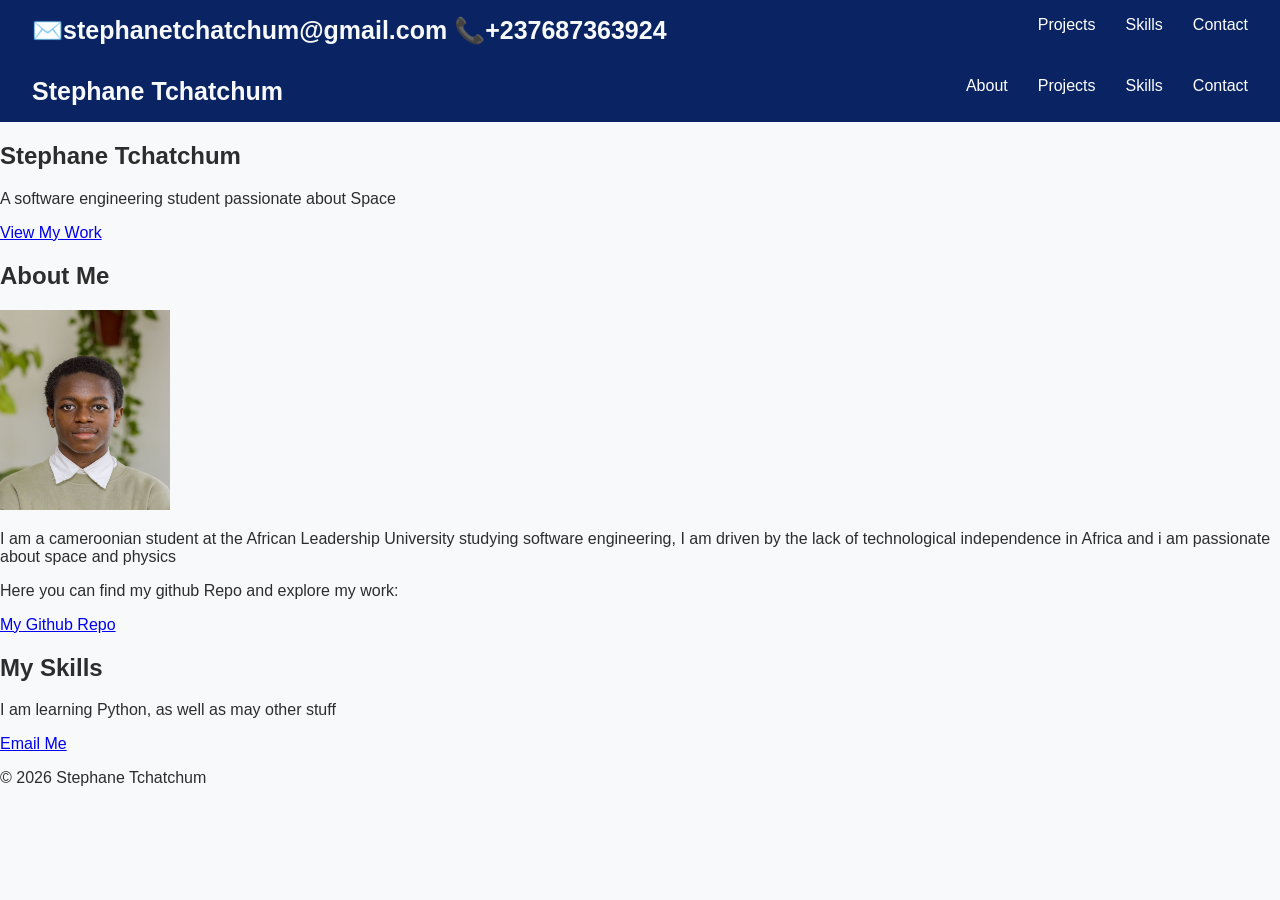
<file: Project_51_Personal_Portfolio_Website/index.html>
<!DOCTYPE html>
<html lang="en">
    <head>
        <meta charset="UTF-8">
        <link rel="stylesheet" href="styles.css">
        <title>Stephane | Developer & Space Enthusiast</title>
        <meta name="viewport" content="width=device-width, initial-scale=1.0">
        <meta name="description" content="Youn Developer building for africa's future">
    </head>
    <body>
        <header> 
            <nav>
                <span>✉️stephanetchatchum@gmail.com 📞+237687363924</span>
                <div>
                    <a href="#about"></a>
                    <a href="#projects">Projects</a>
                    <a href="#skills">Skills</a>
                    <a href="#contact">Contact</a>
                </div>
            </nav> 

            <nav>
                <span>Stephane Tchatchum</span>
                <div>
                    <a href="#about">About</a>
                    <a href="#projects">Projects</a>
                    <a href="#skills">Skills</a>
                    <a href="#contact">Contact</a>
                </div>
            </nav> 
        </header> 
        <main> 
            <section id="hero">
                <h1>Stephane Tchatchum</h1>
                <p>A software engineering student passionate about Space</p>
                <a href="#projects">View My Work</a>
            </section> 
            <section id="about">
                <h2>About Me</h2>
                <img src="1E5A5543.JPG" alt="Stephane Smiling" width="170" height="200">
                <p>I am a cameroonian student at the African Leadership University studying software engineering, I am driven by the lack of technological independence in Africa and i am passionate about space and physics</p>
            </section> 
            <section id="projects">
                <p>Here you can find my github Repo and explore my work:</p>
                <a href="https://github.com/stephanetchatchum">My Github Repo</a>
            </section> 
            <section id="skills">
                <h2>My Skills</h2>
                <p>I am learning Python, as well as may other stuff</p>
            </section> 
            <section id="contact">
                <a href="mailto:stephanetchatchum@gmail.com">Email Me</a>
            </section> 
        </main> 
        <footer>
            <p>© 2026 Stephane Tchatchum</p>
        </footer>
    </body>
</html>
</file>
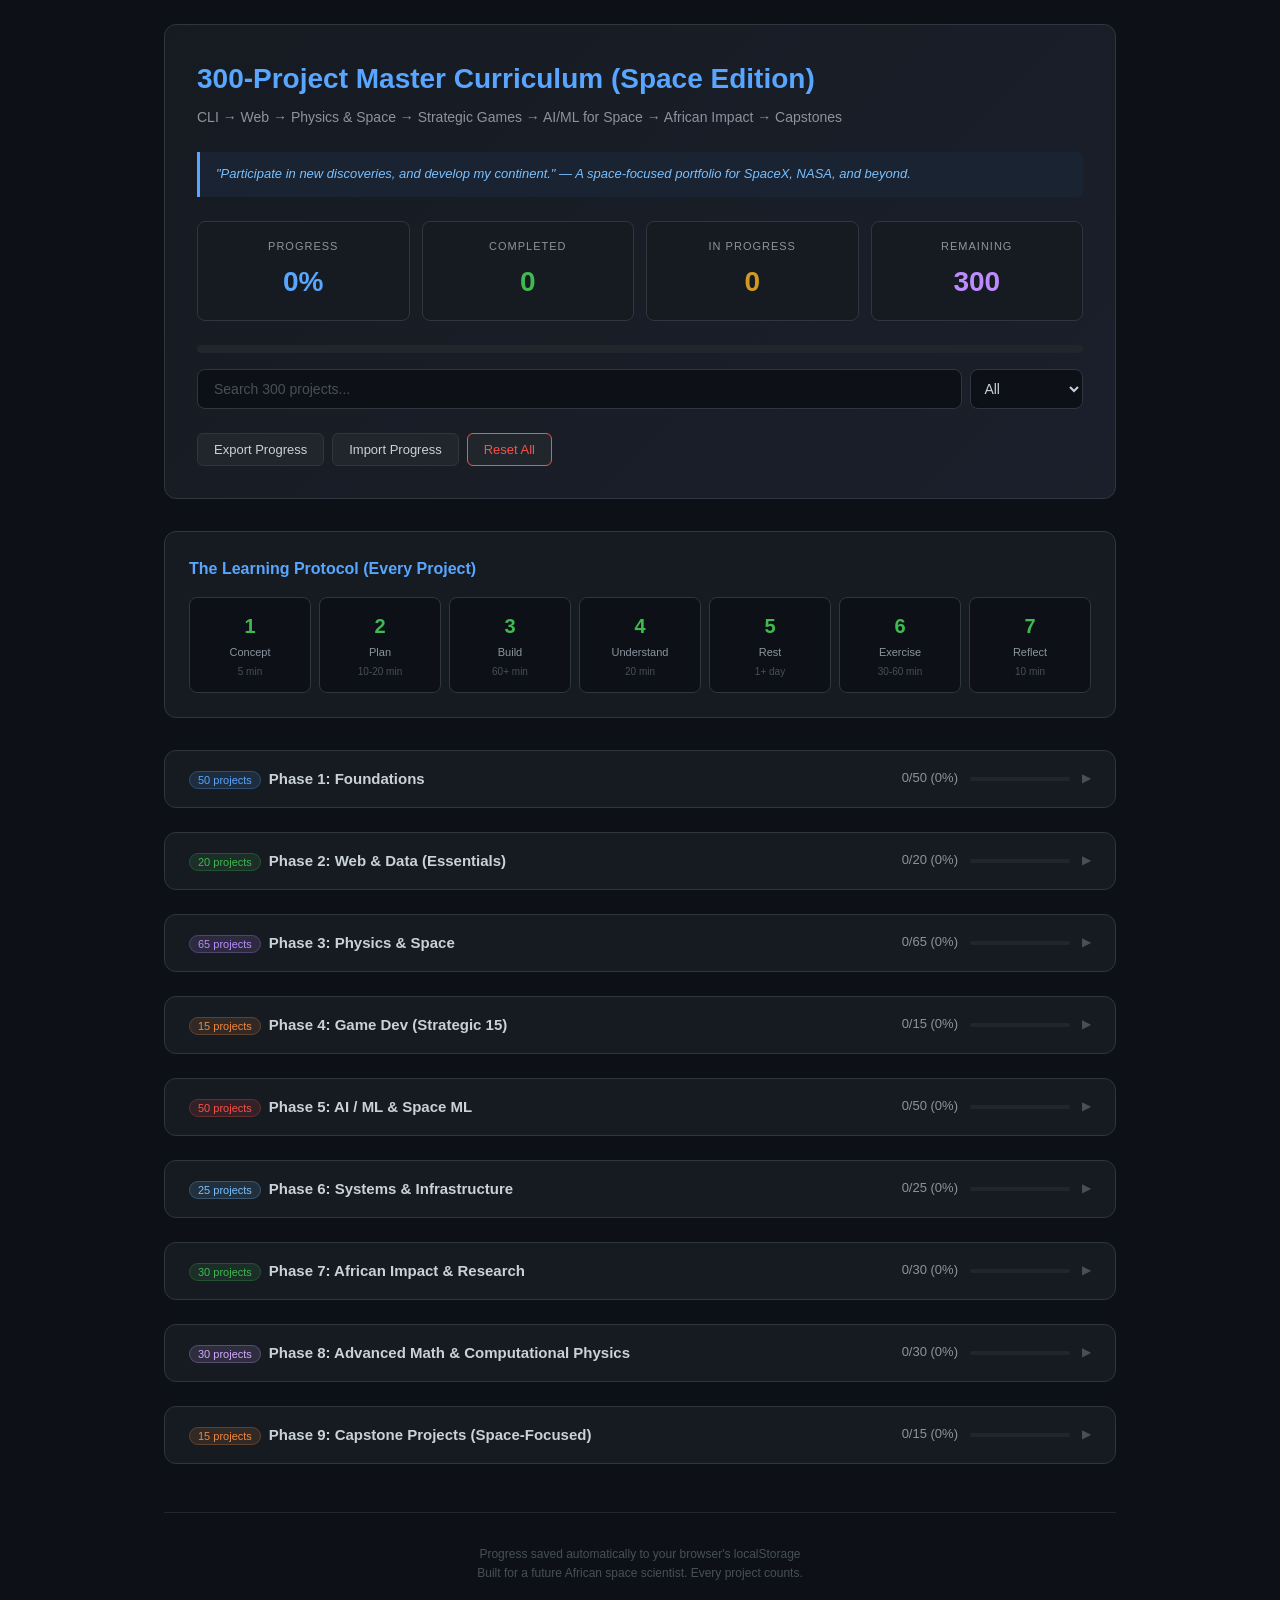
<file: master_curriculum_300.html>
<!DOCTYPE html>
<html lang="en">
<head>
    <meta charset="UTF-8">
    <meta name="viewport" content="width=device-width, initial-scale=1.0">
    <title>300-Project Master Curriculum (Space Edition)</title>
    <style>
        * { margin: 0; padding: 0; box-sizing: border-box; }
        body { font-family: -apple-system, BlinkMacSystemFont, 'Segoe UI', Roboto, sans-serif; background: #0d1117; color: #c9d1d9; line-height: 1.6; }
        .container { max-width: 1000px; margin: 0 auto; padding: 1.5rem; }

        header { background: linear-gradient(135deg, #161b22 0%, #1a1f2b 100%); padding: 2rem; border-radius: 12px; margin-bottom: 2rem; border: 1px solid #30363d; }
        h1 { font-size: 28px; color: #58a6ff; margin-bottom: 0.25rem; }
        .subtitle { color: #8b949e; font-size: 14px; margin-bottom: 1.5rem; }
        .mission { background: #1a2332; border-left: 3px solid #58a6ff; padding: 0.75rem 1rem; border-radius: 0 6px 6px 0; font-size: 13px; color: #79c0ff; margin-bottom: 1.5rem; font-style: italic; }

        .stats { display: grid; grid-template-columns: repeat(auto-fit, minmax(140px, 1fr)); gap: 12px; margin-bottom: 1.5rem; }
        .stat-card { background: #161b22; padding: 1rem; border-radius: 8px; border: 1px solid #30363d; text-align: center; }
        .stat-label { font-size: 11px; color: #8b949e; text-transform: uppercase; letter-spacing: 1px; margin-bottom: 4px; }
        .stat-value { font-size: 28px; font-weight: 700; color: #58a6ff; }
        .stat-value.green { color: #3fb950; }
        .stat-value.amber { color: #d29922; }
        .stat-value.purple { color: #bc8cff; }

        .progress-bar { width: 100%; height: 8px; background: #21262d; border-radius: 4px; overflow: hidden; margin: 1rem 0; }
        .progress-fill { height: 100%; background: linear-gradient(90deg, #238636, #3fb950); transition: width 0.5s ease; border-radius: 4px; }

        .search-container { margin-bottom: 1.5rem; display: flex; gap: 8px; }
        .search-input { flex: 1; padding: 0.6rem 1rem; font-size: 14px; border: 1px solid #30363d; border-radius: 8px; background: #0d1117; color: #c9d1d9; outline: none; }
        .search-input:focus { border-color: #58a6ff; box-shadow: 0 0 0 3px rgba(88,166,255,0.1); }
        .search-input::placeholder { color: #484f58; }
        .filter-select { padding: 0.6rem; border: 1px solid #30363d; border-radius: 8px; background: #0d1117; color: #c9d1d9; font-size: 14px; cursor: pointer; outline: none; }

        .button-group { display: flex; gap: 8px; margin-top: 1rem; flex-wrap: wrap; }
        .btn { padding: 0.5rem 1rem; border: 1px solid #30363d; background: #21262d; border-radius: 6px; cursor: pointer; font-size: 13px; color: #c9d1d9; transition: all 0.2s; }
        .btn:hover { background: #30363d; border-color: #58a6ff; }
        .btn.danger { border-color: #f85149; color: #f85149; }
        .btn.danger:hover { background: #3d1214; }

        .protocol-box { background: #161b22; border: 1px solid #30363d; border-radius: 12px; padding: 1.5rem; margin-bottom: 2rem; }
        .protocol-box h2 { font-size: 16px; color: #58a6ff; margin-bottom: 1rem; }
        .protocol-steps { display: grid; grid-template-columns: repeat(auto-fit, minmax(120px, 1fr)); gap: 8px; }
        .protocol-step { background: #0d1117; padding: 0.75rem; border-radius: 8px; text-align: center; border: 1px solid #30363d; }
        .protocol-step .step-num { font-size: 20px; font-weight: 700; color: #3fb950; }
        .protocol-step .step-name { font-size: 11px; color: #8b949e; margin-top: 2px; }
        .protocol-step .step-time { font-size: 10px; color: #484f58; margin-top: 2px; }

        .phase { background: #161b22; margin-bottom: 1.5rem; border-radius: 12px; overflow: hidden; border: 1px solid #30363d; }
        .phase-header { padding: 1rem 1.5rem; display: flex; justify-content: space-between; align-items: center; cursor: pointer; user-select: none; }
        .phase-header:hover { background: #1c2128; }
        .phase-title { font-size: 15px; font-weight: 600; color: #c9d1d9; }
        .phase-title .phase-tag { font-size: 11px; padding: 2px 8px; border-radius: 12px; margin-right: 8px; font-weight: 500; }
        .phase-progress { display: flex; align-items: center; gap: 12px; }
        .phase-pct { font-size: 13px; color: #8b949e; }
        .phase-bar { width: 100px; height: 4px; background: #21262d; border-radius: 2px; overflow: hidden; }
        .phase-bar-fill { height: 100%; background: #3fb950; transition: width 0.3s; }
        .phase-arrow { color: #484f58; transition: transform 0.3s; font-size: 12px; }

        .tier { border-top: 1px solid #21262d; }
        .tier-header { padding: 0.75rem 1.5rem; background: #0d1117; display: flex; justify-content: space-between; align-items: center; }
        .tier-title { font-size: 13px; font-weight: 500; color: #8b949e; }
        .tier-count { font-size: 12px; color: #484f58; }
        .tier-math { font-size: 11px; color: #bc8cff; background: #1e1535; padding: 2px 8px; border-radius: 10px; margin-left: 8px; }

        .projects { list-style: none; padding: 0; }
        .project { padding: 0.6rem 1.5rem; border-top: 1px solid #161b22; display: flex; align-items: flex-start; gap: 10px; transition: background 0.2s; }
        .project:hover { background: #1c2128; }
        .project.completed { background: #122117; }
        .project.in-progress { background: #2a1f0a; }

        .project-select { min-width: 32px; width: 32px; height: 32px; padding: 0; border: 2px solid #30363d; border-radius: 50%; background: transparent; cursor: pointer; font-size: 14px; color: #c9d1d9; display: flex; align-items: center; justify-content: center; flex-shrink: 0; transition: all 0.2s; appearance: none; -webkit-appearance: none; text-align: center; }
        .project-select.completed { background: #238636; border-color: #238636; color: white; }
        .project-select.in-progress { background: #9e6a03; border-color: #9e6a03; color: white; }

        .project-content { flex: 1; min-width: 0; }
        .project-name { font-size: 13px; font-weight: 500; color: #c9d1d9; }
        .project-desc { font-size: 12px; color: #8b949e; margin-top: 2px; }
        .project-concepts { font-size: 11px; color: #58a6ff; margin-top: 3px; }
        .project-exercise { font-size: 11px; color: #3fb950; margin-top: 2px; font-style: italic; }
        .project-id { font-size: 11px; color: #484f58; flex-shrink: 0; min-width: 30px; text-align: right; padding-top: 2px; }

        .hidden { display: none; }

        .footer { text-align: center; margin-top: 3rem; padding: 2rem; color: #484f58; font-size: 12px; border-top: 1px solid #21262d; }
        .footer a { color: #58a6ff; text-decoration: none; }

        input[type="file"] { display: none; }

        .project-detail-btn { font-size: 11px; color: #58a6ff; background: transparent; border: 1px solid #30363d; border-radius: 4px; padding: 2px 8px; cursor: pointer; margin-top: 4px; transition: all 0.2s; }
        .project-detail-btn:hover { background: #1c2128; border-color: #58a6ff; }
        .project-detail-btn.active { background: #1a2332; border-color: #58a6ff; }
        .project-details { display: none; margin-top: 8px; padding: 14px; background: #0d1117; border: 1px solid #30363d; border-radius: 8px; font-size: 12px; color: #c9d1d9; white-space: pre-wrap; line-height: 1.7; font-family: 'SF Mono', 'Fira Code', 'Cascadia Code', monospace; max-height: 600px; overflow-y: auto; }
        .project-details.show { display: block; animation: slideDown 0.2s ease-out; }
        @keyframes slideDown { from { opacity: 0; transform: translateY(-4px); } to { opacity: 1; transform: translateY(0); } }

        @media (max-width: 600px) {
            .container { padding: 1rem; }
            .stats { grid-template-columns: repeat(2, 1fr); }
            .protocol-steps { grid-template-columns: repeat(3, 1fr); }
            .phase-bar { width: 60px; }
            .project { padding: 0.5rem 1rem; }
            .project-details { font-size: 11px; max-height: 500px; }
        }
    </style>
</head>
<body>
<div class="container">
    <header>
        <h1>300-Project Master Curriculum (Space Edition)</h1>
        <p class="subtitle">CLI &rarr; Web &rarr; Physics &amp; Space &rarr; Strategic Games &rarr; AI/ML for Space &rarr; African Impact &rarr; Capstones</p>
        <div class="mission">"Participate in new discoveries, and develop my continent." &mdash; A space-focused portfolio for SpaceX, NASA, and beyond.</div>

        <div class="stats">
            <div class="stat-card"><div class="stat-label">Progress</div><div class="stat-value" id="overall-pct">0%</div></div>
            <div class="stat-card"><div class="stat-label">Completed</div><div class="stat-value green" id="completed-count">0</div></div>
            <div class="stat-card"><div class="stat-label">In Progress</div><div class="stat-value amber" id="in-progress-count">0</div></div>
            <div class="stat-card"><div class="stat-label">Remaining</div><div class="stat-value purple" id="remaining-count">300</div></div>
        </div>

        <div class="progress-bar"><div class="progress-fill" id="overall-bar" style="width:0%"></div></div>

        <div class="search-container">
            <input type="text" id="search" class="search-input" placeholder="Search 300 projects...">
            <select id="status-filter" class="filter-select">
                <option value="all">All</option>
                <option value="not-started">Not Started</option>
                <option value="in-progress">In Progress</option>
                <option value="completed">Completed</option>
            </select>
        </div>

        <div class="button-group">
            <button class="btn" onclick="exportData()">Export Progress</button>
            <button class="btn" onclick="document.getElementById('import-file').click()">Import Progress</button>
            <button class="btn danger" onclick="resetData()">Reset All</button>
            <input type="file" id="import-file" accept=".json">
        </div>
    </header>

    <div class="protocol-box">
        <h2>The Learning Protocol (Every Project)</h2>
        <div class="protocol-steps">
            <div class="protocol-step"><div class="step-num">1</div><div class="step-name">Concept</div><div class="step-time">5 min</div></div>
            <div class="protocol-step"><div class="step-num">2</div><div class="step-name">Plan</div><div class="step-time">10-20 min</div></div>
            <div class="protocol-step"><div class="step-num">3</div><div class="step-name">Build</div><div class="step-time">60+ min</div></div>
            <div class="protocol-step"><div class="step-num">4</div><div class="step-name">Understand</div><div class="step-time">20 min</div></div>
            <div class="protocol-step"><div class="step-num">5</div><div class="step-name">Rest</div><div class="step-time">1+ day</div></div>
            <div class="protocol-step"><div class="step-num">6</div><div class="step-name">Exercise</div><div class="step-time">30-60 min</div></div>
            <div class="protocol-step"><div class="step-num">7</div><div class="step-name">Reflect</div><div class="step-time">10 min</div></div>
        </div>
    </div>

    <div id="phases-container"></div>

    <div class="footer">
        <p>Progress saved automatically to your browser's localStorage</p>
        <p>Built for a future African space scientist. Every project counts.</p>
    </div>
</div>

<script>

const PROJECT_DETAILS = {"1": "WHAT YOU'RE BUILDING\nA CLI program that personally greets the user, displaying a multi-line, formatted greeting using the data they enter.\n\nREQUIREMENTS\n- Ask the user for at least 4 pieces of information (name, favorite color, job, dream)\n- Display all the information back in a clean, multi-line format using f-strings\n- Use \\n inside f-strings to control line breaks\n- Empty input must NOT crash the program — handle it gracefully (e.g., default to \"Anonymous\")\n- Display a final greeting that includes ALL collected info\n\nCONCEPTS TO LEARN\n- input() function — Python docs: https://docs.python.org/3/library/functions.html#input\n- f-strings (formatted string literals) — https://realpython.com/python-f-strings/\n- print() with multi-line strings — https://www.geeksforgeeks.org/print-newline-python/\n- String methods (.strip(), .title()) — https://docs.python.org/3/library/stdtypes.html#string-methods\n\nEXAMPLE INTERACTION\n  Enter your name: Stephane\n  Enter your favorite color: Blue\n  Enter your job: Student\n  Enter your dream: Build Africa's tech future\n\n  ============================\n  Hello, Stephane!\n  Your favorite color is Blue.\n  You work as a Student.\n  Your dream: Build Africa's tech future\n  ============================\n\nEDGE CASES TO HANDLE\n- User presses Enter without typing anything (empty string)\n- User enters extra spaces (use .strip() to clean input)\n- User enters very long text (don't crash, just display it)\n\nSTRETCH GOALS (OPTIONAL)\n- Add ANSI color codes to make output colorful\n- Build a multilingual greeter (English, French, Kinyarwanda) — ask user for language first\n- Save greeting to a text file with timestamp", "2": "WHAT YOU'RE BUILDING\nA temperature converter CLI that converts between Celsius, Fahrenheit, and Kelvin.\n\nREQUIREMENTS\n- Support all 6 conversions: C->F, F->C, C->K, K->C, F->K, K->F\n- Use functions: define one function per conversion (e.g., celsius_to_fahrenheit(c))\n- Use float() for decimal precision\n- Format output to 2 decimal places using .2f format spec\n- Handle same-unit conversion (C->C means no change)\n- Validate input: invalid units must show an error, not crash\n- Run in a loop so user can do multiple conversions before quitting\n\nCONCEPTS TO LEARN\n- Functions (def, return, parameters) — https://docs.python.org/3/tutorial/controlflow.html#defining-functions\n- Type conversion (float, int, str) — https://docs.python.org/3/library/functions.html#float\n- f-string formatting specifiers (.2f) — https://docs.python.org/3/library/string.html#format-specification-mini-language\n- if/elif/else chains — https://docs.python.org/3/tutorial/controlflow.html#if-statements\n- while loops — https://wiki.python.org/moin/WhileLoop\n\nFORMULAS\n  C -> F: (C * 9/5) + 32\n  F -> C: (F - 32) * 5/9\n  C -> K: C + 273.15\n  K -> C: K - 273.15\n  F -> K: (F - 32) * 5/9 + 273.15\n  K -> F: (K - 273.15) * 9/5 + 32\n\nEXAMPLE INTERACTION\n  === Temperature Converter ===\n  Enter value: 100\n  From unit (C/F/K): C\n  To unit (C/F/K): F\n  100.00 C = 212.00 F\n\n  Convert another? (y/n): y\n  ...\n\nEDGE CASES TO HANDLE\n- Non-numeric input for value (use try/except)\n- Invalid unit codes (e.g., \"X\" or empty)\n- Lowercase input (accept both \"c\" and \"C\")\n- Negative temperatures (valid for C and F, NOT for K — warn user)\n\nSTRETCH GOALS (OPTIONAL)\n- Add Rankine and Reaumur scales\n- Auto-detect unit from input (e.g., \"100C\" -> celsius)\n- Save conversion history to a file", "3": "WHAT YOU'RE BUILDING\nA number guessing game where the computer picks a random number between 1-100 and the user must guess it. The program gives \"too high\" or \"too low\" hints.\n\nREQUIREMENTS\n- Use random.randint(1, 100) to pick a target number\n- Loop until the user guesses correctly\n- After each guess, tell user \"too high\" or \"too low\"\n- Count total guesses and display when correct\n- Handle non-integer input with try/except (don't crash)\n- Out-of-range guesses (negative, >100) should warn but not count as a guess\n- Ask if user wants to play again after winning\n\nCONCEPTS TO LEARN\n- random.randint() — https://docs.python.org/3/library/random.html#random.randint\n- while loops with break — https://www.w3schools.com/python/python_while_loops.asp\n- try/except for input validation — https://docs.python.org/3/tutorial/errors.html\n- Conditional logic (if/elif/else) — https://realpython.com/python-conditional-statements/\n\nEXAMPLE INTERACTION\n  === Number Guessing Game ===\n  I'm thinking of a number between 1 and 100.\n\n  Your guess: 50\n  Too high!\n  Your guess: 25\n  Too low!\n  Your guess: abc\n  That's not a number, try again.\n  Your guess: 37\n  Correct! You got it in 3 guesses.\n\n  Play again? (y/n):\n\nEDGE CASES TO HANDLE\n- Non-integer input (letters, symbols)\n- Empty input\n- Numbers outside 1-100 range\n- Decimal numbers (reject or convert?)\n\nSTRETCH GOALS (OPTIONAL)\n- AI mode: computer guesses YOUR number using binary search\n- Difficulty levels: Easy (1-50, unlimited), Medium (1-100, 7 guesses), Hard (1-1000, 10 guesses)\n- Save high scores (fewest guesses per difficulty) to a JSON file", "4": "WHAT YOU'RE BUILDING\nA CLI calculator that evaluates math expressions and remembers all past calculations.\n\nREQUIREMENTS\n- Accept math expressions like \"5 + 3\", \"10 * 2.5\", \"100 / 4\"\n- Support: +, -, *, /, **, %, and parentheses\n- Store every successful calculation in a history list (input + result)\n- Special commands: type \"history\" to see all past calculations, \"clear\" to erase history, \"quit\" to exit\n- Handle invalid expressions (e.g., \"5 + abc\") with try/except\n- Handle division by zero\n- Display result formatted nicely (don't show .0 if result is whole number)\n\nCONCEPTS TO LEARN\n- eval() and its risks — https://realpython.com/python-eval-function/\n- Lists and .append() — https://docs.python.org/3/tutorial/datastructures.html\n- String methods (.strip(), .lower()) — https://docs.python.org/3/library/stdtypes.html#string-methods\n- try/except with multiple exception types (ZeroDivisionError, SyntaxError) — https://docs.python.org/3/tutorial/errors.html#handling-exceptions\n\nEXAMPLE INTERACTION\n  === Calculator ===\n  Type 'history' to see past calcs, 'clear' to reset, 'quit' to exit.\n\n  > 5 + 3\n  = 8\n  > 10 * 2.5\n  = 25.0\n  > history\n  1. 5 + 3 = 8\n  2. 10 * 2.5 = 25.0\n  > 100 / 0\n  Error: Division by zero\n  > quit\n  Goodbye!\n\nEDGE CASES TO HANDLE\n- Empty input (just press Enter)\n- Division by zero (catch ZeroDivisionError specifically)\n- Invalid syntax (e.g., \"5 +\" or \"* 3\")\n- Very large numbers (don't crash, display correctly)\n- Negative numbers and parentheses\n\nSECURITY NOTE\neval() is dangerous because it can execute ANY Python code. For this project, eval is fine as a learning tool — but later, replace it with a proper expression parser. For now, just be aware.\n\nSTRETCH GOALS (OPTIONAL)\n- Replace eval() with a custom math parser (no built-in eval)\n- Add scientific functions: sin, cos, sqrt, log\n- Save history to file so it persists across sessions\n- Support variables (e.g., \"x = 5\", then \"x * 2\")", "5": "WHAT YOU'RE BUILDING\nA program that reads a text file, counts the total words, and shows the most common words.\n\nREQUIREMENTS\n- Ask the user for a filename\n- Open and read the file\n- Count total words (split by whitespace)\n- Count word frequencies (which word appears how many times)\n- Show top 5 most common words with their counts\n- Show total word count, total unique words, and longest word\n- Handle FileNotFoundError gracefully (don't crash)\n- Case-insensitive counting (\"The\" and \"the\" count as the same word)\n- Strip punctuation so \"hello,\" and \"hello\" count together\n\nCONCEPTS TO LEARN\n- File I/O: open(), read(), close(), with statement — https://docs.python.org/3/tutorial/inputoutput.html#reading-and-writing-files\n- collections.Counter — https://docs.python.org/3/library/collections.html#collections.Counter\n- String methods: .split(), .lower(), .strip() — https://docs.python.org/3/library/stdtypes.html#string-methods\n- string.punctuation — https://docs.python.org/3/library/string.html#string.punctuation\n- Exception handling (FileNotFoundError) — https://docs.python.org/3/tutorial/errors.html\n\nEXAMPLE INTERACTION\n  Enter filename: sample.txt\n\n  === Analysis Results ===\n  Total words: 1,247\n  Unique words: 412\n  Longest word: \"internationally\" (15 chars)\n\n  Top 5 most common words:\n  1. the    (89 occurrences)\n  2. and    (54 occurrences)\n  3. of     (47 occurrences)\n  4. to     (39 occurrences)\n  5. a      (35 occurrences)\n\nEDGE CASES TO HANDLE\n- File doesn't exist (FileNotFoundError)\n- Empty file (no words)\n- File with only one word\n- File with mixed case (\"Hello\" vs \"hello\")\n- Words with attached punctuation (\"hello,\" \"world!\" \"don't\")\n- Very large files (don't crash, just be slow)\n\nSTRETCH GOALS (OPTIONAL)\n- Process multiple files at once, output combined report as CSV\n- Filter out \"stop words\" (common words like \"the\", \"and\", \"of\")\n- Show word length distribution as a histogram (text-based bar chart)\n- Find palindromes in the text", "6": "WHAT YOU'RE BUILDING\nA contact book with full CRUD operations (Create, Read, Update, Delete) that saves contacts to a JSON file so they persist across runs.\n\nREQUIREMENTS\n- Store contacts as a dictionary: {name: {phone, email, ...}}\n- Add new contact (name + phone + email)\n- View all contacts (formatted display)\n- Search contact by name (handle \"not found\")\n- Update existing contact (let user choose which field to update)\n- Delete a contact (with confirmation prompt)\n- Save to contacts.json automatically after every change\n- Load contacts.json on program start\n- Menu loop until user quits\n\nCONCEPTS TO LEARN\n- Dictionaries: keys, values, items, .get() — https://docs.python.org/3/tutorial/datastructures.html#dictionaries\n- JSON: json.dump(), json.load() — https://docs.python.org/3/library/json.html\n- File handling with 'with' — https://realpython.com/python-with-statement/\n- Iterating dicts: for key, value in dict.items() — https://docs.python.org/3/library/stdtypes.html#dict.items\n- Functions returning early — https://realpython.com/python-return-statement/\n\nEXAMPLE INTERACTION\n  === Contact Book ===\n  1. Add contact\n  2. View all\n  3. Search\n  4. Update\n  5. Delete\n  6. Quit\n  Choice: 1\n\n  Name: Alice\n  Phone: +250788123456\n  Email: alice@example.com\n  Contact added!\n\n  Choice: 2\n  All Contacts:\n  - Alice: +250788123456 | alice@example.com\n\n  Choice: 4\n  Name to update: Alice\n  Field (phone/email): email\n  New value: alice2@new.com\n  Updated!\n\n  Choice: 5\n  Name to delete: Alice\n  Are you sure? (y/n): y\n  Deleted.\n\nEDGE CASES TO HANDLE\n- contacts.json doesn't exist yet (first run) — start with empty dict\n- Adding contact with name that already exists (overwrite or warn?)\n- Searching/updating/deleting non-existent contact\n- Invalid email format (basic check: must contain @)\n- Empty field input (require all fields)\n\nSTRETCH GOALS (OPTIONAL)\n- Add fields: address, birthday, notes\n- Categorize contacts (groups: family, work, friends)\n- Export to vCard (.vcf) format\n- Import contacts from CSV\n- Search by partial name match", "7": "WHAT YOU'RE BUILDING\nA todo list manager with task status tracking, statistics, and JSON persistence.\n\nREQUIREMENTS\n- Store tasks as a list of dictionaries: [{title, description, status, created_at}]\n- Add task (with title, description, default status \"pending\")\n- View all tasks formatted with status icons (e.g., [✓] for done, [ ] for pending)\n- Mark task complete by its number (1, 2, 3...)\n- Delete task by number\n- Show statistics: total tasks, pending, completed, completion percentage\n- Save to todo_list.json after every change\n- Load todo_list.json on start\n- Use datetime.now() for created_at timestamps\n\nCONCEPTS TO LEARN\n- Lists of dictionaries — https://realpython.com/python-dicts/\n- enumerate() for numbered display — https://docs.python.org/3/library/functions.html#enumerate\n- datetime module — https://docs.python.org/3/library/datetime.html\n- JSON serialization with datetime (datetime needs str conversion) — https://realpython.com/python-json/\n- list.pop() and list.remove() — https://docs.python.org/3/tutorial/datastructures.html\n\nEXAMPLE INTERACTION\n  === Todo List ===\n  Stats: 3 total, 1 done, 2 pending (33% complete)\n\n  1. [✓] Buy groceries - Milk, eggs, bread (created 2026-04-30)\n  2. [ ] Finish project 9 - Expense tracker (created 2026-05-01)\n  3. [ ] Read 1 chapter of book (created 2026-05-01)\n\n  1. Add  2. View  3. Mark done  4. Delete  5. Quit\n  Choice: 3\n  Task number to mark done: 2\n  Marked task 2 as done!\n\nEDGE CASES TO HANDLE\n- Empty todo list (show \"No tasks yet\")\n- Marking task that's already done\n- Invalid task number (out of range, negative, zero)\n- Non-integer input for task number\n- Empty title (require it)\n\nSTRETCH GOALS (OPTIONAL)\n- Priority levels (high, medium, low) with sorting\n- Due dates with overdue alerts (compare datetime.now() to due date)\n- Recurring tasks (daily, weekly)\n- Filter view: show only pending or only completed\n- Tags/categories", "8": "WHAT YOU'RE BUILDING\nA password generator with customizable character sets and strength evaluation.\n\nREQUIREMENTS\n- Ask user for password length (validate: must be > 0)\n- Let user choose character types: uppercase, lowercase, digits, symbols (yes/no for each)\n- Use random.choice() OR secrets.choice() to pick characters (secrets is more secure)\n- At least one character type must be selected (don't allow all-no)\n- Use the string module for character sets (string.ascii_uppercase, etc.)\n- Evaluate strength of generated password:\n  - Weak: < 8 chars\n  - Medium: 8-12 chars with at least 2 character types\n  - Strong: 12+ chars with 3+ character types\n- Allow user to generate multiple passwords in a session\n- Show a visual strength meter (e.g., ████░░░░░░ for 40%)\n\nCONCEPTS TO LEARN\n- secrets module (cryptographically secure random) — https://docs.python.org/3/library/secrets.html\n- random module (less secure but simpler) — https://docs.python.org/3/library/random.html\n- string module (ascii_lowercase, ascii_uppercase, digits, punctuation) — https://docs.python.org/3/library/string.html\n- List comprehensions — https://realpython.com/list-comprehension-python/\n- ''.join() to combine list of chars into string — https://docs.python.org/3/library/stdtypes.html#str.join\n\nEXAMPLE INTERACTION\n  === Password Generator ===\n  Length: 16\n  Include uppercase? (y/n): y\n  Include lowercase? (y/n): y\n  Include digits? (y/n): y\n  Include symbols? (y/n): y\n\n  Generated: K9$mPx2vN!qLrTzF\n  Strength: Strong (████████████████ 100%)\n\n  Generate another? (y/n): n\n\nEDGE CASES TO HANDLE\n- Length of 0 or negative (reject)\n- All character types set to \"no\" (reject — must pick at least one)\n- Very large length (e.g., 10000) — should still work\n- Non-numeric length input\n\nSTRETCH GOALS (OPTIONAL)\n- Passphrase mode: 3-5 random words joined by dashes (need a word list)\n- Avoid ambiguous characters mode (skip 0/O, 1/l/I)\n- Generate password meeting specific policies (e.g., \"must have 2 digits and 1 symbol\")\n- Estimate crack time based on length and character set\n- Check generated password against haveibeenpwned API (if you know APIs)", "9": "WHAT YOU'RE BUILDING\nAn expense tracker that categorizes spending and generates monthly reports.\n\nREQUIREMENTS\n- Add expenses with: amount, category, date (default today), description\n- Categories (fixed list): Food, Transport, Entertainment, Bills, Other\n- View all expenses formatted as a table\n- Filter by category (show only one category)\n- Filter by date range (this month, last 7 days)\n- Monthly report:\n  - Total spent this month\n  - Breakdown per category with percentages\n  - Daily average (total / days elapsed in month)\n  - Highest single expense\n- Save to expenses.json after every change\n- Load expenses.json on start\n- Validate inputs (amount > 0, category in list, valid date format)\n\nCONCEPTS TO LEARN\n- datetime.strptime() and .strftime() for parsing/formatting dates — https://docs.python.org/3/library/datetime.html#strftime-and-strptime-behavior\n- Filtering lists with comprehensions — https://realpython.com/list-comprehension-python/\n- Dictionary aggregation (group by category) — https://realpython.com/python-defaultdict/\n- f-string number formatting (commas, decimals) — https://docs.python.org/3/library/string.html#format-specification-mini-language\n- sum() with generator expressions — https://docs.python.org/3/library/functions.html#sum\n\nEXAMPLE INTERACTION\n  === Expense Tracker ===\n  1. Add expense  2. View all  3. By category  4. Monthly report  5. Quit\n  Choice: 4\n\n  === April 2026 Report ===\n  Total: 43,000 RWF\n  Daily average: 1,720 RWF\n  Highest: 12,000 RWF (Bills - Electricity)\n\n  Breakdown:\n    Food:          15,000 RWF (35%)\n    Bills:         12,000 RWF (28%)\n    Transport:      8,000 RWF (19%)\n    Entertainment:  5,000 RWF (12%)\n    Other:          3,000 RWF ( 7%)\n\nEDGE CASES TO HANDLE\n- expenses.json doesn't exist (first run)\n- No expenses yet (show \"no data\")\n- Invalid date format (yyyy-mm-dd required)\n- Amount is negative or zero\n- Category not in allowed list (case-insensitive check)\n- Month with no expenses (don't divide by zero)\n\nSTRETCH GOALS (OPTIONAL — PROJECT 9 EXERCISE TWIST)\n- Set monthly budget per category (separate budgets.json)\n- Warn when category total reaches 80% of budget\n- Alert when budget is exceeded\n- Show budget status with progress bars in monthly report\n- Export report to CSV", "10": "WHAT YOU'RE BUILDING\nA quiz game with multiple questions, scoring, and randomized question order.\n\nREQUIREMENTS\n- Store questions as a list of dictionaries: [{question, options (list), correct_answer}]\n- At least 10 questions across 2-3 categories (e.g., Geography, Math, Science)\n- Randomize question order using random.shuffle()\n- Display question with multiple-choice options (A, B, C, D)\n- Accept user answer (A/B/C/D, case-insensitive)\n- Validate answer input\n- Show \"Correct!\" or \"Wrong! The answer was X\"\n- Track score (correct count / total)\n- Display final score with percentage at the end\n- Optional: let user pick a category at start\n\nCONCEPTS TO LEARN\n- random.shuffle() — https://docs.python.org/3/library/random.html#random.shuffle\n- List of dicts — https://realpython.com/python-data-structures/\n- String comparison (.upper() to normalize) — https://docs.python.org/3/library/stdtypes.html#str.upper\n- enumerate() with start parameter — https://docs.python.org/3/library/functions.html#enumerate\n- Computing percentage with rounding — https://docs.python.org/3/library/functions.html#round\n\nEXAMPLE INTERACTION\n  === Quiz Game ===\n  Pick a category: 1. Geography  2. Math  3. Science  4. Mixed\n  Choice: 4\n\n  Question 1/10: What is the capital of Rwanda?\n    A. Kigali\n    B. Lagos\n    C. Cairo\n    D. Nairobi\n  Your answer: A\n  Correct!\n\n  Question 2/10: What is 7 * 8?\n    A. 54\n    B. 56\n    C. 64\n    D. 49\n  Your answer: B\n  Correct!\n\n  ...\n\n  === Final Score ===\n  You got 8 out of 10 (80%)\n  Great job!\n\nEDGE CASES TO HANDLE\n- Invalid answer input (e.g., \"X\" or empty)\n- Lowercase vs uppercase (\"a\" vs \"A\")\n- Question list is empty (handle gracefully)\n- Score boundary feedback (\"Perfect!\" for 100%, \"Try again!\" for < 50%)\n\nSTRETCH GOALS (OPTIONAL)\n- Timed questions (use time.time() to measure speed)\n- Difficulty scaling: easy questions first, then harder ones\n- Save high scores per category to a JSON file\n- Load questions from an external JSON file (separate data from code)\n- Multi-player mode (track multiple users' scores)", "11": "WHAT YOU'RE BUILDING\nThe classic Hangman word-guessing game with ASCII art that draws as the user makes wrong guesses.\n\nREQUIREMENTS\n- Pick a random word from a word list (have at least 20 words)\n- Display word as underscores: \"_ _ _ _ _\" for a 5-letter word\n- Accept single letter guesses (one at a time)\n- Track guessed letters in a set (so duplicates are caught)\n- Show ASCII art hangman that progresses with each wrong guess\n- Game ends after 6 wrong guesses (full hangman drawn) — \"You lose\"\n- Game ends when full word is guessed — \"You win\"\n- Reveal letters in correct positions when guessed (e.g., \"_ E _ _ O\")\n- Show list of guessed letters\n- Show remaining attempts after each guess\n\nCONCEPTS TO LEARN\n- Sets (no duplicates, fast lookup) — https://docs.python.org/3/tutorial/datastructures.html#sets\n- random.choice() to pick word — https://docs.python.org/3/library/random.html\n- String indexing and substitution — https://docs.python.org/3/tutorial/introduction.html#strings\n- Multi-line strings with triple quotes — https://docs.python.org/3/tutorial/introduction.html#strings\n- List of strings for ASCII art frames — https://www.w3schools.com/python/python_lists.asp\n\nASCII ART STAGES (6 stages)\n  Stage 0:        Stage 1:        Stage 2:        ... Stage 6 (full):\n    +---+           +---+           +---+              +---+\n        |               |           O   |              O   |\n        |               |               |             /|\\  |\n        |               |               |             / \\  |\n   ============   ============    ============   ============\n\nEXAMPLE INTERACTION\n  === Hangman ===\n  Word: _ _ _ _ _\n  Guessed: (none)\n  Attempts left: 6\n  Guess a letter: e\n\n  Word: _ E _ _ O\n  Guessed: e\n  Attempts left: 6\n  Guess a letter: a\n\n  Wrong! 'a' is not in the word.\n  Word: _ E _ _ O\n  Guessed: a, e\n  Attempts left: 5\n  ...\n\nEDGE CASES TO HANDLE\n- User enters more than one letter (reject)\n- User enters non-letter (digit, symbol)\n- User enters letter already guessed (don't penalize, just warn)\n- Empty input\n- Uppercase letter guesses\n\nSTRETCH GOALS (OPTIONAL)\n- Categories: animals, countries, programming concepts\n- Difficulty levels (short words = easy, long = hard)\n- Hint system (reveal one letter at cost of 1 attempt)\n- Two-player mode (one enters word, other guesses)\n- Save win/loss stats to JSON", "12": "WHAT YOU'RE BUILDING\nRock Paper Scissors with win/loss tracking and statistics across rounds.\n\nREQUIREMENTS\n- User picks rock, paper, or scissors\n- Computer picks randomly using random.choice()\n- Determine winner based on rules:\n  - Rock beats Scissors\n  - Scissors beats Paper\n  - Paper beats Rock\n- Track wins, losses, draws across all rounds\n- Display running statistics after each round (e.g., \"Wins: 3, Losses: 2, Draws: 1\")\n- Allow multiple rounds in a session\n- Quit option that shows final stats\n- Calculate win percentage at the end\n\nCONCEPTS TO LEARN\n- random.choice() with a list — https://docs.python.org/3/library/random.html#random.choice\n- if/elif/else chains for game logic — https://docs.python.org/3/tutorial/controlflow.html#if-statements\n- Counting with simple variables (or a dict) — https://realpython.com/python-counter/\n- String comparison and normalization (.lower()) — https://docs.python.org/3/library/stdtypes.html#str.lower\n- Loops with sentinel values (quit signal)\n\nEXAMPLE INTERACTION\n  === Rock Paper Scissors ===\n  Round 1: Choose rock/paper/scissors (or 'quit'): rock\n  You: rock | Computer: scissors\n  You win!\n  Stats: 1W 0L 0D\n\n  Round 2: Choose: paper\n  You: paper | Computer: scissors\n  You lose!\n  Stats: 1W 1L 0D\n\n  Round 3: Choose: quit\n\n  === Final Stats ===\n  Wins:   1 (50%)\n  Losses: 1 (50%)\n  Draws:  0 (0%)\n  Total rounds: 2\n\nEDGE CASES TO HANDLE\n- Invalid input (e.g., \"stone\")\n- Case sensitivity (\"Rock\" vs \"rock\")\n- Empty input\n- User quits before playing any rounds (show 0 stats)\n\nSTRETCH GOALS (OPTIONAL)\n- AI mode: computer learns YOUR patterns (track frequency of your choices, plays counter)\n- Best of N rounds mode (first to 3 wins)\n- Add Lizard and Spock (Rock-Paper-Scissors-Lizard-Spock)\n- Save stats to JSON across sessions\n- Streak tracking (current win streak, longest win streak)", "13": "WHAT YOU'RE BUILDING\nA student grade manager using Python classes (object-oriented programming).\n\nREQUIREMENTS\n- Create a Student class with:\n  - __init__(self, name, student_id) — constructor\n  - Attributes: name, student_id, grades (list, starts empty)\n  - Method: add_grade(grade) — appends a grade (validate 0-100)\n  - Method: get_average() — returns mean of grades\n  - Method: get_letter_grade() — returns A/B/C/D/F based on average\n  - __str__(self) — for nice printing of student info\n- Manage multiple students in a list (or dict by ID)\n- Menu options: add student, add grade to student, view student, view all, class average\n- Letter grade rules:\n  - A: 90-100\n  - B: 80-89\n  - C: 70-79\n  - D: 60-69\n  - F: 0-59\n- Save students to JSON, load on start\n\nCONCEPTS TO LEARN\n- Classes and __init__ — https://docs.python.org/3/tutorial/classes.html\n- self parameter — https://realpython.com/python3-object-oriented-programming/\n- Methods vs functions — https://www.geeksforgeeks.org/python-difference-method-function/\n- __str__ and __repr__ dunder methods — https://realpython.com/python-magic-methods/\n- statistics.mean() OR sum()/len() — https://docs.python.org/3/library/statistics.html\n\nEXAMPLE INTERACTION\n  === Grade Manager ===\n  1. Add student  2. Add grade  3. View student  4. View all  5. Class avg  6. Quit\n  Choice: 1\n  Name: Alice\n  Student ID: S001\n  Added!\n\n  Choice: 2\n  Student ID: S001\n  Grade: 85\n  Added grade 85 to Alice.\n\n  Choice: 3\n  Student ID: S001\n  Alice (S001)\n  Grades: [85, 92, 78]\n  Average: 85.0\n  Letter grade: B\n\nEDGE CASES TO HANDLE\n- Invalid grade (negative, > 100, non-numeric)\n- Adding grade to non-existent student\n- get_average() on student with no grades (return 0 or \"N/A\")\n- Duplicate student IDs (reject or overwrite?)\n- Empty grades list when calculating class average\n\nSTRETCH GOALS (OPTIONAL)\n- GPA calculation on 4.0 scale\n- Subjects/courses (each grade has a subject)\n- Grade distribution chart (text-based bar: how many A's, B's, etc.)\n- Honor roll detection (average > 90)\n- Inheritance: GraduateStudent(Student) with thesis_grade attribute", "14": "WHAT YOU'RE BUILDING\nA library system using Python OOP with inheritance and polymorphism.\n\nREQUIREMENTS\n- Base class LibraryItem:\n  - __init__(self, title, author, item_id)\n  - Attribute: is_available (bool, starts True)\n  - Method: checkout() — sets is_available = False, prints message\n  - Method: return_item() — sets is_available = True\n  - Method: display_info() — prints title, author, availability\n- Subclass Book(LibraryItem):\n  - Adds: pages (int), genre (str)\n  - Override display_info() to show pages and genre too\n  - Use super().__init__() for parent constructor\n- Subclass Magazine(LibraryItem):\n  - Adds: issue_number (int)\n  - Override display_info() to show issue number\n- Manage a collection of items in a list\n- Menu: add book, add magazine, checkout, return, view all, search by title\n\nCONCEPTS TO LEARN\n- Class inheritance — https://docs.python.org/3/tutorial/classes.html#inheritance\n- super() and parent constructors — https://realpython.com/python-super/\n- Method overriding — https://www.geeksforgeeks.org/method-overriding-in-python/\n- Polymorphism — https://realpython.com/python3-object-oriented-programming/#polymorphism\n- isinstance() to check object types — https://docs.python.org/3/library/functions.html#isinstance\n\nEXAMPLE INTERACTION\n  === Library System ===\n  1. Add book  2. Add magazine  3. Checkout  4. Return  5. View all  6. Search  7. Quit\n  Choice: 1\n  Title: Python Crash Course\n  Author: Eric Matthes\n  Pages: 544\n  Genre: Programming\n  Item ID: B001\n  Added!\n\n  Choice: 5\n  All Items:\n  - [Available] B001: Python Crash Course by Eric Matthes (Programming, 544 pages)\n  - [Checked out] M001: Wired Magazine by Various (Issue #347)\n\n  Choice: 3\n  Item ID: B001\n  Checked out 'Python Crash Course'.\n\nEDGE CASES TO HANDLE\n- Checkout an already-checked-out item\n- Return an item that's already available\n- Item ID not found\n- Invalid pages/issue number (negative, non-numeric)\n- Search with no matches (case-insensitive search)\n\nSTRETCH GOALS (OPTIONAL)\n- Add DVD class (with runtime_minutes)\n- Member class (track who has what checked out)\n- Due dates and overdue alerts (with datetime)\n- Save library to JSON (tricky with classes — research __dict__)\n- Reservation system (queue if item is unavailable)", "15": "WHAT YOU'RE BUILDING\nA personal diary/journal app with date-stamped entries and search.\n\nREQUIREMENTS\n- Add new entry: ask for content, auto-add timestamp using datetime.now()\n- Save each entry as a separate file (e.g., diary_2026-05-01_14-30.txt) OR all in one file\n- View all entries (list dates, let user pick one to read in full)\n- View entries by specific date\n- Search entries by keyword (case-insensitive)\n- Delete entry by date\n- Display total number of entries and date range\n\nCONCEPTS TO LEARN\n- datetime.now() and .strftime() for filenames — https://docs.python.org/3/library/datetime.html#strftime-and-strptime-behavior\n- os module: os.listdir(), os.path.join(), os.remove() — https://docs.python.org/3/library/os.html\n- File I/O modes ('w', 'r', 'a') — https://docs.python.org/3/tutorial/inputoutput.html#reading-and-writing-files\n- String search with 'in' operator — https://realpython.com/python-string-contains-substring/\n- Glob patterns (optional) — https://docs.python.org/3/library/glob.html\n\nEXAMPLE INTERACTION\n  === Personal Diary ===\n  1. New entry  2. View all  3. View by date  4. Search  5. Delete  6. Quit\n  Choice: 1\n  Write your entry (end with empty line):\n  > Today I finished project 9!\n  > It was hard but worth it.\n  >\n  Saved entry: 2026-05-01_14-30.txt\n\n  Choice: 4\n  Search keyword: project\n  Found 3 entries matching 'project':\n  1. 2026-04-29: ...working on project 8...\n  2. 2026-05-01: ...finished project 9...\n  3. 2026-05-02: ...starting project 10...\n\nEDGE CASES TO HANDLE\n- Empty entry (don't save)\n- Diary directory doesn't exist (create it on first run)\n- Search with no matches\n- File system issues (permission errors)\n- Entry with very long content (don't truncate, save fully)\n\nSTRETCH GOALS (OPTIONAL)\n- Mood tracking (rate each entry 1-10)\n- Monthly mood summary (average mood per month)\n- Tag entries (#work, #personal)\n- Encrypt entries (use the encryption from project 18 later)\n- Export all entries to a single PDF or markdown file", "16": "WHAT YOU'RE BUILDING\nA CSV file analyzer that reads tabular data, computes statistics on numeric columns, and handles missing values.\n\nREQUIREMENTS\n- Ask user for CSV filename\n- Read the file using the csv module\n- Display column headers and total row count\n- For each numeric column, calculate: mean, median, min, max, standard deviation\n- For text columns, show the most common value\n- Handle missing/empty values gracefully (skip them when computing stats)\n- Detect column types automatically (numeric vs text)\n- Handle FileNotFoundError\n\nCONCEPTS TO LEARN\n- csv module: csv.reader, csv.DictReader — https://docs.python.org/3/library/csv.html\n- statistics module: mean, median, stdev — https://docs.python.org/3/library/statistics.html\n- Type checking and conversion (try/except for float()) — https://realpython.com/python-data-types/\n- Counter for most common values — https://docs.python.org/3/library/collections.html#collections.Counter\n- Detecting numeric strings — https://www.geeksforgeeks.org/python-check-if-a-given-string-is-numeric/\n\nEXAMPLE INTERACTION\n  Enter CSV filename: sales.csv\n\n  === Analysis ===\n  Columns: Date, Product, Price, Quantity\n  Total rows: 1,247\n\n  Numeric columns:\n  Price:\n    Mean:    245.67\n    Median:  220.00\n    Min:     5.00\n    Max:     999.99\n    Stdev:   123.45\n\n  Quantity:\n    Mean:    3.4\n    Median:  3.0\n    Min:     1\n    Max:     50\n    Stdev:   4.2\n\n  Text columns:\n  Date:    Most common: 2026-04-15 (12 rows)\n  Product: Most common: Widget A (89 rows)\n\nEDGE CASES TO HANDLE\n- File doesn't exist\n- Empty file\n- File with no header row\n- Missing/empty cells in CSV\n- Mixed types in a column (some numbers, some text)\n- Non-UTF-8 encoded files (try encoding='utf-8' with errors='ignore')\n- CSV with quoted strings containing commas\n\nSTRETCH GOALS (OPTIONAL)\n- Detect outliers (values > 3 standard deviations from mean)\n- Plot histogram of numeric columns (text-based bar chart)\n- Filter rows by criteria (e.g., Price > 100)\n- Group by a text column and aggregate (e.g., total Price per Product)\n- Output report as markdown or CSV", "17": "WHAT YOU'RE BUILDING\nA markdown note-taking app that creates, organizes, and searches .md files in a directory.\n\nREQUIREMENTS\n- Create new notes as .md files in a notes/ directory (create dir if missing)\n- Auto-generate filename from title + timestamp (e.g., \"my-note-2026-05-01.md\")\n- Each note has a header (title + date) and body\n- List all notes (show titles and dates)\n- Read a specific note by title or filename\n- Search notes by content (search inside files for keyword)\n- Delete a note\n- Use os.walk() or os.listdir() to traverse the directory\n\nCONCEPTS TO LEARN\n- os module: os.makedirs, os.listdir, os.walk — https://docs.python.org/3/library/os.html\n- os.path: os.path.join, os.path.exists — https://docs.python.org/3/library/os.path.html\n- File reading line-by-line — https://realpython.com/read-write-files-python/\n- String filename sanitization (replace spaces with hyphens, etc.) — https://www.geeksforgeeks.org/python-string-replace/\n- Basic regex for searching (optional) — https://docs.python.org/3/library/re.html\n\nEXAMPLE INTERACTION\n  === Notes App ===\n  1. New note  2. List all  3. Read note  4. Search  5. Delete  6. Quit\n  Choice: 1\n  Title: Python tips\n  Body (end with empty line):\n  > Always use list comprehensions for filtering.\n  > f-strings are faster than format().\n  >\n  Saved: notes/python-tips-2026-05-01.md\n\n  Choice: 4\n  Search: list\n  Found in 2 notes:\n  - python-tips-2026-05-01.md (line 1)\n  - data-structures-2026-04-28.md (line 3, 7)\n\nEDGE CASES TO HANDLE\n- notes/ directory doesn't exist (create it)\n- No notes yet (show message)\n- Title contains invalid filename characters (sanitize)\n- Two notes with same title (use timestamp to differentiate)\n- File read errors (permission denied)\n\nSTRETCH GOALS (OPTIONAL)\n- Tags inside notes (#tag) — show all unique tags\n- Cross-references between notes ([[other note]] syntax)\n- Markdown rendering preview (basic: convert ** to bold for terminal display)\n- Statistics: total notes, total words, most active day\n- Export all notes to a single combined PDF or HTML file", "18": "WHAT YOU'RE BUILDING\nA password manager that stores credentials with basic encryption (master password + hashing).\n\nREQUIREMENTS\n- On first run: prompt user to set a master password\n- On subsequent runs: prompt for master password (verify with hash)\n- Store entries: site, username, password (encrypted)\n- Use hashlib.sha256() for hashing the master password\n- Use base64 for simple encryption of stored passwords\n- CRUD operations: add, view, update, delete entries\n- Use getpass module so master password isn't shown when typing\n- Save to a JSON file (with passwords encrypted, not plaintext)\n- Lock after 3 failed master password attempts (program exits)\n\nCONCEPTS TO LEARN\n- hashlib for password hashing — https://docs.python.org/3/library/hashlib.html\n- base64 for simple encoding (NOT secure, but okay for this learning project) — https://docs.python.org/3/library/base64.html\n- getpass module to hide input — https://docs.python.org/3/library/getpass.html\n- Salt concept for password hashing — https://en.wikipedia.org/wiki/Salt_(cryptography)\n- File I/O with JSON — https://realpython.com/python-json/\n\nSECURITY NOTE\nThis is for LEARNING. Real password managers use proper encryption (AES-GCM), key derivation (PBKDF2/Argon2), and don't trust base64. Don't use this for actual passwords.\n\nEXAMPLE INTERACTION\n  First run:\n  Set master password: ********\n  Confirm: ********\n  Master password set.\n\n  Subsequent runs:\n  Master password: ********\n  Unlocked!\n\n  === Password Manager ===\n  1. Add  2. View all  3. Get password  4. Update  5. Delete  6. Quit\n  Choice: 1\n  Site: github.com\n  Username: stephane\n  Password: ********\n  Added!\n\n  Choice: 3\n  Site: github.com\n  Password for github.com (stephane): MyP@ssw0rd123\n\nEDGE CASES TO HANDLE\n- First-run detection (no master hash yet)\n- Wrong master password (count attempts, lock after 3)\n- Vault file corruption (handle JSON decode errors)\n- Site/username already exists (overwrite or error?)\n- Empty fields\n\nSTRETCH GOALS (OPTIONAL)\n- Use proper cryptography library: pip install cryptography (Fernet for symmetric encryption)\n- Implement PBKDF2 for key derivation from master password\n- Auto-lock after N minutes of inactivity\n- Generate strong passwords (integrate Project 8)\n- Search entries by site name", "19": "WHAT YOU'RE BUILDING\nA program that fetches live stock or cryptocurrency prices from a free public API.\n\nREQUIREMENTS\n- Use the requests module to call a REST API\n- Choose ONE free API:\n  - CoinGecko (crypto, no API key needed): https://www.coingecko.com/api/documentation\n  - Alpha Vantage (stocks, free key required): https://www.alphavantage.co/\n  - Yahoo Finance via yfinance library\n- Accept a ticker/symbol as input (e.g., \"BTC\", \"ETH\", \"AAPL\")\n- Parse JSON response to extract: current price, 24h change %, market cap\n- Display formatted output\n- Handle network errors (no internet, API down)\n- Handle invalid ticker errors\n- Handle rate limit errors (free APIs limit requests)\n\nCONCEPTS TO LEARN\n- requests module: get(), .json(), .status_code — https://docs.python-requests.org/en/latest/\n- HTTP status codes (200, 404, 429, 500) — https://developer.mozilla.org/en-US/docs/Web/HTTP/Status\n- API documentation reading — https://www.freecodecamp.org/news/how-to-use-an-api-with-python/\n- JSON parsing — https://realpython.com/python-json/\n- API keys and environment variables — https://realpython.com/python-dotenv/\n- try/except for network errors — https://docs.python-requests.org/en/latest/user/quickstart/#errors-and-exceptions\n\nEXAMPLE INTERACTION\n  === Crypto Price Fetcher ===\n  Enter ticker (BTC/ETH/etc): BTC\n\n  Bitcoin (BTC)\n  Current price: $67,234.56 USD\n  24h change: +2.34%\n  Market cap: $1.32T\n  Last updated: 2026-05-01 14:30 UTC\n\n  Fetch another? (y/n): y\n  Enter ticker: XYZINVALID\n  Error: Ticker 'XYZINVALID' not found.\n\nEDGE CASES TO HANDLE\n- No internet connection (requests.ConnectionError)\n- API returns 404 (invalid ticker)\n- API returns 429 (rate limited) — wait and retry, or warn user\n- Empty input\n- API response format changes (handle missing fields)\n\nINSTALLATION REQUIRED\n  pip install requests\n\nSTRETCH GOALS (OPTIONAL)\n- Track multiple tickers simultaneously\n- Set price alerts (notify when price crosses threshold)\n- Show 7-day price history (most APIs offer this)\n- Cache responses to avoid hitting rate limits (save to JSON with timestamps)\n- Plot price chart (text-based bar chart over time)", "20": "WHAT YOU'RE BUILDING\nA web scraper that extracts data from a website using BeautifulSoup.\n\nREQUIREMENTS\n- Use requests to fetch HTML pages\n- Use BeautifulSoup (bs4) to parse the HTML\n- Pick a target site (start simple — quotes.toscrape.com is built for learning)\n- Extract specific data:\n  - All quotes from quotes.toscrape.com\n  - Each quote's text, author, and tags\n- Save extracted data to a CSV or JSON file\n- Handle pagination (follow \"next page\" links)\n- Add delays between requests (time.sleep) to be polite\n- Set a User-Agent header\n\nCONCEPTS TO LEARN\n- BeautifulSoup basics — https://www.crummy.com/software/BeautifulSoup/bs4/doc/\n- HTML structure (tags, attributes, classes) — https://developer.mozilla.org/en-US/docs/Web/HTML\n- CSS selectors — https://developer.mozilla.org/en-US/docs/Web/CSS/CSS_Selectors\n- find() vs find_all() — https://www.crummy.com/software/BeautifulSoup/bs4/doc/#find-all\n- Web scraping ethics (robots.txt, rate limits) — https://realpython.com/python-web-scraping-practical-introduction/\n\nINSTALLATION REQUIRED\n  pip install requests beautifulsoup4\n\nEXAMPLE INTERACTION\n  === Web Scraper ===\n  Scraping quotes.toscrape.com...\n\n  Page 1: Found 10 quotes\n  Page 2: Found 10 quotes\n  Page 3: Found 10 quotes\n  ...\n  Page 10: Found 10 quotes\n\n  Total: 100 quotes saved to quotes.json\n\nEDGE CASES TO HANDLE\n- Website is down (handle requests errors)\n- HTML structure changed (handle missing elements with .get() or try/except)\n- Pagination ends (no \"next\" link)\n- Rate limiting (add time.sleep)\n- Encoding issues (specify utf-8)\n\nETHICS NOTE\n- Respect robots.txt (check site.com/robots.txt)\n- Don't hammer servers — add delays\n- Use only on sites you have permission to scrape\n- quotes.toscrape.com is specifically designed for learning\n\nSTRETCH GOALS (OPTIONAL)\n- Scrape a different site (job listings, news headlines, weather)\n- Use selectors to extract more complex data (tables, forms)\n- Multi-threaded scraping with concurrent.futures\n- Build a simple search index of scraped data\n- Schedule the scraper to run daily with cron", "21": "WHAT YOU'RE BUILDING\nA modular unit converter supporting multiple categories of measurements.\n\nREQUIREMENTS\n- Categories (at least 5): Length, Weight, Volume, Speed, Area, Temperature\n- At least 5 units per category (e.g., for Length: meter, kilometer, mile, foot, inch)\n- Store conversion factors in dictionaries (relative to a base unit)\n- Convert any unit to any other unit within the same category\n- Use function dispatch (a dictionary mapping category to function)\n- Menu: pick category, pick from-unit, pick to-unit, enter value, see result\n\nCONCEPTS TO LEARN\n- Dictionaries and dictionary lookups — https://realpython.com/python-dicts/\n- Function dispatch (functions stored in dicts) — https://www.geeksforgeeks.org/dispatch-tables-in-python/\n- Modular code organization (functions, separate concerns) — https://realpython.com/python-modules-packages/\n- Conversion via base unit (factor approach) — https://www.cuemath.com/measurement/unit-conversion/\n\nEXAMPLE INTERACTION\n  === Unit Converter ===\n  Categories:\n  1. Length  2. Weight  3. Volume  4. Speed  5. Area  6. Temperature\n  Choice: 1\n\n  Length units: meter, km, mile, foot, inch\n  From: km\n  To: mile\n  Value: 100\n  100 km = 62.14 miles\n\nEDGE CASES TO HANDLE\n- Unknown unit names\n- Negative values (where physically invalid, e.g., negative weight)\n- Same from/to unit (return value unchanged)\n- Temperature is special (offset, not just multiplication) — handle separately\n\nCONVERSION FACTOR EXAMPLE (for Length, base = meter)\n  meter: 1\n  kilometer: 1000\n  mile: 1609.344\n  foot: 0.3048\n  inch: 0.0254\n\nTo convert: value_in_base = value * from_factor; result = value_in_base / to_factor\n\nSTRETCH GOALS (OPTIONAL)\n- Load custom unit definitions from a config file (JSON)\n- Add scientific units (light-years, parsecs for astronomy)\n- Energy and Power categories\n- Currency converter (use API from project 19)\n- Data sizes (bytes, KB, MB, GB, TB) with binary vs decimal options", "22": "WHAT YOU'RE BUILDING\nA flashcard study app with spaced repetition learning logic.\n\nREQUIREMENTS\n- Create flashcards: each has a question, answer, and review schedule\n- Multiple decks (e.g., \"Spanish vocabulary\", \"Python concepts\")\n- Quiz mode: show question, user types answer, check correctness\n- Track correct/incorrect per card with timestamps\n- Implement basic spaced repetition (Leitner system):\n  - Box 1: review every day\n  - Box 2: review every 3 days\n  - Box 3: review every 7 days\n  - Box 4: review every 14 days\n  - Correct answer -> move card up a box\n  - Wrong answer -> move card back to box 1\n- Save progress and box states to JSON\n- Stats: cards per box, accuracy, study streak\n\nCONCEPTS TO LEARN\n- Spaced repetition systems — https://en.wikipedia.org/wiki/Spaced_repetition\n- Leitner system — https://en.wikipedia.org/wiki/Leitner_system\n- datetime arithmetic (timedelta) — https://docs.python.org/3/library/datetime.html#timedelta-objects\n- JSON serialization with dates — https://realpython.com/python-json/\n- Filtering by date conditions — https://realpython.com/list-comprehension-python/\n\nEXAMPLE INTERACTION\n  === Flashcards ===\n  Deck: Spanish Vocabulary\n\n  Cards due today: 12\n  1. Add card  2. Study now  3. Stats  4. Switch deck  5. Quit\n  Choice: 2\n\n  Question: What does \"perro\" mean?\n  Your answer: dog\n  Correct! (Card moved to Box 3, next review in 7 days)\n\n  Question: What does \"casa\" mean?\n  Your answer: car\n  Wrong! Correct answer: house. (Card moved to Box 1, next review tomorrow)\n\n  Done! Reviewed 12 cards.\n  Accuracy: 75%\n\nEDGE CASES TO HANDLE\n- No cards due today\n- Empty deck\n- Case-sensitive vs insensitive answer checking (default insensitive)\n- Date math edge cases (timezone, daylight saving)\n\nSTRETCH GOALS (OPTIONAL)\n- Anki-like SM-2 algorithm (more sophisticated than Leitner)\n- Multiple-choice mode (auto-generate distractors from other cards)\n- Image cards (file paths, display via terminal images library)\n- Stats dashboard: accuracy over time, longest streak\n- Cloze deletion cards (fill-in-the-blank)", "23": "WHAT YOU'RE BUILDING\nA Pomodoro timer that runs work/break cycles in the terminal.\n\nREQUIREMENTS\n- 25-minute work sessions, 5-minute short breaks\n- Every 4 work sessions, take a 15-minute long break\n- Display countdown timer (update every second)\n- Use time.sleep(1) for the countdown\n- Show clear messages when transitioning (e.g., \"Break time!\")\n- Track completed sessions per day\n- Save sessions to a log file with timestamps\n- Handle Ctrl+C gracefully (save before exiting)\n\nCONCEPTS TO LEARN\n- time module: time.sleep, time.time — https://docs.python.org/3/library/time.html\n- Threading basics (optional, for non-blocking timer) — https://docs.python.org/3/library/threading.html\n- KeyboardInterrupt handling — https://docs.python.org/3/library/exceptions.html#KeyboardInterrupt\n- ANSI escape codes for clearing line / cursor — https://en.wikipedia.org/wiki/ANSI_escape_code\n- datetime for logging — https://docs.python.org/3/library/datetime.html\n\nEXAMPLE INTERACTION\n  === Pomodoro Timer ===\n  Sessions today: 3 (75 minutes)\n  Press Enter to start a 25-minute work session...\n\n  [WORK] 24:59 remaining\n  [WORK] 24:58 remaining\n  ...\n  [WORK] 00:00 - Done!\n\n  Time for a 5-minute break!\n  [BREAK] 04:59 remaining\n  ...\n\n  4 sessions completed! Long break time (15 min).\n\nEDGE CASES TO HANDLE\n- User presses Ctrl+C mid-session (save progress, exit cleanly)\n- System sleep / clock change during countdown\n- Day rollover (new day, reset counter)\n- Log file doesn't exist yet (create it)\n\nNOTE ON DISPLAY\nYou can update the same line using \"\\r\" (carriage return) and end='' in print:\n  print(f\"\\r[WORK] {minutes:02d}:{seconds:02d}\", end='', flush=True)\n\nSTRETCH GOALS (OPTIONAL)\n- Customizable work/break durations\n- Sound notifications (use 'print(\"\\a\")' for terminal beep, or library like playsound)\n- Daily/weekly productivity reports\n- Task association (what are you working on?)\n- Integration with todo list from Project 7", "24": "WHAT YOU'RE BUILDING\nA personal budget tracker with income, expenses, reports, and savings projections.\n\nREQUIREMENTS\n- Track both income (salary, side hustle) and expenses (with categories)\n- Add transactions with: type (income/expense), amount, category, date, description\n- Monthly summary:\n  - Total income\n  - Total expenses\n  - Net savings (income - expenses)\n  - Savings rate (savings / income * 100)\n- Category breakdown for expenses (with percentages)\n- Calculate average monthly savings over time\n- Project future savings: \"At this rate, you'll save X RWF in 6 months\"\n- Set savings goals and show progress toward them\n- Save all data to JSON\n\nCONCEPTS TO LEARN\n- Dictionaries with multiple levels (nested dicts) — https://realpython.com/python-dicts/\n- Date filtering with datetime — https://docs.python.org/3/library/datetime.html\n- Aggregation patterns (sum, avg, group by) — https://realpython.com/python-statistics/\n- f-string number formatting (commas, decimals, signs) — https://docs.python.org/3/library/string.html#format-specification-mini-language\n- Linear projection (simple math, no ML needed) — https://www.investopedia.com/terms/l/linearrelationship.asp\n\nEXAMPLE INTERACTION\n  === Budget Tracker ===\n  1. Add transaction  2. Monthly summary  3. Goals  4. Projection  5. Quit\n  Choice: 2\n\n  === April 2026 ===\n  Income:    250,000 RWF\n  Expenses:  180,000 RWF\n  Savings:    70,000 RWF (28% rate)\n\n  Expense breakdown:\n    Food:          50,000 (28%)\n    Transport:     30,000 (17%)\n    Bills:         60,000 (33%)\n    Entertainment: 25,000 (14%)\n    Other:         15,000 ( 8%)\n\n  Choice: 4\n  At your current avg savings (~70,000/month), you'll have:\n  - 6 months: 420,000 RWF\n  - 1 year:   840,000 RWF\n  - 5 years:  4,200,000 RWF\n\nEDGE CASES TO HANDLE\n- No data yet (first run)\n- Negative savings (expenses > income — warn user)\n- Month with no transactions\n- Goals already achieved (celebrate!)\n- Division by zero (income = 0)\n\nSTRETCH GOALS (OPTIONAL)\n- Recurring transactions (rent every month)\n- Multi-currency support (RWF, USD, EUR)\n- Compound savings projection (with interest rate)\n- Compare months (April vs March)\n- Export to CSV for further analysis", "25": "WHAT YOU'RE BUILDING\nA collection of bash scripts for common developer productivity tasks.\n\nREQUIREMENTS\n- Build at least 5-7 useful bash scripts:\n  1. system_info.sh — Display CPU, RAM, disk usage\n  2. backup.sh — Backup a directory to another location with timestamp\n  3. git_status_all.sh — Run `git status` on all subdirectories that are git repos\n  4. cleanup_logs.sh — Delete log files older than N days\n  5. find_largest.sh — Find the 10 largest files in a directory\n  6. ip_info.sh — Display your local IP, public IP, and network info\n  7. project_init.sh — Create a new project folder with subdirs (src/, tests/, docs/) and starter files\n- Each script:\n  - Has a comment header explaining what it does\n  - Uses variables, conditionals, loops where appropriate\n  - Has error handling (check if file exists, check exit codes)\n  - Is executable (chmod +x)\n- Place all scripts in a scripts/ directory\n- Write a README.md listing all scripts and what they do\n\nCONCEPTS TO LEARN\n- Bash basics: variables, conditionals, loops — https://www.gnu.org/software/bash/manual/bash.html\n- Shell scripting tutorial — https://www.shellscript.sh/\n- Bash variables and parameter expansion — https://tldp.org/LDP/abs/html/parameter-substitution.html\n- Bash conditionals: if, [[ ]], test — https://tldp.org/LDP/abs/html/testconstructs.html\n- Pipes and redirects: |, >, >>, < — https://www.gnu.org/software/bash/manual/bash.html#Redirections\n- Common tools: grep, awk, sed, find, du, df — https://www.tldp.org/LDP/abs/html/textproc.html\n\nEXAMPLE: system_info.sh\n  #!/bin/bash\n  # Display system information\n  \n  echo \"=== System Info ===\"\n  echo \"Hostname: $(hostname)\"\n  echo \"Uptime: $(uptime -p)\"\n  echo \"\"\n  echo \"=== CPU ===\"\n  lscpu | grep \"Model name\"\n  echo \"\"\n  echo \"=== Memory ===\"\n  free -h\n  echo \"\"\n  echo \"=== Disk ===\"\n  df -h / | tail -1\n\nUSAGE\n  chmod +x scripts/*.sh\n  ./scripts/system_info.sh\n\nEDGE CASES TO HANDLE\n- Script run without required arguments\n- File/directory doesn't exist\n- Permission denied\n- Commands that don't exist on the system\n\nSTRETCH GOALS (OPTIONAL)\n- An installer script that sets up your dev environment (apt install everything you need)\n- Dotfiles backup script (sync ~/.bashrc, ~/.gitconfig, etc. to a git repo)\n- Docker container management script\n- Network speed test script\n- Auto-deploy script for Ingendo (your startup)", "26": "WHAT YOU'RE BUILDING\nA prime number generator using the Sieve of Eratosthenes algorithm, plus comparison with naive method.\n\nREQUIREMENTS\n- Implement the Sieve of Eratosthenes from scratch\n- Generate all primes up to N (user input)\n- Display total count of primes found\n- Display first 20 primes and last 20 primes\n- Time the execution (use time.time())\n- Implement naive trial division as a comparison\n- Compare both methods on same N, show speedup ratio\n\nCONCEPTS TO LEARN\n- Sieve of Eratosthenes algorithm — https://en.wikipedia.org/wiki/Sieve_of_Eratosthenes\n- Time complexity O(n log log n) vs O(n*sqrt(n)) — https://www.geeksforgeeks.org/sieve-of-eratosthenes/\n- Boolean lists for marking — https://docs.python.org/3/tutorial/datastructures.html\n- time.time() for benchmarking — https://docs.python.org/3/library/time.html#time.time\n- math.isqrt() for integer square root — https://docs.python.org/3/library/math.html#math.isqrt\n\nTHE SIEVE ALGORITHM (high level)\n1. Create a boolean list of size N+1, all True\n2. Mark 0 and 1 as False (not prime)\n3. For i from 2 to sqrt(N):\n   - If list[i] is True (i is prime):\n     - Mark all multiples of i (starting from i*i) as False\n4. The indices that are still True are primes\n\nEXAMPLE INTERACTION\n  Generate primes up to: 1000000\n\n  === Sieve of Eratosthenes ===\n  Found 78,498 primes\n  Time: 0.234 seconds\n  First 20: 2, 3, 5, 7, 11, 13, 17, 19, 23, 29, 31, 37, 41, 43, 47, 53, 59, 61, 67, 71\n  Last 20:  ..., 999983\n\n  === Naive Trial Division ===\n  Found 78,498 primes\n  Time: 12.456 seconds\n\n  Speedup: 53x faster with sieve\n\nEDGE CASES TO HANDLE\n- N < 2 (no primes)\n- N = 2 (single prime)\n- Very large N (memory issues — at what point does it fail?)\n- Non-integer input\n\nSTRETCH GOALS (OPTIONAL)\n- Visualize prime spirals (Ulam spiral) — plot points where index is prime\n- Find prime gaps (consecutive primes far apart)\n- Goldbach's conjecture demo (every even > 2 is sum of two primes)\n- Twin primes (primes that differ by 2)\n- Memory-efficient sieve (segmented sieve for huge N)", "27": "WHAT YOU'RE BUILDING\nA matrix calculator that performs linear algebra operations from scratch (no NumPy).\n\nREQUIREMENTS\n- Represent matrices as nested lists: [[1, 2], [3, 4]]\n- Implement these operations from scratch:\n  - Addition (same dimensions)\n  - Subtraction (same dimensions)\n  - Multiplication (compatible dimensions)\n  - Transpose\n  - Determinant (for 2x2 and 3x3)\n  - Scalar multiplication (multiply every element by a number)\n- Validate matrix dimensions before operations\n- Pretty-print matrices with aligned columns\n- Menu-driven CLI\n\nCONCEPTS TO LEARN\n- 2D lists in Python — https://docs.python.org/3/tutorial/datastructures.html\n- Matrix operations (basic linear algebra) — https://www.khanacademy.org/math/linear-algebra/matrix-transformations\n- Nested loops (for row, for column) — https://www.geeksforgeeks.org/python-nested-loops/\n- Determinant formula (2x2: ad - bc; 3x3: cofactor expansion) — https://en.wikipedia.org/wiki/Determinant\n- Matrix multiplication rule: (m x n) * (n x p) = (m x p) — https://en.wikipedia.org/wiki/Matrix_multiplication\n\nEXAMPLE INTERACTION\n  === Matrix Calculator ===\n  Operations: 1.Add 2.Sub 3.Mul 4.Transpose 5.Determinant 6.Scalar 7.Quit\n  Choice: 3\n\n  Matrix A rows: 2\n  Matrix A cols: 3\n  Enter row 1 (space-separated): 1 2 3\n  Enter row 2: 4 5 6\n\n  Matrix B rows: 3\n  Matrix B cols: 2\n  Enter row 1: 7 8\n  Enter row 2: 9 10\n  Enter row 3: 11 12\n\n  Result:\n  | 58  64 |\n  | 139 154|\n\nEDGE CASES TO HANDLE\n- Mismatched dimensions for addition (m1 != m2 or n1 != n2)\n- Mismatched dimensions for multiplication (cols of A != rows of B)\n- Determinant of non-square matrix (error)\n- Empty matrix (0 rows or columns)\n- Non-numeric input\n\nSTRETCH GOALS (OPTIONAL)\n- Matrix inverse (use cofactor expansion or Gauss-Jordan)\n- Solve Ax = b (linear system)\n- Eigenvalues and eigenvectors (for 2x2)\n- Matrix rank\n- Apply transformations to 2D points (rotation, scaling, translation matrices)", "28": "WHAT YOU'RE BUILDING\nA Fibonacci sequence generator demonstrating recursion, memoization, and generators.\n\nREQUIREMENTS\n- Implement THREE versions of Fibonacci:\n  1. Naive recursive (no caching)\n  2. Memoized recursive (using a dict cache)\n  3. Generator-based (using yield)\n- Generate the first N Fibonacci numbers\n- Time each method (use time.time())\n- Show first N numbers for each method\n- Calculate the Golden Ratio: F(n) / F(n-1) approaches phi (1.618...)\n- Show convergence: print ratios for n=10, 20, 30, ...\n\nCONCEPTS TO LEARN\n- Recursion and base cases — https://realpython.com/python-recursion/\n- Memoization (caching) — https://en.wikipedia.org/wiki/Memoization\n- functools.lru_cache decorator — https://docs.python.org/3/library/functools.html#functools.lru_cache\n- Generators with yield — https://docs.python.org/3/howto/functional.html#generators\n- Golden Ratio and Fibonacci — https://en.wikipedia.org/wiki/Golden_ratio#Relationship_to_Fibonacci_sequence\n\nEXAMPLE INTERACTION\n  Number of Fibonacci to generate: 30\n\n  === Naive Recursive ===\n  Result: 0, 1, 1, 2, 3, 5, 8, 13, 21, 34, 55, 89, 144, ...\n  Time: 0.234 seconds (slow!)\n\n  === Memoized ===\n  Result: same\n  Time: 0.0001 seconds (much faster)\n\n  === Generator ===\n  Result: same\n  Time: 0.00005 seconds\n\n  === Golden Ratio Convergence ===\n  F(2)/F(1)   = 1.0\n  F(10)/F(9)  = 1.6176470588...\n  F(20)/F(19) = 1.6180339850...\n  F(30)/F(29) = 1.6180339887...\n  Actual phi  = 1.6180339887...\n\nEDGE CASES TO HANDLE\n- N = 0 or 1 (special cases)\n- Negative N\n- Very large N (naive recursion will hit recursion limit at ~30)\n- For naive recursion, set a limit (e.g., max N = 35) so user doesn't wait forever\n\nSTRETCH GOALS (OPTIONAL)\n- Lucas numbers (similar sequence: 2, 1, 3, 4, 7, 11, 18, ...)\n- Tribonacci (sum of last 3) and tetranacci (sum of last 4)\n- Find Fibonacci primes (which Fibonacci numbers are prime?)\n- Fibonacci spiral plot (visualization)\n- Matrix exponentiation method (O(log n) Fibonacci)", "29": "WHAT YOU'RE BUILDING\nA sorting algorithm visualizer that shows step-by-step how different sorts work.\n\nREQUIREMENTS\n- Implement from scratch (no built-in sort): bubble, selection, insertion, merge, quick sort\n- Show array state after each swap (or at key steps)\n- Count number of comparisons and swaps for each algorithm\n- Time each algorithm on the same data\n- Compare results: which is fastest? Most comparisons?\n- Allow user to enter custom array OR generate random one\n- Display in a clean format (e.g., bar chart of values)\n\nCONCEPTS TO LEARN\n- Sorting algorithms overview — https://www.geeksforgeeks.org/sorting-algorithms/\n- Bubble sort — https://www.geeksforgeeks.org/bubble-sort/\n- Selection sort — https://www.geeksforgeeks.org/selection-sort/\n- Insertion sort — https://www.geeksforgeeks.org/insertion-sort/\n- Merge sort (recursive, O(n log n)) — https://www.geeksforgeeks.org/merge-sort/\n- Quick sort (recursive, O(n log n) average) — https://www.geeksforgeeks.org/quick-sort/\n- Big O notation — https://www.bigocheatsheet.com/\n\nEXAMPLE INTERACTION\n  Array size: 10\n  1. Random  2. Custom\n  Choice: 1\n\n  Initial: [5, 2, 8, 1, 9, 3, 7, 4, 6, 10]\n\n  === Bubble Sort ===\n  Step 1: [2, 5, 8, 1, 9, 3, 7, 4, 6, 10] (swap)\n  Step 2: [2, 5, 1, 8, 9, 3, 7, 4, 6, 10] (swap)\n  ...\n  Sorted in 0.0023 seconds\n  Comparisons: 45  Swaps: 22\n\n  === Quick Sort ===\n  ...\n  Sorted in 0.00012 seconds\n  Comparisons: 19  Swaps: 8\n\n  === Summary ===\n  Algorithm       Time(s)   Comparisons  Swaps\n  Bubble          0.0023    45           22\n  Selection       0.0019    45           9\n  Insertion       0.0015    27           12\n  Merge           0.00018   N/A          N/A\n  Quick           0.00012   19           8\n\nEDGE CASES TO HANDLE\n- Empty array (return empty)\n- Single element array (already sorted)\n- Already sorted array (best case for some)\n- Reverse sorted (worst case for some)\n- Array with duplicates\n- Negative numbers\n\nSTRETCH GOALS (OPTIONAL)\n- Heap sort, radix sort\n- Animated visualization (use ASCII bars that update)\n- Compare on different array types (sorted, reversed, random) to show worst/best case\n- Big O empirical analysis: time on N=100, 1000, 10000, 100000\n- Stable vs unstable sort demonstration", "30": "WHAT YOU'RE BUILDING\nBinary search implementation from scratch with rigorous edge case handling.\n\nREQUIREMENTS\n- Implement TWO versions:\n  1. Iterative binary search (using a while loop)\n  2. Recursive binary search (function calls itself)\n- Both must work on a sorted list\n- Return the index of the target if found, -1 (or None) if not\n- Count number of comparisons made\n- Handle edge cases: empty list, single element, target not present\n- Implement variants:\n  - Find leftmost occurrence (when duplicates exist)\n  - Find rightmost occurrence\n- Compare against linear search to show speedup\n\nCONCEPTS TO LEARN\n- Binary search algorithm — https://en.wikipedia.org/wiki/Binary_search_algorithm\n- Time complexity O(log n) — https://www.bigocheatsheet.com/\n- Why list must be sorted — https://www.geeksforgeeks.org/binary-search/\n- Recursion (base case + recursive case) — https://realpython.com/python-recursion/\n- bisect module (Python's built-in) — https://docs.python.org/3/library/bisect.html\n\nTHE ALGORITHM (iterative)\n1. Set low = 0, high = len(list) - 1\n2. While low <= high:\n   - mid = (low + high) // 2\n   - If list[mid] == target: return mid\n   - If list[mid] < target: low = mid + 1\n   - Else: high = mid - 1\n3. Return -1 (not found)\n\nEXAMPLE INTERACTION\n  List: [1, 3, 5, 7, 9, 11, 13, 15, 17, 19]\n  Search for: 13\n\n  === Iterative Binary Search ===\n  Found at index 6 (4 comparisons)\n\n  === Recursive Binary Search ===\n  Found at index 6 (4 comparisons)\n\n  === Linear Search (for comparison) ===\n  Found at index 6 (7 comparisons)\n\n  Search list of 1,000,000 elements:\n  Binary: 20 comparisons (max)\n  Linear: 1,000,000 comparisons (worst case)\n  Speedup: 50,000x\n\nEDGE CASES TO HANDLE\n- Empty list (return -1 immediately)\n- Single element list (target == list[0]?)\n- Target smaller than all elements\n- Target larger than all elements\n- Target not in list\n- Duplicates (which index do you return?)\n- Unsorted list (warn user, or sort first)\n\nSTRETCH GOALS (OPTIONAL)\n- Search in rotated sorted array (e.g., [4,5,6,1,2,3])\n- Find first/last occurrence of target with duplicates\n- Find smallest element >= target (lower bound)\n- Search in 2D matrix (sorted rows and columns)\n- Visualize search path (highlight indices examined)", "31": "WHAT YOU'RE BUILDING\nA statistics calculator that computes descriptive statistics from scratch (without using statistics module shortcuts for the core math).\n\nREQUIREMENTS\n- Accept a list of numbers from user input (or load from a file)\n- Calculate from scratch (write your own functions):\n  - Mean (average)\n  - Median (middle value)\n  - Mode (most common value)\n  - Range (max - min)\n  - Variance (average of squared differences from mean)\n  - Standard deviation (sqrt of variance)\n- Display results formatted to 2 decimal places\n- Compare your results with the statistics module to verify correctness\n- Optional: read data from a file\n\nCONCEPTS TO LEARN\n- Descriptive statistics — https://www.khanacademy.org/math/statistics-probability/summarizing-quantitative-data\n- Mean: sum(x) / len(x) — https://en.wikipedia.org/wiki/Mean\n- Median: middle of sorted list — https://en.wikipedia.org/wiki/Median\n- Mode: most frequent value — https://en.wikipedia.org/wiki/Mode_(statistics)\n- Variance and standard deviation — https://www.mathsisfun.com/data/standard-deviation.html\n- math.sqrt() — https://docs.python.org/3/library/math.html#math.sqrt\n- Counter for mode — https://docs.python.org/3/library/collections.html#collections.Counter\n\nFORMULAS\n  Mean:     mu = sum(x_i) / n\n  Variance: sigma^2 = sum((x_i - mu)^2) / n\n  Stdev:    sigma = sqrt(variance)\n  Median:   middle element if n is odd, average of two middle if n is even\n  Mode:     value that appears most frequently\n\nEXAMPLE INTERACTION\n  Enter numbers (space-separated): 5 2 8 1 9 3 7 4 6 10 5\n\n  === Statistics ===\n  Count:    11\n  Sum:      60\n  Mean:     5.45\n  Median:   5\n  Mode:     5 (appears 2 times)\n  Min:      1\n  Max:      10\n  Range:    9\n  Variance: 9.07\n  Stdev:    3.01\n\n  Verification with statistics module:\n  Mean:     5.45 (match)\n  Median:   5 (match)\n  Stdev:    3.01 (match)\n\nEDGE CASES TO HANDLE\n- Empty list (no statistics possible)\n- Single element list\n- All same values (variance = 0)\n- Mode tie (multiple values appear equally often)\n- Non-numeric input\n- Even vs odd length list (for median)\n\nSTRETCH GOALS (OPTIONAL)\n- Confidence intervals (95% CI for the mean)\n- t-test for comparing two samples\n- Quartiles and IQR (interquartile range)\n- Detect outliers using IQR method\n- Histogram of values (text-based bar chart)", "32": "WHAT YOU'RE BUILDING\nA probability simulator using Monte Carlo methods to demonstrate probability concepts.\n\nREQUIREMENTS\n- Implement at least 4 simulations:\n  1. Coin flip: simulate N flips, show heads/tails ratio approaching 0.5\n  2. Dice roll: simulate N dice rolls, show distribution\n  3. Birthday problem: probability that 2 people in a room of 23 share a birthday (~50%!)\n  4. Monty Hall problem: simulate to prove switching doors gives 2/3 win rate\n- Each simulation should run with adjustable N (1000, 10000, 100000)\n- Show how empirical probability converges to theoretical probability as N grows\n- Display results with percentages\n- Use random module\n\nCONCEPTS TO LEARN\n- Monte Carlo method — https://en.wikipedia.org/wiki/Monte_Carlo_method\n- Law of large numbers — https://en.wikipedia.org/wiki/Law_of_large_numbers\n- Birthday problem — https://en.wikipedia.org/wiki/Birthday_problem\n- Monty Hall problem — https://en.wikipedia.org/wiki/Monty_Hall_problem\n- random.random(), random.randint(), random.choice() — https://docs.python.org/3/library/random.html\n\nEXAMPLE INTERACTION\n  === Probability Simulator ===\n  1. Coin flip  2. Dice roll  3. Birthday problem  4. Monty Hall  5. Quit\n  Choice: 4\n\n  Number of simulations: 100000\n\n  === Monty Hall Simulation ===\n  Strategy 1: Always stay\n    Wins: 33,412 / 100,000 = 33.41%\n\n  Strategy 2: Always switch\n    Wins: 66,892 / 100,000 = 66.89%\n\n  Theoretical: stay = 33.33%, switch = 66.67%\n  Conclusion: Always switch! Doubles your chances.\n\nEDGE CASES TO HANDLE\n- N = 0 or 1 (too few for meaningful results)\n- Very large N (memory issues for naive list approaches — use counters)\n- Birthday problem: room size > 365 (probability = 100%)\n\nSTRETCH GOALS (OPTIONAL)\n- Visualize convergence (plot empirical vs theoretical as N grows)\n- More simulations:\n  - St. Petersburg paradox\n  - Bertrand's box paradox\n  - Random walks (1D, 2D)\n- Probability of poker hands (royal flush, full house, etc.)\n- Bayesian inference example (medical test sensitivity)", "33": "WHAT YOU'RE BUILDING\nA graph data structure (nodes + edges) with traversal algorithms (BFS, DFS).\n\nREQUIREMENTS\n- Implement a Graph class using adjacency list (dict of lists or dict of sets)\n- Methods:\n  - add_node(node)\n  - add_edge(node1, node2) — undirected by default\n  - remove_node(node)\n  - remove_edge(node1, node2)\n  - get_neighbors(node)\n  - bfs(start) — breadth-first traversal, returns list of nodes in BFS order\n  - dfs(start) — depth-first traversal, returns list of nodes in DFS order\n  - is_connected() — check if graph is connected\n  - find_connected_components() — return list of component sets\n- Visualize the graph (text-based, e.g., adjacency list display)\n\nCONCEPTS TO LEARN\n- Graph theory basics — https://en.wikipedia.org/wiki/Graph_theory\n- Adjacency list vs matrix — https://www.geeksforgeeks.org/comparison-between-adjacency-list-and-adjacency-matrix-representation-of-graph/\n- BFS algorithm — https://en.wikipedia.org/wiki/Breadth-first_search\n- DFS algorithm — https://en.wikipedia.org/wiki/Depth-first_search\n- Queue (collections.deque) for BFS — https://docs.python.org/3/library/collections.html#collections.deque\n- Stack (list with append/pop) or recursion for DFS\n\nEXAMPLE INTERACTION\n  === Graph Data Structure ===\n  1. Add node  2. Add edge  3. BFS  4. DFS  5. Connected?  6. Display  7. Quit\n  Choice: 6\n\n  Graph:\n    A: [B, C]\n    B: [A, D]\n    C: [A, D, E]\n    D: [B, C]\n    E: [C]\n\n  Choice: 3\n  Start node: A\n  BFS from A: A -> B -> C -> D -> E\n\n  Choice: 4\n  Start node: A\n  DFS from A: A -> B -> D -> C -> E\n\nEDGE CASES TO HANDLE\n- Adding edge to non-existent node (auto-create or error?)\n- Removing non-existent node/edge\n- Empty graph (no traversal)\n- Disconnected graph (BFS/DFS only finds one component)\n- Self-loops (node connected to itself)\n- Duplicate edges\n\nSTRETCH GOALS (OPTIONAL)\n- Directed graph option\n- Weighted edges\n- Dijkstra's shortest path algorithm\n- Detect cycles\n- Topological sort (for DAGs)\n- Visualize as ASCII art or export to graphviz format", "34": "WHAT YOU'RE BUILDING\nImplement Stack and Queue data structures from scratch (no built-in shortcuts).\n\nREQUIREMENTS\n- Implement a Stack class (LIFO - Last In, First Out):\n  - push(item) — add to top\n  - pop() — remove and return top\n  - peek() — see top without removing\n  - is_empty()\n  - size()\n- Implement a Queue class (FIFO - First In, First Out):\n  - enqueue(item) — add to back\n  - dequeue() — remove and return front\n  - peek_front() — see front without removing\n  - is_empty()\n  - size()\n- Implement using lists (Python lists support both, but you should treat them as restricted)\n- Handle empty operations (raise error or return None?)\n- Test each with a real-world example:\n  - Stack: balanced parentheses checker (e.g., \"((1+2)*3)\" -> True)\n  - Queue: simple task scheduler\n\nCONCEPTS TO LEARN\n- Stack data structure — https://en.wikipedia.org/wiki/Stack_(abstract_data_type)\n- Queue data structure — https://en.wikipedia.org/wiki/Queue_(abstract_data_type)\n- LIFO vs FIFO — https://www.geeksforgeeks.org/difference-between-stack-and-queue-data-structures/\n- Custom exceptions in Python — https://realpython.com/python-exceptions/\n- Python lists as stacks/queues (efficient and inefficient ways) — https://docs.python.org/3/tutorial/datastructures.html#using-lists-as-queues\n\nEXAMPLE INTERACTION\n  === Data Structures Demo ===\n\n  Stack demo:\n  push(1), push(2), push(3)\n  Stack: [1, 2, 3]\n  pop() returned 3\n  Stack: [1, 2]\n  peek() returned 2\n\n  Queue demo:\n  enqueue(1), enqueue(2), enqueue(3)\n  Queue: [1, 2, 3]\n  dequeue() returned 1\n  Queue: [2, 3]\n\n  === Balanced Parentheses Checker (uses Stack) ===\n  Expression: ((1+2)*3)\n  Balanced!\n\n  Expression: ((1+2)*3\n  Not balanced! (missing closing paren)\n\nEDGE CASES TO HANDLE\n- pop/dequeue on empty (raise IndexError or custom exception)\n- peek on empty\n- Very large stack/queue\n- Pushing None or False\n\nSTRETCH GOALS (OPTIONAL)\n- Implement Priority Queue (min-heap)\n- Implement Deque (double-ended queue)\n- Implement using linked list (instead of array/list)\n- Use stack for postfix expression evaluation\n- Use queue for BFS in a graph (combines with project 33)", "35": "WHAT YOU'RE BUILDING\nA linked list implementation from scratch with various operations.\n\nREQUIREMENTS\n- Implement a Node class with: value, next (pointer to next node)\n- Implement a LinkedList class with methods:\n  - append(value) — add to end\n  - prepend(value) — add to start\n  - insert_at(index, value)\n  - delete(value) — first occurrence\n  - delete_at(index)\n  - search(value) — return index, or -1\n  - get(index) — return value at index\n  - length() — count nodes\n  - reverse() — reverse the list in place\n  - display() — print as \"1 -> 2 -> 3 -> None\"\n- All operations should handle empty list and edge cases\n\nCONCEPTS TO LEARN\n- Linked list theory — https://en.wikipedia.org/wiki/Linked_list\n- Singly vs doubly linked lists — https://www.geeksforgeeks.org/data-structures/linked-list/\n- Pointer manipulation — https://realpython.com/linked-lists-python/\n- Difference vs Python list (memory layout) — https://stackoverflow.com/questions/393556/when-to-use-a-linked-list-over-an-array-array-list\n- Class composition (LinkedList contains Nodes) — https://docs.python.org/3/tutorial/classes.html\n\nEXAMPLE INTERACTION\n  === Linked List ===\n  Operations:\n  1. Append  2. Prepend  3. Insert at  4. Delete  5. Search  6. Reverse  7. Display  8. Quit\n\n  Choice: 1, value: 5\n  Choice: 1, value: 10\n  Choice: 1, value: 15\n  Choice: 7\n  Display: 5 -> 10 -> 15 -> None\n  Length: 3\n\n  Choice: 2, value: 1\n  Choice: 7\n  Display: 1 -> 5 -> 10 -> 15 -> None\n\n  Choice: 6\n  Choice: 7\n  Display: 15 -> 10 -> 5 -> 1 -> None\n\nEDGE CASES TO HANDLE\n- Empty list operations\n- Single node list\n- Index out of range\n- Deleting head node\n- Deleting tail node\n- Searching for non-existent value\n\nSTRETCH GOALS (OPTIONAL)\n- Doubly linked list (each node has prev and next)\n- Detect cycle (Floyd's tortoise and hare algorithm)\n- Find middle node in single pass\n- Merge two sorted linked lists\n- Convert linked list to/from Python list", "36": "WHAT YOU'RE BUILDING\nA binary tree implementation with insertion, search, and tree traversals.\n\nREQUIREMENTS\n- Implement TreeNode class: value, left, right\n- Implement BinaryTree class with methods:\n  - insert(value) — insert in BST order (left if smaller, right if larger)\n  - search(value) — return True/False\n  - inorder_traversal() — left, root, right\n  - preorder_traversal() — root, left, right\n  - postorder_traversal() — left, right, root\n  - level_order_traversal() — BFS, level by level\n  - height() — depth of tree\n  - count_nodes()\n  - display() — visualize tree (text-based)\n\nCONCEPTS TO LEARN\n- Binary tree vs Binary Search Tree (BST) — https://www.geeksforgeeks.org/binary-tree-data-structure/\n- Tree traversals — https://en.wikipedia.org/wiki/Tree_traversal\n- Recursion in trees — https://realpython.com/python-binary-search-tree/\n- Inorder traversal of BST gives sorted order\n- Tree height calculation — https://www.geeksforgeeks.org/find-the-maximum-depth-or-height-of-a-tree/\n\nEXAMPLE INTERACTION\n  === Binary Tree ===\n  Insert: 50, 30, 70, 20, 40, 60, 80\n\n  Tree (visualized):\n            50\n          /    \\\n         30    70\n        / \\    / \\\n       20 40  60 80\n\n  Inorder:    20 30 40 50 60 70 80 (sorted!)\n  Preorder:   50 30 20 40 70 60 80\n  Postorder:  20 40 30 60 80 70 50\n  Level order: 50 30 70 20 40 60 80\n\n  Height: 2\n  Total nodes: 7\n  Search 40: Found\n  Search 100: Not found\n\nEDGE CASES TO HANDLE\n- Empty tree\n- Single node tree\n- Inserting duplicate values (allow or reject?)\n- Highly unbalanced tree (all on one side)\n- Searching empty tree\n\nSTRETCH GOALS (OPTIONAL)\n- Delete node from BST (tricky! 3 cases)\n- Implement AVL tree (self-balancing)\n- Implement Red-Black tree\n- Find lowest common ancestor of two nodes\n- Serialize/deserialize tree to/from JSON", "37": "WHAT YOU'RE BUILDING\nA hash table implementation from scratch with collision resolution.\n\nREQUIREMENTS\n- Implement a HashTable class:\n  - __init__(self, size=10) — fixed size internal array\n  - hash_function(key) — convert key to index (use built-in hash() and modulo)\n  - set(key, value) — insert or update\n  - get(key) — retrieve value, raise KeyError if not found\n  - delete(key) — remove entry\n  - contains(key) — return True/False\n  - keys(), values(), items() — like dict\n- Handle collisions using chaining (each slot is a list)\n- Handle collisions using open addressing (linear probing) — implement BOTH or pick one\n- Track load factor (entries / size)\n- Compare with Python's built-in dict for performance\n\nCONCEPTS TO LEARN\n- Hash function basics — https://en.wikipedia.org/wiki/Hash_function\n- Hash table — https://en.wikipedia.org/wiki/Hash_table\n- Collision resolution: chaining vs open addressing — https://www.geeksforgeeks.org/hashing-set-2-separate-chaining/\n- Load factor — https://en.wikipedia.org/wiki/Hash_table#Key_statistics\n- Python's built-in hash() function — https://docs.python.org/3/library/functions.html#hash\n\nEXAMPLE INTERACTION\n  === Hash Table ===\n  Created hash table with size 10.\n\n  set(\"apple\", 5)\n  set(\"banana\", 8)\n  set(\"cherry\", 12)\n  Display:\n    Slot 0: []\n    Slot 1: [(\"apple\", 5)]\n    Slot 2: []\n    Slot 3: [(\"banana\", 8)]\n    Slot 4: [(\"cherry\", 12)]\n    ...\n  Load factor: 0.30\n\n  get(\"banana\") -> 8\n  delete(\"apple\")\n  Display:\n    Slot 0: []\n    Slot 1: []\n    ...\n\nEDGE CASES TO HANDLE\n- Collisions (multiple keys hashing to same slot)\n- Get/delete non-existent key\n- Empty table operations\n- Updating existing key (don't add duplicate)\n- Load factor too high (in real world, you'd resize)\n\nSTRETCH GOALS (OPTIONAL)\n- Auto-resize when load factor > 0.7\n- Implement open addressing with linear probing\n- Compare your hash table speed vs Python dict (insert 1M items)\n- Custom hash function (instead of built-in hash())\n- Cuckoo hashing or Robin Hood hashing", "38": "WHAT YOU'RE BUILDING\nA set operations visualizer that demonstrates set theory with text-based Venn diagrams.\n\nREQUIREMENTS\n- Accept two sets from user input (e.g., \"1 2 3 4\" -> {1,2,3,4})\n- Compute and display:\n  - Union (A or B)\n  - Intersection (A and B)\n  - Difference (A - B)\n  - Symmetric difference (A XOR B)\n- Display visually using a text-based Venn diagram\n- Show cardinality (size) of each result\n- Apply to real text data: find common words between two text files\n\nCONCEPTS TO LEARN\n- Set theory — https://en.wikipedia.org/wiki/Set_theory\n- Python sets — https://docs.python.org/3/tutorial/datastructures.html#sets\n- Set operators: |, &, -, ^ — https://docs.python.org/3/library/stdtypes.html#set\n- Frozen sets (immutable) — https://docs.python.org/3/library/stdtypes.html#frozenset\n- Set comprehensions — https://realpython.com/python-sets/\n\nEXAMPLE INTERACTION\n  === Set Operations ===\n  Set A (space-separated): 1 2 3 4 5\n  Set B (space-separated): 4 5 6 7 8\n\n  A = {1, 2, 3, 4, 5}     |A| = 5\n  B = {4, 5, 6, 7, 8}     |B| = 5\n\n  A union B:    {1, 2, 3, 4, 5, 6, 7, 8}    |A ∪ B| = 8\n  A intersect B: {4, 5}                      |A ∩ B| = 2\n  A - B:        {1, 2, 3}                    |A - B| = 3\n  B - A:        {6, 7, 8}                    |B - A| = 3\n  A XOR B:      {1, 2, 3, 6, 7, 8}           |A △ B| = 6\n\n  Venn diagram (text):\n        ________________\n       |    A   |    B  |\n       | 1,2,3  |  6,7,8|\n       |        |       |\n       |    [4,5]       |\n       |________________|\n\nEDGE CASES TO HANDLE\n- Empty sets\n- Identical sets (A = B, intersection = both)\n- Disjoint sets (no intersection)\n- Subset/superset relationships\n- Non-numeric input (allow strings too?)\n\nSTRETCH GOALS (OPTIONAL)\n- Three-set Venn diagram\n- Apply to real data: find common words between two books (download from Project Gutenberg)\n- Power set (all subsets) — note: 2^n elements!\n- Cartesian product\n- Set operations on infinite sets (using generators)", "39": "WHAT YOU'RE BUILDING\nA complex number calculator with arithmetic, polar form, and visualization.\n\nREQUIREMENTS\n- Build a Complex class (don't use Python's built-in complex):\n  - __init__(self, real, imaginary)\n  - __add__, __sub__, __mul__, __truediv__ (operator overloading)\n  - __str__ — display as \"a + bi\"\n  - magnitude() — |z| = sqrt(a^2 + b^2)\n  - phase() — angle in radians (use math.atan2)\n  - to_polar() — return (magnitude, phase)\n  - from_polar(magnitude, phase) — class method to create from polar\n- Menu: add, subtract, multiply, divide, conjugate, magnitude, phase, polar form\n- Plot complex numbers on a 2D plane (text-based)\n\nCONCEPTS TO LEARN\n- Complex numbers — https://en.wikipedia.org/wiki/Complex_number\n- Operator overloading in Python — https://realpython.com/operator-function-overloading/\n- math.atan2 (correct quadrant) — https://docs.python.org/3/library/math.html#math.atan2\n- Polar form vs rectangular form — https://www.mathsisfun.com/algebra/complex-number-multiply.html\n- Class methods (@classmethod) — https://realpython.com/instance-class-and-static-methods-demystified/\n\nFORMULAS\n  Addition:       (a+bi) + (c+di) = (a+c) + (b+d)i\n  Multiplication: (a+bi) * (c+di) = (ac-bd) + (ad+bc)i\n  Conjugate:      conj(a+bi) = a-bi\n  Magnitude:      |a+bi| = sqrt(a^2 + b^2)\n  Phase:          angle = atan2(b, a)\n\nEXAMPLE INTERACTION\n  === Complex Number Calculator ===\n  Enter z1: real=3, imag=4\n  Enter z2: real=1, imag=2\n\n  z1 = 3 + 4i, magnitude = 5.00, phase = 0.93 rad\n  z2 = 1 + 2i, magnitude = 2.24, phase = 1.11 rad\n\n  z1 + z2 = 4 + 6i\n  z1 - z2 = 2 + 2i\n  z1 * z2 = -5 + 10i\n  z1 / z2 = 2.20 + -0.40i\n  conj(z1) = 3 - 4i\n\n  Polar form of z1: (5.00, 0.93 rad) or (5.00, 53.13 degrees)\n\nEDGE CASES TO HANDLE\n- Division by 0 + 0i\n- Pure real (b=0) or pure imaginary (a=0)\n- Negative components\n- atan2(0, 0) is technically undefined\n\nSTRETCH GOALS (OPTIONAL)\n- Roots of unity (n-th roots of 1, plot as polygon vertices)\n- Mandelbrot set membership test (foundation for Project 45)\n- Complex exponential: e^(i*theta) = cos(theta) + i*sin(theta) (Euler's formula)\n- Quaternions (4D extension of complex numbers)\n- Visualize complex plane transformations", "40": "WHAT YOU'RE BUILDING\nA polynomial solver with root-finding and evaluation.\n\nREQUIREMENTS\n- Represent polynomials as lists of coefficients: [3, 0, 2] = 3 + 0x + 2x^2\n- Implement:\n  - evaluate(x) — calculate p(x) using Horner's method (efficient)\n  - degree() — return highest power\n  - add, subtract polynomials\n  - multiply polynomials\n  - find_roots() — for quadratics use formula, for cubics use Newton's method\n- Pretty-print polynomial: \"2x^2 + 3x + 1\"\n- Plot polynomial in terminal (text-based) or save plot\n\nCONCEPTS TO LEARN\n- Horner's method — https://en.wikipedia.org/wiki/Horner%27s_method\n- Quadratic formula — https://en.wikipedia.org/wiki/Quadratic_formula\n- Newton's method for root finding — https://en.wikipedia.org/wiki/Newton%27s_method\n- Polynomial multiplication (convolution) — https://en.wikipedia.org/wiki/Polynomial#Polynomial_multiplication\n- Discriminant for real vs complex roots\n\nEXAMPLE INTERACTION\n  === Polynomial Solver ===\n  Enter coefficients (lowest to highest): 1 -5 6\n  Polynomial: x^2 - 5x + 6\n\n  evaluate(2) = 0\n  evaluate(3) = 0\n  evaluate(0) = 6\n\n  Roots: 2.0, 3.0 (real)\n\n  Try cubic: 1 -6 11 -6\n  Polynomial: x^3 - 6x^2 + 11x - 6\n  Roots (Newton's method): 1.0, 2.0, 3.0\n\n  Plot of x^2 - 5x + 6 from x = 0 to x = 5:\n  10|*\n   8|*\n   6|*\n   4| *\n   2|  *\n   0|   ***\n  -2|     ***   <- roots near 2 and 3\n  ...\n\nEDGE CASES TO HANDLE\n- Constant polynomial (degree 0)\n- Linear polynomial (one root)\n- Quadratic with complex roots (discriminant < 0)\n- Cubic/higher with no analytical formula\n- Polynomial with all zero coefficients\n- Newton's method failing to converge\n\nSTRETCH GOALS (OPTIONAL)\n- Polynomial division\n- Synthetic division\n- Find rational roots (rational root theorem)\n- Polynomial interpolation (find polynomial through given points)\n- Symbolic differentiation of polynomials", "41": "WHAT YOU'RE BUILDING\nA linear equation solver using Gaussian elimination (without numpy).\n\nREQUIREMENTS\n- Solve systems of linear equations: Ax = b\n- Input: matrix A (n x n) and vector b (n elements)\n- Use Gaussian elimination with partial pivoting\n- Steps:\n  1. Forward elimination (make matrix upper triangular)\n  2. Back substitution (solve for x)\n- Detect special cases:\n  - No solution (inconsistent system)\n  - Infinite solutions (singular matrix)\n- Display the augmented matrix at each step (so user can see process)\n\nCONCEPTS TO LEARN\n- Linear systems Ax = b — https://www.khanacademy.org/math/linear-algebra/vectors-and-spaces/null-column-space/v/null-space-and-column-space-basis\n- Gaussian elimination — https://en.wikipedia.org/wiki/Gaussian_elimination\n- Pivoting (why we need it) — https://en.wikipedia.org/wiki/Pivot_element\n- Back substitution\n- Singular matrix (determinant = 0) — https://en.wikipedia.org/wiki/Invertible_matrix\n\nEXAMPLE INTERACTION\n  === Linear Equation Solver ===\n  System size n: 3\n\n  Enter matrix A (3x3):\n  Row 1: 2 1 -1\n  Row 2: -3 -1 2\n  Row 3: -2 1 2\n\n  Enter vector b (3 elements): 8 -11 -3\n\n  Augmented matrix:\n  | 2  1 -1 |  8 |\n  |-3 -1  2 |-11|\n  |-2  1  2 | -3|\n\n  Forward elimination steps:\n  ... (each step shown)\n\n  Back substitution:\n  x_3 = -1\n  x_2 = 3\n  x_1 = 2\n\n  Solution: x = [2, 3, -1]\n\n  Verification: A * x = [8, -11, -3] (matches b)\n\nEDGE CASES TO HANDLE\n- Singular matrix (no unique solution)\n- Inconsistent system (no solution)\n- Zero pivot (need partial pivoting)\n- Non-square matrix (handle or error?)\n- Numerical instability (very small pivots)\n\nSTRETCH GOALS (OPTIONAL)\n- LU decomposition\n- Solve multiple right-hand sides at once\n- Iterative methods: Jacobi, Gauss-Seidel\n- Detect ill-conditioned matrices (condition number)\n- Sparse matrix solver (huge systems)", "42": "WHAT YOU'RE BUILDING\nNumerical differentiation tool that approximates derivatives without symbolic math.\n\nREQUIREMENTS\n- Implement three difference methods:\n  1. Forward difference: (f(x+h) - f(x)) / h\n  2. Backward difference: (f(x) - f(x-h)) / h\n  3. Central difference: (f(x+h) - f(x-h)) / (2h) — most accurate\n- Test on functions with known analytical derivatives:\n  - f(x) = x^2, f'(x) = 2x\n  - f(x) = sin(x), f'(x) = cos(x)\n  - f(x) = e^x, f'(x) = e^x\n- Compare numerical vs analytical at several x values\n- Show how error decreases as h decreases (then increases due to floating point!)\n- Plot the function and its numerical derivative\n\nCONCEPTS TO LEARN\n- Derivatives as limits — https://en.wikipedia.org/wiki/Derivative\n- Numerical differentiation — https://en.wikipedia.org/wiki/Numerical_differentiation\n- Forward, backward, central differences — https://en.wikipedia.org/wiki/Finite_difference\n- Truncation error vs round-off error — https://en.wikipedia.org/wiki/Numerical_error\n- Optimal h (sqrt of machine epsilon)\n\nEXAMPLE INTERACTION\n  === Numerical Differentiation ===\n  Function: x^2\n  Point x = 3 (analytical f'(3) = 6)\n\n  h          Forward    Backward   Central\n  1.0        7.0        5.0        6.0\n  0.1        6.1        5.9        6.0\n  0.01       6.01       5.99       6.000000001\n  0.001      6.001      5.999      6.0\n  0.00001    6.00001    5.99999    6.0\n  1e-10      6.0        6.0        6.0\n  1e-15      6.66...    5.33...    7.99... <- round-off error!\n\n  Conclusion: central difference is most accurate, but very small h causes round-off\n\nEDGE CASES TO HANDLE\n- h = 0 (division by zero)\n- Very small h (round-off errors)\n- Very large h (poor approximation)\n- Functions with discontinuities\n- Functions defined only on certain ranges\n\nSTRETCH GOALS (OPTIONAL)\n- Higher-order derivatives (second derivative, etc.)\n- Adaptive step size (choose best h automatically)\n- Partial derivatives for multi-variable functions\n- Symbolic differentiation (using sympy or your own implementation)\n- Automatic differentiation (a la PyTorch)", "43": "WHAT YOU'RE BUILDING\nA numerical integration tool that approximates definite integrals.\n\nREQUIREMENTS\n- Implement three methods from scratch:\n  1. Riemann sum (left, right, midpoint)\n  2. Trapezoidal rule\n  3. Simpson's rule (most accurate)\n- Test on functions with known integrals:\n  - integral of x^2 from 0 to 1 = 1/3\n  - integral of sin(x) from 0 to pi = 2\n  - integral of e^x from 0 to 1 = e - 1 ≈ 1.7183\n- Compare accuracy of each method for same number of intervals\n- Show convergence: how does error decrease as N increases?\n\nCONCEPTS TO LEARN\n- Riemann sums — https://en.wikipedia.org/wiki/Riemann_sum\n- Trapezoidal rule — https://en.wikipedia.org/wiki/Trapezoidal_rule\n- Simpson's rule — https://en.wikipedia.org/wiki/Simpson%27s_rule\n- Why Simpson's is more accurate (uses parabolas, not lines) — https://www.youtube.com/watch?v=7EqRRuh-5Lk\n- Numerical integration accuracy — https://en.wikipedia.org/wiki/Numerical_integration\n\nEXAMPLE INTERACTION\n  === Numerical Integration ===\n  Function: sin(x)\n  Limits: 0 to pi\n  Number of intervals: 100\n\n  Method            Result      Error\n  Left Riemann      1.997...    0.003\n  Right Riemann     1.997...    0.003\n  Midpoint          2.0001...   0.0001\n  Trapezoidal       1.9998...   0.0002\n  Simpson's         2.0000000.. 0.000000001\n\n  True value: 2.0\n\n  Increasing N to 10000:\n  Simpson's becomes accurate to 1e-15 (machine precision)\n\nEDGE CASES TO HANDLE\n- Lower limit > upper limit\n- N = 0 or 1\n- N must be even for Simpson's rule\n- Functions with singularities (e.g., 1/x near 0)\n- Functions with infinite limits\n\nSTRETCH GOALS (OPTIONAL)\n- Adaptive quadrature (use small N where function is smooth, large N where it varies)\n- Monte Carlo integration (random sampling)\n- Multi-dimensional integration (2D, 3D)\n- Romberg integration (accelerated trapezoidal)\n- Compute pi using integration: 4 * integral of 1/(1+x^2) from 0 to 1", "44": "WHAT YOU'RE BUILDING\nA trigonometry visualizer that explores sin, cos, tan, and the unit circle.\n\nREQUIREMENTS\n- Plot functions: sin(x), cos(x), tan(x) over a user-specified range\n- Draw the unit circle with key angles labeled (0, pi/6, pi/4, pi/3, pi/2, etc.)\n- Show the relationship: angle on circle <-> coordinates (cos, sin)\n- Calculate and display key trigonometric identities:\n  - sin^2 + cos^2 = 1 (verify for several angles)\n  - sin(2x) = 2*sin(x)*cos(x)\n  - cos(a+b) = cos(a)cos(b) - sin(a)sin(b)\n- Convert between degrees and radians\n- Use matplotlib for plotting\n\nCONCEPTS TO LEARN\n- Unit circle — https://en.wikipedia.org/wiki/Unit_circle\n- Sine, cosine, tangent — https://www.khanacademy.org/math/trigonometry\n- Radians vs degrees — https://en.wikipedia.org/wiki/Radian\n- Trigonometric identities — https://en.wikipedia.org/wiki/List_of_trigonometric_identities\n- math.pi, math.sin, math.cos, math.tan — https://docs.python.org/3/library/math.html\n- matplotlib basics — https://matplotlib.org/stable/tutorials/introductory/pyplot.html\n\nINSTALLATION\n  pip install matplotlib\n\nEXAMPLE INTERACTION\n  === Trigonometry Visualizer ===\n  1. Plot sin/cos/tan\n  2. Unit circle with angles\n  3. Verify identity\n  4. Degree <-> Radian converter\n  Choice: 3\n\n  Identity: sin^2(x) + cos^2(x) = 1\n\n  x        sin^2(x)   cos^2(x)   sum\n  0        0.0        1.0        1.0\n  pi/6     0.25       0.75       1.0\n  pi/4     0.5        0.5        1.0\n  pi/3     0.75       0.25       1.0\n  pi/2     1.0        0.0        1.0\n  pi       0.0        1.0        1.0\n\n  Verified for all test points!\n\nEDGE CASES TO HANDLE\n- tan(x) at x = pi/2 (asymptote — infinity)\n- Negative angles\n- Very large angles (use modulo 2pi)\n- matplotlib not installed\n\nSTRETCH GOALS (OPTIONAL)\n- Animate a point moving around the unit circle\n- Animate sine wave being traced out as angle changes\n- Add other trig functions: sec, csc, cot\n- Inverse trig functions and their domains\n- Polar coordinates (rho, theta) plotting", "45": "WHAT YOU'RE BUILDING\nA Mandelbrot set fractal generator using complex iteration.\n\nREQUIREMENTS\n- The Mandelbrot set is defined by: z_(n+1) = z_n^2 + c, starting with z_0 = 0\n- A point c is in the set if the iteration stays bounded (|z| <= 2 forever)\n- For each pixel (representing a complex number c):\n  - Iterate up to MAX_ITER (e.g., 100)\n  - If |z| > 2, the point escaped — color by iteration count\n  - If never escapes, color it black (in the set)\n- Generate an image (can be ASCII or matplotlib)\n- Allow user to specify viewing window (x_min, x_max, y_min, y_max)\n- Allow user to specify resolution (width x height)\n\nCONCEPTS TO LEARN\n- Mandelbrot set — https://en.wikipedia.org/wiki/Mandelbrot_set\n- Complex number iteration\n- Escape time algorithm — https://en.wikipedia.org/wiki/Mandelbrot_set#Escape_time_algorithm\n- Mapping pixel coordinates to complex plane\n- matplotlib imshow for image display\n- Colormaps in matplotlib — https://matplotlib.org/stable/tutorials/colors/colormaps.html\n\nINSTALLATION\n  pip install matplotlib numpy\n\nEXAMPLE INTERACTION\n  === Mandelbrot Generator ===\n  Window:\n    x range: -2 to 1\n    y range: -1.5 to 1.5\n  Resolution: 800 x 600\n  Max iterations: 100\n\n  Generating... (this may take 10-30 seconds)\n  Saved as mandelbrot.png\n\n  [User sees the iconic Mandelbrot fractal image]\n\nEDGE CASES TO HANDLE\n- Very high resolution (slow!)\n- Very high MAX_ITER (also slow)\n- Window outside the interesting region\n- Memory usage on large images\n\nOPTIMIZATION\n- Use numpy for vectorized computation (much faster)\n- Use the early-exit condition (|z| > 2 means escape)\n\nSTRETCH GOALS (OPTIONAL)\n- Julia set generator (similar but with fixed c, varying z)\n- Zoom functionality (deeper into fractals reveals self-similarity)\n- Different color schemes\n- Burning Ship fractal (variation)\n- Animation: zoom into a specific point over many frames", "46": "WHAT YOU'RE BUILDING\nThe Chaos Game — a simple algorithm that produces the Sierpinski triangle from random points.\n\nREQUIREMENTS\n- Define 3 vertices of a triangle (e.g., (0,0), (1,0), (0.5, 1))\n- Pick a random starting point inside the triangle\n- Repeat thousands of times:\n  1. Pick a random vertex\n  2. Move halfway from current point to that vertex\n  3. Plot the new point\n- After many iterations, the points form the Sierpinski triangle (a fractal)\n- Use matplotlib to plot the resulting points\n- Allow user to set number of iterations (1000 to 100000)\n\nCONCEPTS TO LEARN\n- Chaos game — https://en.wikipedia.org/wiki/Chaos_game\n- Sierpinski triangle — https://en.wikipedia.org/wiki/Sierpinski_triangle\n- Fractals (self-similar structures)\n- Iterated function systems (IFS) — https://en.wikipedia.org/wiki/Iterated_function_system\n- Why this works (the math behind the emergence)\n\nEXAMPLE INTERACTION\n  === Chaos Game ===\n  Vertices: triangle with corners at (0,0), (1,0), (0.5, 0.866)\n  Starting point: random inside triangle\n  Iterations: 50000\n\n  Generating points...\n  Saved as sierpinski.png\n\n  [Image shows the iconic Sierpinski triangle pattern]\n\nEDGE CASES TO HANDLE\n- Too few iterations (image looks like random dots)\n- Vertices in a line (degenerate triangle)\n- Very high iterations (slow plotting)\n\nTHE MAGIC\nThe \"halfway\" rule is the key. If you used 1/3 instead of 1/2, you get a different shape.\nWith 4 vertices and halfway rule, you get a different fractal.\n\nSTRETCH GOALS (OPTIONAL)\n- Generalize to N-gon (square, pentagon, hexagon)\n- Color points by which vertex was chosen\n- Animate the points being placed one at a time\n- Try different ratios (not just 1/2)\n- Barnsley fern (uses 4 affine transformations)", "47": "WHAT YOU'RE BUILDING\nA random walk simulator that demonstrates stochastic processes.\n\nREQUIREMENTS\n- Simulate a 1D random walk:\n  - Start at position 0\n  - At each step, move +1 or -1 with equal probability\n  - Run for N steps\n  - Plot position over time\n- Simulate a 2D random walk:\n  - Start at (0, 0)\n  - At each step, move N/S/E/W with equal probability\n  - Plot the path on 2D plane\n- Calculate statistics:\n  - Final displacement from origin\n  - Maximum distance from origin\n  - Average displacement over many trials (should be ~0 for symmetric walk)\n  - RMS distance (should grow as sqrt(N))\n\nCONCEPTS TO LEARN\n- Random walk — https://en.wikipedia.org/wiki/Random_walk\n- Brownian motion — https://en.wikipedia.org/wiki/Brownian_motion\n- Stochastic processes — https://en.wikipedia.org/wiki/Stochastic_process\n- Expected value vs. observed (large N)\n- RMS distance scales as sqrt(N) — https://en.wikipedia.org/wiki/Random_walk#Expected_translation_distance\n- Diffusion processes (used in physics, biology)\n\nEXAMPLE INTERACTION\n  === Random Walk ===\n  1. 1D walk  2. 2D walk  3. Multiple trials  4. Quit\n  Choice: 1\n  Steps: 1000\n\n  Final position: 14\n  Max distance from origin: 27\n  Plot saved as walk_1d.png\n\n  Choice: 3\n  Trials: 1000, steps each: 1000\n  Average final distance: 0.234 (should be ~0)\n  RMS distance: 31.6 (theory predicts sqrt(1000) ≈ 31.6) ✓\n\nEDGE CASES TO HANDLE\n- 0 steps\n- Bias in random number generation\n- Very large N (memory)\n- 2D walk crossing itself many times\n\nSTRETCH GOALS (OPTIONAL)\n- 3D random walk (movement in 3D space)\n- Self-avoiding walk (can't revisit positions — much harder!)\n- Random walk on a graph\n- Drunk sailor problem (returns to origin probability)\n- Brownian motion simulation with continuous time", "48": "WHAT YOU'RE BUILDING\nA logic gate simulator that builds digital circuits from basic gates.\n\nREQUIREMENTS\n- Implement basic gates as functions:\n  - AND(a, b): returns 1 if both 1\n  - OR(a, b): returns 1 if either is 1\n  - NOT(a): returns opposite\n  - XOR(a, b): returns 1 if exactly one is 1\n  - NAND(a, b): NOT(AND(a, b))\n  - NOR(a, b): NOT(OR(a, b))\n- Generate truth tables for each gate\n- Build composite circuits:\n  - Half-adder: takes two bits, outputs sum and carry\n  - Full-adder: takes two bits + carry-in, outputs sum and carry-out\n  - 4-bit ripple-carry adder (chains 4 full-adders)\n- Test the adder by performing binary addition\n\nCONCEPTS TO LEARN\n- Boolean algebra — https://en.wikipedia.org/wiki/Boolean_algebra\n- Logic gates — https://en.wikipedia.org/wiki/Logic_gate\n- Truth tables — https://en.wikipedia.org/wiki/Truth_table\n- Half-adder vs full-adder — https://en.wikipedia.org/wiki/Adder_(electronics)\n- Binary addition — https://www.mathsisfun.com/binary-number-system.html\n\nEXAMPLE INTERACTION\n  === Logic Gate Simulator ===\n  Truth table for AND:\n  A | B | A AND B\n  0 | 0 | 0\n  0 | 1 | 0\n  1 | 0 | 0\n  1 | 1 | 1\n\n  === Half-Adder ===\n  A=1, B=1 -> Sum=0, Carry=1\n\n  === 4-bit Adder ===\n  A = 1011 (11)\n  B = 0110 (6)\n  A + B = 10001 (17)\n  Result: 1001 with carry-out 1 (correct: 17 in binary is 10001)\n\nEDGE CASES TO HANDLE\n- Non-binary input (only 0 and 1 allowed)\n- Wrong bit-length for adder\n\nSTRETCH GOALS (OPTIONAL)\n- Multiplexer (selects one of multiple inputs)\n- Decoder (converts binary to one-hot)\n- Flip-flops (state-holding circuits)\n- 8-bit ALU with add, subtract, AND, OR\n- Visualize circuit diagram (text-based)", "49": "WHAT YOU'RE BUILDING\nCaesar and Vigenere cipher implementations with frequency analysis attack.\n\nREQUIREMENTS\n- Caesar cipher:\n  - Encrypt: shift each letter by N positions (e.g., A -> D for shift=3)\n  - Decrypt: shift back by N\n  - Preserve case, leave non-letters unchanged\n- Vigenere cipher:\n  - Encrypt: shift each letter by amount based on a keyword (cycling)\n  - Decrypt: shift back using same keyword\n- Frequency analysis attack on Caesar:\n  - English letter frequency: E=12.7%, T=9%, A=8%, ...\n  - Try all 26 shifts, find the one that best matches English frequencies\n  - Auto-decrypt without knowing the key\n\nCONCEPTS TO LEARN\n- Caesar cipher — https://en.wikipedia.org/wiki/Caesar_cipher\n- Vigenere cipher — https://en.wikipedia.org/wiki/Vigen%C3%A8re_cipher\n- Frequency analysis — https://en.wikipedia.org/wiki/Frequency_analysis\n- ASCII codes (ord() and chr()) — https://docs.python.org/3/library/functions.html#ord\n- Modular arithmetic — https://en.wikipedia.org/wiki/Modular_arithmetic\n- Letter frequencies in English — https://en.wikipedia.org/wiki/Letter_frequency\n\nEXAMPLE INTERACTION\n  === Cipher Tools ===\n  1. Caesar encrypt  2. Caesar decrypt  3. Vigenere encrypt  4. Vigenere decrypt  5. Crack Caesar  6. Quit\n\n  Choice: 1\n  Text: HELLO WORLD\n  Shift: 3\n  Encrypted: KHOOR ZRUOG\n\n  Choice: 5\n  Encrypted text: KHOOR ZRUOG IRUWXQH\n  Trying all 26 shifts...\n  Best match: shift=3 (chi-square score: 0.45)\n  Decrypted: HELLO WORLD FORTUNE\n\nEDGE CASES TO HANDLE\n- Mixed case (handle preserving case)\n- Non-letter characters (spaces, punctuation, numbers — leave unchanged)\n- Very short text (frequency analysis won't work)\n- Empty input\n\nSTRETCH GOALS (OPTIONAL)\n- Crack Vigenere (Kasiski examination, index of coincidence)\n- ROT13 special case\n- Atbash cipher\n- One-time pad (theoretically unbreakable)\n- Modern encryption: implement RSA from scratch (HARD)", "50": "WHAT YOU'RE BUILDING\nA combinatorics calculator with permutations, combinations, and probability problems.\n\nREQUIREMENTS\n- Implement from scratch (no math.factorial shortcuts):\n  - factorial(n)\n  - permutations(n, r) = n! / (n-r)!\n  - combinations(n, r) = n! / (r! * (n-r)!) — binomial coefficient\n- Generate Pascal's triangle (uses binomial coefficients)\n- Solve real probability problems:\n  - Poker hand probabilities (royal flush, full house, etc.)\n  - Lottery odds (e.g., pick 6 of 49)\n  - Birthday paradox (combinatorial calculation)\n- Display results with explanations\n\nCONCEPTS TO LEARN\n- Permutations vs combinations — https://www.mathsisfun.com/combinatorics/combinations-permutations.html\n- Factorial — https://en.wikipedia.org/wiki/Factorial\n- Binomial coefficient — https://en.wikipedia.org/wiki/Binomial_coefficient\n- Pascal's triangle — https://en.wikipedia.org/wiki/Pascal%27s_triangle\n- Poker probability — https://en.wikipedia.org/wiki/Poker_probability\n- Recursion or iteration for factorial\n\nFORMULAS\n  Factorial:    n! = n * (n-1) * ... * 1\n  Permutations: P(n,r) = n! / (n-r)!  (order matters)\n  Combinations: C(n,r) = n! / (r! * (n-r)!)  (order doesn't matter)\n  Pascal:       C(n,r) = C(n-1, r-1) + C(n-1, r)\n\nEXAMPLE INTERACTION\n  === Combinatorics Calculator ===\n  1. Factorial  2. P(n,r)  3. C(n,r)  4. Pascal's triangle  5. Poker  6. Lottery  7. Quit\n\n  Choice: 3\n  n = 52, r = 5\n  C(52, 5) = 2,598,960\n  (Number of distinct 5-card poker hands)\n\n  Choice: 5\n  Royal flush:    4 / 2,598,960     ≈ 0.00015%\n  Straight flush: 36 / 2,598,960    ≈ 0.0014%\n  Four of a kind: 624 / 2,598,960   ≈ 0.024%\n  Full house:     3744 / 2,598,960  ≈ 0.144%\n  Flush:          5108 / 2,598,960  ≈ 0.197%\n  ...\n\n  Choice: 6\n  Lottery: pick 6 from 49\n  Total combinations: C(49, 6) = 13,983,816\n  Your odds: 1 in 13,983,816\n\n  Choice: 4\n  Pascal's triangle (rows 0-5):\n        1\n       1 1\n      1 2 1\n     1 3 3 1\n    1 4 6 4 1\n   1 5 10 10 5 1\n\nEDGE CASES TO HANDLE\n- Negative inputs\n- r > n (no permutations/combinations exist)\n- Very large n (factorial gets huge fast — use Python's arbitrary precision)\n- Pascal's triangle for many rows (display formatting)\n\nSTRETCH GOALS (OPTIONAL)\n- Generate ALL permutations or combinations (not just count)\n- Multinomial coefficient (more than 2 categories)\n- Stars and bars problem\n- Catalan numbers (count valid parentheses, etc.)\n- Inclusion-exclusion principle for complex counting", "51": "WHAT YOU'RE BUILDING\nA responsive personal portfolio website built with plain HTML, CSS, and JavaScript — your professional home on the web and the landing page for your space-focused project portfolio.\n\nREQUIREMENTS\n- Plain HTML, CSS, JavaScript — no framework yet\n- Semantic structure: header, nav, main, multiple section elements, footer\n- Sections: Hero (name + one-line mission), About, Projects gallery, Skills, Contact\n- Responsive layout using CSS Grid and Flexbox, mobile-first\n- Sticky navigation bar with smooth scrolling to each section\n- Projects gallery: cards with image, title, description, and links (live demo + code)\n- At least one JS interaction: dark/light theme toggle, project filter, or animated counters\n- SEO basics: descriptive title, meta description, Open Graph tags, favicon\n- Deploy it live on GitHub Pages, Netlify, or Vercel\n\nCONCEPTS TO LEARN\n- Semantic HTML5 — https://developer.mozilla.org/en-US/docs/Glossary/Semantics\n- CSS Grid — https://css-tricks.com/snippets/css/complete-guide-grid/\n- Flexbox — https://css-tricks.com/snippets/css/a-guide-to-flexbox/\n- Media queries — https://developer.mozilla.org/en-US/docs/Web/CSS/Media_Queries/Using_media_queries\n- Meta tags and SEO — https://developer.mozilla.org/en-US/docs/Web/HTML/Element/meta\n- GitHub Pages deployment — https://pages.github.com/\n\nPAGE STRUCTURE\n  Hero      -> name, tagline, call-to-action button\n  About     -> short bio, photo, what you do\n  Projects  -> responsive grid of project cards\n  Skills    -> grouped skill tags or progress bars\n  Contact   -> email, social links, optional form\n\nEDGE CASES TO HANDLE\n- Very small screens (320px wide) — nothing should overflow\n- Very wide screens — content should not stretch endlessly (use a max-width container)\n- Missing project image — show a placeholder\n- Theme toggle should persist across reloads (localStorage)\n- Navigation should still work if JavaScript is disabled (plain anchor links)\n\nSTRETCH GOALS (OPTIONAL)\n- Projects gallery with embedded space simulations (iframes or canvas demos)\n- Scroll-reveal animations using IntersectionObserver\n- A custom 404 page\n- Accessibility pass: keyboard navigation, focus styles, alt text, ARIA labels\n- Lighthouse score above 90 in every category", "52": "WHAT YOU'RE BUILDING\nA fully working calculator web app — buttons, a display, and live evaluation — built with the DOM and event handling.\n\nREQUIREMENTS\n- A grid of buttons: digits 0-9, decimal point, + - * /, equals, clear (C), and delete/backspace\n- A display showing the current expression and/or result\n- Click any button to build an expression; equals evaluates it\n- Keyboard support: digits and operators, Enter = equals, Escape = clear, Backspace = delete\n- Handle chained operations (e.g. 5 + 3 * 2)\n- Handle decimals and negative numbers\n- Clear button resets everything\n- Division by zero shows \"Error\", not a crash or \"Infinity\"\n- Do NOT run raw eval() on user input — write a small parser or a safe evaluation function\n\nCONCEPTS TO LEARN\n- DOM selection — https://developer.mozilla.org/en-US/docs/Web/API/Document/querySelector\n- Event handling and delegation — https://developer.mozilla.org/en-US/docs/Web/API/EventTarget/addEventListener\n- Keyboard events — https://developer.mozilla.org/en-US/docs/Web/API/Element/keydown_event\n- Managing state in a variable — https://javascript.info/variables\n- Why eval() is risky — https://developer.mozilla.org/en-US/docs/Web/JavaScript/Reference/Global_Objects/eval\n\nEXAMPLE INTERACTION\n  Display: 0\n  [click 5][click +][click 3] -> Display: 5 + 3\n  [click =]                   -> Display: 8\n  [type 1 2 / 4][Enter]       -> Display: 3\n\nEDGE CASES TO HANDLE\n- Multiple decimal points in one number (reject the second)\n- A leading operator (e.g. starting with *)\n- Two operators in a row (replace the first, or ignore the second)\n- Division by zero\n- Very long results (round, or use exponential notation)\n- Pressing equals with an incomplete expression\n\nSTRETCH GOALS (OPTIONAL)\n- Scientific functions: sin, cos, tan, log, sqrt, power — useful for your physics calculations later\n- A calculation history panel (list of past results)\n- Memory keys: M+, M-, MR, MC\n- Parentheses support\n- A degrees/radians toggle for the trig functions", "53": "WHAT YOU'RE BUILDING\nA weather dashboard that fetches live weather data for any city and displays it cleanly, using fetch and async/await.\n\nREQUIREMENTS\n- Use a free weather API (Open-Meteo, OpenWeatherMap, or WeatherAPI)\n- A search box: user types a city name and submits\n- Display: city name, current temperature, conditions, humidity, wind speed, an icon\n- Show a short forecast (next few hours or next few days)\n- Use fetch() with async/await\n- A loading state while the request is in flight\n- Error handling: city not found, network error, bad API key\n- Remember the last searched city (localStorage) and load it on startup\n\nCONCEPTS TO LEARN\n- The fetch() API — https://developer.mozilla.org/en-US/docs/Web/API/Fetch_API/Using_Fetch\n- async/await — https://developer.mozilla.org/en-US/docs/Web/JavaScript/Reference/Statements/async_function\n- Promises — https://developer.mozilla.org/en-US/docs/Web/JavaScript/Reference/Global_Objects/Promise\n- JSON parsing — https://developer.mozilla.org/en-US/docs/Web/JavaScript/Reference/Global_Objects/JSON/parse\n- HTTP status codes — https://developer.mozilla.org/en-US/docs/Web/HTTP/Status\n\nAPI NOTE\nOpen-Meteo needs no API key and is great for learning. OpenWeatherMap needs a free key — never commit it to a public repo.\n\nEXAMPLE INTERACTION\n  Search: Kigali\n  -> Kigali, Rwanda\n     22 C, Partly cloudy\n     Humidity 65%, Wind 12 km/h\n     Next 3 days: 23 / 21 / 24\n\nEDGE CASES TO HANDLE\n- City name not found (404)\n- Empty search submission\n- Network offline\n- API rate limit reached\n- Ambiguous city names (multiple cities with the same name)\n\nSTRETCH GOALS (OPTIONAL)\n- Add space weather: solar wind speed and the geomagnetic Kp index (NOAA SWPC API)\n- Geolocation: detect the user's location automatically\n- A 5-day temperature chart\n- A unit toggle: Celsius / Fahrenheit\n- A background or icon that changes with the weather condition", "54": "WHAT YOU'RE BUILDING\nA currency converter that uses live exchange rates to convert between any two currencies, with caching so it stays fast and respects rate limits.\n\nREQUIREMENTS\n- Use a free exchange-rate API (exchangerate.host, Frankfurter, or open.er-api.com)\n- Two dropdowns: from-currency and to-currency\n- An amount input and a converted result\n- Convert as the user types (debounced) or on a button click\n- A \"swap currencies\" button\n- Cache the rates in localStorage with a timestamp; only refetch if the cache is older than ~1 hour\n- Loading and error states\n\nCONCEPTS TO LEARN\n- REST APIs — https://developer.mozilla.org/en-US/docs/Glossary/REST\n- fetch() and async/await — https://developer.mozilla.org/en-US/docs/Web/API/Fetch_API/Using_Fetch\n- localStorage — https://developer.mozilla.org/en-US/docs/Web/API/Window/localStorage\n- Debouncing — https://www.freecodecamp.org/news/javascript-debounce-example/\n- Caching with a TTL — https://web.dev/articles/cache-api-quick-guide\n\nEXAMPLE INTERACTION\n  From: USD   To: RWF   Amount: 100\n  -> 100 USD = 131,200 RWF\n     (rates cached 14 minutes ago)\n  [Swap] -> From: RWF  To: USD\n\nEDGE CASES TO HANDLE\n- The same currency selected for both (result equals the input)\n- Non-numeric or negative amount\n- API down — fall back to the last cached rates and warn the user\n- A currency with no available rate\n- Very large amounts (format with thousands separators)\n\nSTRETCH GOALS (OPTIONAL)\n- A historical rate chart for the selected pair (last 30 days)\n- Show the trend (up or down) since yesterday\n- A small watchlist of favourite pairs\n- Offline mode: work entirely from cached rates", "55": "WHAT YOU'RE BUILDING\nA robust, accessible signup/contact form with real-time validation and clear user feedback.\n\nREQUIREMENTS\n- A form with several field types: name, email, password, confirm password, phone, a select, a terms checkbox\n- Validate each field with regex and logic rules\n- Real-time feedback: validate on blur AND on input, not only on submit\n- Clear inline error messages next to each field\n- A visible success state for valid fields\n- Disable the submit button until the whole form is valid\n- A password strength meter\n- Accessible: labels tied to inputs, aria-invalid, aria-describedby, errors announced to screen readers\n\nVALIDATION RULES\n  Name     -> not empty; letters, spaces, hyphens only\n  Email    -> valid email pattern\n  Password -> min 8 chars, at least one letter and one number\n  Confirm  -> must match password\n  Phone    -> valid format (support international)\n  Terms    -> must be checked\n\nCONCEPTS TO LEARN\n- Regular expressions — https://developer.mozilla.org/en-US/docs/Web/JavaScript/Guide/Regular_expressions\n- Form events: input, blur, submit — https://developer.mozilla.org/en-US/docs/Web/API/HTMLElement/blur_event\n- The Constraint Validation API — https://developer.mozilla.org/en-US/docs/Web/HTML/Constraint_validation\n- ARIA for forms — https://developer.mozilla.org/en-US/docs/Web/Accessibility/ARIA/Attributes/aria-invalid\n- preventDefault() — https://developer.mozilla.org/en-US/docs/Web/API/Event/preventDefault\n\nEDGE CASES TO HANDLE\n- Pasting content (the input event covers this; blur alone does not)\n- Whitespace-only input\n- A valid but unusual email format\n- The user fixes an error — the message must clear immediately\n- Submitting with the keyboard (Enter)\n\nSTRETCH GOALS (OPTIONAL)\n- International phone validation with country codes\n- Async validation (e.g. \"username already taken\" — simulate with a delay)\n- A multi-step form with a progress indicator\n- Save draft input to localStorage so a refresh doesn't lose data\n- On submit, show all errors summarised at the top with links to each field", "56": "WHAT YOU'RE BUILDING\nA live markdown editor: type markdown on the left, see rendered HTML update instantly on the right.\n\nREQUIREMENTS\n- A split view: a textarea on the left, a rendered preview on the right\n- Support core markdown: headings, bold, italic, links, images, lists, blockquotes, inline code, code blocks, horizontal rules\n- Update the preview in real time as the user types\n- Either write your own parser with regex OR use a library (marked.js) — try your own first for the learning\n- Sanitize the output to prevent script injection (escape raw HTML or use a sanitizer)\n- A toolbar with buttons that insert markdown (bold, italic, link, etc.)\n- A word and character count\n- Save the document to localStorage; export it as a .md or .html file\n\nCONCEPTS TO LEARN\n- Markdown syntax — https://www.markdownguide.org/basic-syntax/\n- String replace with regex — https://developer.mozilla.org/en-US/docs/Web/JavaScript/Reference/Global_Objects/String/replace\n- innerHTML and the XSS risk — https://developer.mozilla.org/en-US/docs/Web/Security/Types_of_attacks\n- textContent vs innerHTML — https://developer.mozilla.org/en-US/docs/Web/API/Node/textContent\n- Blob and file download — https://developer.mozilla.org/en-US/docs/Web/API/Blob\n\nEXAMPLE\n  Left (you type):\n    # Orbital Mechanics\n    The **Hohmann transfer** is the cheapest two-burn path.\n  Right (rendered):\n    Orbital Mechanics   (large heading)\n    The Hohmann transfer is the cheapest two-burn path.\n\nEDGE CASES TO HANDLE\n- An empty editor (the preview is empty, not broken)\n- Unclosed markdown (a single * or unbalanced backticks)\n- Raw HTML or a <script> typed by the user (must be neutralised)\n- Very long documents (typing must stay responsive)\n- Special characters &, <, > must render as visible text\n\nSTRETCH GOALS (OPTIONAL)\n- Code syntax highlighting inside code blocks\n- LaTeX math rendering with KaTeX — useful for your physics notes\n- Scroll-sync between the editor and the preview\n- Multiple saved documents with a sidebar\n- Print or export to PDF", "57": "WHAT YOU'RE BUILDING\nA fast client-side search and filter interface over a dataset — the kind of UI behind every product list, table, or catalogue.\n\nREQUIREMENTS\n- Load a dataset (a JSON array of at least 50 items — could be your 300 projects, books, or planets)\n- A search box that filters items by text as the user types\n- Debounce the search input so it doesn't filter on every keystroke\n- Multiple filters: at least one dropdown (category) and one checkbox/toggle group\n- Combine filters: search AND category AND toggles all apply together\n- Highlight the matching text in the results\n- A result count and a clear \"no results\" state\n- A \"clear all filters\" button\n- Sort options (by name, by date, etc.)\n\nCONCEPTS TO LEARN\n- Array filter, map, sort — https://developer.mozilla.org/en-US/docs/Web/JavaScript/Reference/Global_Objects/Array/filter\n- Debouncing — https://www.freecodecamp.org/news/javascript-debounce-example/\n- String.includes and case-insensitive matching — https://developer.mozilla.org/en-US/docs/Web/JavaScript/Reference/Global_Objects/String/includes\n- Rendering lists efficiently — https://developer.mozilla.org/en-US/docs/Web/API/Document/createElement\n\nEXAMPLE INTERACTION\n  Search: \"orbit\"   Category: Physics   Sort: A-Z\n  -> 6 results, \"orbit\" highlighted in each\n  Clear filters -> all 50 items return\n\nEDGE CASES TO HANDLE\n- No results match (show a friendly message)\n- A search term with regex-special characters (escape them before matching)\n- Empty search (show everything)\n- Case and accent differences\n- A very large dataset (filtering must stay snappy)\n\nSTRETCH GOALS (OPTIONAL)\n- Multi-field search with AND/OR logic\n- Fuzzy search that tolerates typos\n- URL state: filters reflected in the query string so a search is shareable\n- Pagination or infinite scroll\n- Result counts shown next to each category", "58": "WHAT YOU'RE BUILDING\nA multi-section responsive web page built mobile-first — the curriculum suggests a science publication / article template — that adapts gracefully from phone to desktop.\n\nREQUIREMENTS\n- Design for the smallest screen FIRST, then add complexity with min-width media queries\n- A responsive layout: single column on mobile, multi-column on larger screens\n- A responsive navigation: a hamburger menu on mobile, a full nav bar on desktop\n- Responsive typography using rem/em and fluid sizing (clamp())\n- Responsive images that scale and never overflow\n- A content-rich page: article header, body text, figures with captions, a sidebar, footer\n- Touch-friendly tap targets on mobile (minimum 44x44px)\n- Test at 320px, 768px, and 1200px widths\n\nCONCEPTS TO LEARN\n- Mobile-first design — https://www.lukew.com/ff/entry.asp?933\n- Media queries — https://developer.mozilla.org/en-US/docs/Web/CSS/Media_Queries/Using_media_queries\n- rem, em, and clamp() — https://developer.mozilla.org/en-US/docs/Web/CSS/clamp\n- Responsive images (srcset, sizes) — https://developer.mozilla.org/en-US/docs/Web/HTML/Responsive_images\n- The viewport meta tag — https://developer.mozilla.org/en-US/docs/Web/HTML/Viewport_meta_tag\n\nBREAKPOINT PLAN\n  Base (mobile)     -> single column, hamburger nav, stacked figures\n  >= 768px tablet   -> two columns, inline nav, side-by-side figures\n  >= 1200px desktop -> article + sidebar, wider margins\n\nEDGE CASES TO HANDLE\n- Very small screens (320px) — no horizontal scroll\n- Landscape phone orientation\n- Long words or URLs breaking the layout (use word-wrap / overflow-wrap)\n- Images of different aspect ratios\n- The hamburger menu must be keyboard accessible\n\nSTRETCH GOALS (OPTIONAL)\n- A dark mode that follows prefers-color-scheme\n- A reading-progress bar at the top\n- Container queries for true component-level responsiveness\n- A print stylesheet\n- Reduced-motion support (prefers-reduced-motion)", "59": "WHAT YOU'RE BUILDING\nYour first backend API with Flask — a small web server that responds to HTTP requests with JSON.\n\nREQUIREMENTS\n- Install Flask and create a basic app\n- At least 4 routes:\n  - GET  /                  -> a welcome message\n  - GET  /api/time          -> the current server time as JSON\n  - GET  /api/greet/<name>  -> a personalised greeting using a URL parameter\n  - POST /api/echo          -> returns the JSON body that was sent\n- Return proper JSON with jsonify()\n- Return correct HTTP status codes (200, 201, 400, 404)\n- A custom 404 handler that returns JSON, not an HTML error page\n- Request logging middleware: log method, path, and status for every request\n- Test every route with curl or a tool like Postman / Thunder Client\n\nCONCEPTS TO LEARN\n- Flask quickstart — https://flask.palletsprojects.com/en/latest/quickstart/\n- Routes and @app.route — https://flask.palletsprojects.com/en/latest/quickstart/#routing\n- The request object — https://flask.palletsprojects.com/en/latest/api/#flask.request\n- jsonify — https://flask.palletsprojects.com/en/latest/api/#flask.json.jsonify\n- HTTP methods — https://developer.mozilla.org/en-US/docs/Web/HTTP/Methods\n- HTTP status codes — https://developer.mozilla.org/en-US/docs/Web/HTTP/Status\n\nINSTALLATION REQUIRED\n  pip install flask\n\nEXAMPLE INTERACTION\n  $ curl http://localhost:5000/api/greet/Stephane\n  {\"message\": \"Hello, Stephane!\"}\n\n  $ curl -X POST http://localhost:5000/api/echo -H \"Content-Type: application/json\" -d '{\"x\": 1}'\n  {\"you_sent\": {\"x\": 1}}\n\nEDGE CASES TO HANDLE\n- POST /api/echo with no body or invalid JSON\n- A route that doesn't exist (404 as JSON)\n- The wrong HTTP method on a route (405)\n- A missing Content-Type header on POST\n- An empty name in the greet route\n\nSTRETCH GOALS (OPTIONAL)\n- Add CORS support (flask-cors) so a browser front-end can call it\n- Add a /health endpoint for monitoring\n- Environment-based config (debug vs production)\n- Rate-limiting middleware\n- Serve API docs at /docs", "60": "WHAT YOU'RE BUILDING\nA complete REST API with full Create, Read, Update, Delete operations and a real database — the curriculum twist is an API serving NASA exoplanet data.\n\nREQUIREMENTS\n- Use Flask with SQLAlchemy and an SQLite database (Postgres comes in project 61)\n- A resource model — e.g. Exoplanet (name, host_star, mass, radius, discovery_year, distance_ly)\n- Full REST endpoints:\n  - GET    /api/planets       -> list all (with pagination)\n  - GET    /api/planets/<id>  -> get one\n  - POST   /api/planets       -> create (201 on success)\n  - PUT    /api/planets/<id>  -> update\n  - DELETE /api/planets/<id>  -> delete (204 on success)\n- Request body validation: reject missing or invalid fields with 400\n- Proper status codes and JSON error messages everywhere\n- Query parameters: filter (e.g. ?min_mass=1) and sort\n- Seed the database with some real exoplanet data\n\nCONCEPTS TO LEARN\n- REST principles — https://developer.mozilla.org/en-US/docs/Glossary/REST\n- Flask-SQLAlchemy — https://flask-sqlalchemy.palletsprojects.com/\n- ORM models and queries — https://docs.sqlalchemy.org/en/20/orm/quickstart.html\n- HTTP status codes for CRUD — https://developer.mozilla.org/en-US/docs/Web/HTTP/Status\n- Input validation patterns — https://flask.palletsprojects.com/en/latest/patterns/\n\nINSTALLATION REQUIRED\n  pip install flask flask-sqlalchemy\n\nEXAMPLE INTERACTION\n  $ curl http://localhost:5000/api/planets?min_mass=1\n  [{\"id\": 1, \"name\": \"Kepler-22b\", \"mass\": 2.4, ...}]\n\n  $ curl -X POST .../api/planets -d '{\"name\": \"Proxima b\", ...}'\n  201 Created -> {\"id\": 9, \"name\": \"Proxima b\", ...}\n\nEDGE CASES TO HANDLE\n- GET / PUT / DELETE on an id that doesn't exist (404)\n- POST with missing required fields (400)\n- POST with wrong data types (mass sent as text)\n- Duplicate names (decide: allow or reject)\n- An empty database (GET returns [])\n- Invalid query-parameter values\n\nSTRETCH GOALS (OPTIONAL)\n- Pagination metadata (total, page, per_page, next/prev links)\n- PATCH for partial updates\n- Marshmallow schemas for clean serialization and validation\n- Soft delete (mark as deleted instead of removing)\n- Automated tests with pytest", "61": "WHAT YOU'RE BUILDING\nA well-designed relational database schema — the curriculum twist is a satellite tracking database — applying normalization, keys, and indexes.\n\nREQUIREMENTS\n- Design a schema with at least 4 related tables, for example:\n  - satellites (id, name, norad_id, launch_date, operator_id)\n  - operators (id, name, country)\n  - orbits (id, satellite_id, apogee_km, perigee_km, inclination, period_min)\n  - ground_stations (id, name, latitude, longitude)\n  - passes (id, satellite_id, ground_station_id, start_time, max_elevation)\n- Apply normalization up to 3NF (no repeating groups, no partial or transitive dependencies)\n- Define primary keys and foreign keys with proper constraints\n- Add NOT NULL, UNIQUE, and CHECK constraints where appropriate\n- Create indexes on columns used for lookups and joins\n- Write the schema as a .sql file (CREATE TABLE statements)\n- Write at least 8 useful queries: joins, aggregations, filtering, grouping\n- Use EXPLAIN to see how an index changes a query plan\n\nCONCEPTS TO LEARN\n- Database normalization (1NF-3NF) — https://www.guru99.com/database-normalization.html\n- Primary and foreign keys — https://www.postgresql.org/docs/current/ddl-constraints.html\n- Indexes — https://www.postgresql.org/docs/current/indexes.html\n- JOINs — https://www.postgresql.org/docs/current/tutorial-join.html\n- EXPLAIN and query plans — https://www.postgresql.org/docs/current/using-explain.html\n\nINSTALLATION REQUIRED\n  PostgreSQL (local, or a free hosted instance). Use psql or a GUI like pgAdmin / DBeaver.\n\nEXAMPLE QUERIES TO WRITE\n  - All satellites launched after 2020 with their operator's country\n  - Count of satellites per operator\n  - Ground stations that have seen a given satellite, ordered by max elevation\n  - Average orbital period grouped by inclination band\n\nEDGE CASES TO HANDLE\n- Deleting an operator that still has satellites (choose ON DELETE behaviour)\n- A satellite with no recorded orbit yet\n- Duplicate NORAD ids (UNIQUE constraint)\n- Time zones in timestamp columns\n- NULLs in optional columns\n\nSTRETCH GOALS (OPTIONAL)\n- Add a VIEW for a common report\n- Add a trigger (e.g. auto-update a last_modified timestamp)\n- Add a composite index and measure the speedup\n- Add a many-to-many relationship with a junction table\n- Write a migration (schema version 2)", "62": "WHAT YOU'RE BUILDING\nA secure authentication system for an API: users register, log in, and receive a JWT that protects private routes.\n\nREQUIREMENTS\n- Endpoints:\n  - POST /register -> create a user (hash the password, never store plaintext)\n  - POST /login    -> verify credentials, return a JWT\n  - GET  /me       -> protected; returns the current user decoded from the token\n- Hash passwords with bcrypt (with a salt)\n- Issue JWTs signed with a secret key, containing the user id and an expiry\n- Auth middleware: protected routes read the \"Authorization: Bearer <token>\" header, verify it, and reject if missing, invalid, or expired\n- Proper status codes: 401 unauthorized, 403 forbidden, 400 bad input\n- Never reveal whether it was the email or the password that was wrong\n\nCONCEPTS TO LEARN\n- Password hashing with bcrypt — https://en.wikipedia.org/wiki/Bcrypt\n- Salting — https://en.wikipedia.org/wiki/Salt_(cryptography)\n- JSON Web Tokens — https://jwt.io/introduction\n- Bearer authentication — https://developer.mozilla.org/en-US/docs/Web/HTTP/Authentication\n- Flask decorators for middleware — https://flask.palletsprojects.com/en/latest/patterns/viewdecorators/\n\nINSTALLATION REQUIRED\n  pip install flask flask-bcrypt pyjwt\n\nSECURITY NOTES\n- Never store plaintext passwords. Never log them.\n- Keep the JWT secret out of source code (use an environment variable).\n- Use HTTPS in production — tokens in transit must be encrypted.\n- Keep token lifetimes short.\n\nEXAMPLE INTERACTION\n  POST /login {\"email\": \"...\", \"password\": \"...\"}\n  -> {\"token\": \"eyJhbGc...\"}\n  GET /me   Authorization: Bearer eyJhbGc...\n  -> {\"id\": 1, \"email\": \"...\"}\n\nEDGE CASES TO HANDLE\n- Registering with an email that already exists\n- Login with a wrong password or an unknown email\n- An expired token\n- A malformed or tampered token\n- A missing Authorization header\n- A weak password at registration (enforce a policy)\n\nSTRETCH GOALS (OPTIONAL)\n- Refresh tokens with an access/refresh split\n- Token revocation (a blocklist or a token version field)\n- Roles and permissions (admin vs user)\n- An email-verification flow\n- Account lockout after repeated failed logins", "63": "WHAT YOU'RE BUILDING\nA real-time chat server using WebSockets — the curriculum twist is a mission control chat with a live telemetry feed.\n\nREQUIREMENTS\n- Use Flask-SocketIO (or plain websockets)\n- Clients connect, join named rooms, and send messages\n- Broadcast each message to everyone in the same room\n- Events: connect, disconnect, join_room, leave_room, send_message\n- Show \"user joined\" and \"user left\" notifications\n- Keep recent message history per room (in memory or a database) and send it to a user when they join\n- Track and broadcast the list of online users per room\n- A simple test client (an HTML page) to exercise it\n\nCONCEPTS TO LEARN\n- WebSockets — https://developer.mozilla.org/en-US/docs/Web/API/WebSockets_API\n- Flask-SocketIO — https://flask-socketio.readthedocs.io/\n- Rooms and namespaces — https://flask-socketio.readthedocs.io/en/latest/getting_started.html\n- Event-driven programming — https://en.wikipedia.org/wiki/Event-driven_programming\n- The publish/subscribe pattern — https://en.wikipedia.org/wiki/Publish%E2%80%93subscribe_pattern\n\nINSTALLATION REQUIRED\n  pip install flask flask-socketio\n\nEXAMPLE FLOW\n  Client A joins room \"mission-control\" -> sees the history\n  Client B joins                       -> both see \"B joined\"\n  A sends \"Telemetry nominal\"           -> B receives it instantly\n  A telemetry generator emits a reading every 2s -> all clients see it\n\nEDGE CASES TO HANDLE\n- A client disconnects abruptly (clean up their presence)\n- Sending a message to a room with no one in it\n- Empty or very long messages\n- The same user open in multiple tabs\n- Reconnecting after a dropped connection\n\nSTRETCH GOALS (OPTIONAL)\n- A live telemetry feed: the server pushes simulated satellite data into the room\n- Typing indicators (\"X is typing...\")\n- Message persistence in a database\n- Private one-to-one messaging\n- Basic auth so only named users can join", "64": "WHAT YOU'RE BUILDING\nA background task system: slow jobs are pushed to a queue and processed by workers instead of blocking the web request — the curriculum twist is scheduling periodic orbital propagation jobs.\n\nREQUIREMENTS\n- Use Celery with Redis as the broker (or RQ, which is simpler)\n- A Flask API that accepts a job and returns immediately with a job id\n- A worker process that picks up jobs and runs them\n- At least 3 task types, e.g. a slow computation, sending a (fake) email, generating a report\n- An endpoint to check a job's status (pending / running / done / failed) and get its result\n- Retry logic: a failed task retries a few times with backoff\n- A periodic/scheduled task (Celery beat) — e.g. recompute orbits every N minutes\n\nCONCEPTS TO LEARN\n- Why background jobs — https://realpython.com/asynchronous-tasks-with-django-and-celery/\n- Celery — https://docs.celeryq.dev/en/stable/getting-started/introduction.html\n- Redis as a broker — https://redis.io/docs/latest/\n- Task retries and backoff — https://docs.celeryq.dev/en/stable/userguide/tasks.html\n- Periodic tasks (Celery beat) — https://docs.celeryq.dev/en/stable/userguide/periodic-tasks.html\n\nINSTALLATION REQUIRED\n  pip install celery redis flask\n  (and a running Redis server)\n\nEXAMPLE FLOW\n  POST /jobs/report -> {\"job_id\": \"abc123\", \"status\": \"pending\"}\n  ... a worker runs it ...\n  GET /jobs/abc123  -> {\"status\": \"done\", \"result\": {...}}\n\nEDGE CASES TO HANDLE\n- The worker is not running (jobs pile up — detect and warn)\n- A task that throws an exception (mark it failed, capture the error)\n- Checking the status of an unknown job id\n- The Redis connection is lost\n- A task that runs longer than expected (set time limits)\n- Duplicate job submissions\n\nSTRETCH GOALS (OPTIONAL)\n- A dashboard (Flower) to watch the queue\n- Task priorities (an urgent queue and a normal queue)\n- Chained tasks (the output of one feeds the next)\n- Progress reporting from inside a long task\n- Schedule periodic orbital propagation and store the results", "65": "WHAT YOU'RE BUILDING\nYour first React app — a dashboard built from components and state — the curriculum twist is a science instrument readout dashboard.\n\nREQUIREMENTS\n- Set up a React project (Vite is recommended)\n- Break the UI into components: Dashboard, Header, Card, ReadoutPanel, etc.\n- Use useState to hold state (e.g. the selected instrument, its values)\n- Use useEffect for side effects (a timer that updates readings, or a fetch on mount)\n- Pass data down via props\n- Lift state up so sibling components can share it\n- Render lists with .map() and proper keys\n- Conditional rendering (a loading state, an empty state)\n- At least one interactive control (button, slider, or select) that changes state\n\nCONCEPTS TO LEARN\n- React components and JSX — https://react.dev/learn/your-first-component\n- useState — https://react.dev/reference/react/useState\n- useEffect — https://react.dev/reference/react/useEffect\n- Props — https://react.dev/learn/passing-props-to-a-component\n- Lifting state up — https://react.dev/learn/sharing-state-between-components\n- Rendering lists and keys — https://react.dev/learn/rendering-lists\n\nINSTALLATION REQUIRED\n  npm create vite@latest my-dashboard -- --template react\n\nCOMPONENT SKETCH\n  <Dashboard>\n    <Header />\n    <InstrumentSelect />      // changes shared state\n    <ReadoutPanel>\n      <Card /> <Card /> ...    // one per reading\n    </ReadoutPanel>\n  </Dashboard>\n\nEDGE CASES TO HANDLE\n- Empty data (no instrument selected yet)\n- A useEffect timer MUST be cleaned up on unmount (return a cleanup function)\n- Missing keys in a mapped list (React will warn)\n- State updates that depend on previous state (use the updater function form)\n- A loading state before data arrives\n\nSTRETCH GOALS (OPTIONAL)\n- A custom hook (e.g. useInterval or useInstrumentData)\n- useReducer instead of several useState calls\n- Persist the selected instrument to localStorage\n- A dark/light theme with useContext\n- Animated value changes", "66": "WHAT YOU'RE BUILDING\nA data dashboard in React that fetches real data and visualizes it with charts — the curriculum twist is visualizing SpaceX launch statistics.\n\nREQUIREMENTS\n- Fetch real data from a public API (the SpaceX API is free and needs no key)\n- Display it with charts using a library (Recharts is the curriculum's pick)\n- At least 3 chart types, e.g. a line chart, a bar chart, a pie/donut chart\n- Summary stat cards (total launches, success rate, etc.)\n- A data table with the underlying records\n- Filters that update all charts together (e.g. by year or by rocket)\n- Loading and error states\n- A responsive layout that works on mobile\n\nCONCEPTS TO LEARN\n- Data fetching in React (useEffect + fetch) — https://react.dev/learn/synchronizing-with-effects\n- Recharts — https://recharts.org/en-US/guide\n- Derived state (compute, don't store) — https://react.dev/learn/you-might-not-need-an-effect\n- Responsive CSS grid layouts — https://css-tricks.com/snippets/css/complete-guide-grid/\n- The SpaceX API — https://github.com/r-spacex/SpaceX-API\n\nINSTALLATION REQUIRED\n  npm create vite@latest -- --template react\n  npm install recharts\n\nDASHBOARD SECTIONS\n  Stat cards  -> total launches, successes, failures, success rate\n  Line chart  -> launches per year\n  Bar chart   -> launches per rocket\n  Pie chart   -> success vs failure\n  Table       -> recent launches with details\n\nEDGE CASES TO HANDLE\n- The API is slow or down (loading and error states)\n- An empty filtered result (charts must not crash on empty data)\n- Very large datasets (aggregate before charting)\n- Missing fields in some records\n- Charts resizing on window resize and on mobile\n\nSTRETCH GOALS (OPTIONAL)\n- A date-range filter\n- Click a chart segment to drill down\n- Export the current view as PNG or CSV\n- Compare two rockets side by side\n- A live \"next launch\" countdown", "67": "WHAT YOU'RE BUILDING\nA complete full-stack application: a React front-end talking to your own Flask API, with authentication — the curriculum twist is a personal science notebook with images and equations.\n\nREQUIREMENTS\n- Backend: a Flask API (reuse what you built in projects 60 and 62) — CRUD plus JWT auth\n- Frontend: a React app that consumes the API\n- Auth flow: register and login screens, store the JWT, attach it to requests\n- Protected routes in React (redirect to login if not authenticated)\n- Use axios (or fetch) for API calls\n- Handle CORS correctly between the two origins\n- Full CRUD from the UI: create, list, edit, delete notebook entries\n- Loading, error, and empty states throughout\n- A logout that clears the token\n\nCONCEPTS TO LEARN\n- Client-server architecture — https://developer.mozilla.org/en-US/docs/Learn/Server-side/First_steps/Client-Server_overview\n- axios — https://axios-http.com/docs/intro\n- CORS — https://developer.mozilla.org/en-US/docs/Web/HTTP/CORS\n- React Router and protected routes — https://reactrouter.com/en/main/start/tutorial\n- React Context for auth state — https://react.dev/learn/passing-data-deeply-with-context\n\nINSTALLATION REQUIRED\n  Backend:  pip install flask flask-sqlalchemy flask-bcrypt pyjwt flask-cors\n  Frontend: npm create vite@latest -- --template react ; npm install axios react-router-dom\n\nARCHITECTURE\n  React (localhost:5173)  --HTTP + JWT-->  Flask API (localhost:5000)  -->  SQLite DB\n\nEDGE CASES TO HANDLE\n- The token expires mid-session (catch the 401, redirect to login)\n- A CORS misconfiguration (a very common first bug)\n- Refreshing the page — the user should stay logged in\n- The API is down — the UI should fail gracefully\n- A protected route accessed directly by its URL\n- Form validation on both the client and the server\n\nSTRETCH GOALS (OPTIONAL)\n- Image upload for notebook entries\n- LaTeX equation rendering with KaTeX\n- Search and tags\n- Optimistic UI updates\n- Deploy both halves (frontend on Netlify, backend on a host) and connect them", "68": "WHAT YOU'RE BUILDING\nA scientific web app built rapidly in pure Python with Streamlit — the curriculum twist is an interactive orbit explorer.\n\nREQUIREMENTS\n- Build a Streamlit app (no HTML or JS — all Python)\n- Interactive widgets: sliders, number inputs, select boxes, buttons\n- The app computes something from the inputs and shows the result live\n- For the orbit explorer: sliders for semi-major axis, eccentricity, inclination; plot the resulting orbit\n- At least 2 plots (Matplotlib or Plotly) that update with the inputs\n- Display computed values (period, apogee, perigee) in metric widgets\n- Use st.cache_data to cache expensive computations\n- Organise the layout with columns, tabs, or a sidebar\n\nCONCEPTS TO LEARN\n- Streamlit basics — https://docs.streamlit.io/get-started\n- Streamlit widgets — https://docs.streamlit.io/library/api-reference/widgets\n- Caching — https://docs.streamlit.io/library/advanced-features/caching\n- Layout: columns, sidebar, tabs — https://docs.streamlit.io/library/api-reference/layout\n- Plotly in Streamlit — https://docs.streamlit.io/library/api-reference/charts/st.plotly_chart\n\nINSTALLATION REQUIRED\n  pip install streamlit matplotlib plotly numpy\n  Run with:  streamlit run app.py\n\nEXAMPLE LAYOUT\n  Sidebar -> sliders for a, e, i\n  Main    -> tab 1: a 2D orbit plot + metrics (period, apogee, perigee)\n             tab 2: a 3D orbit plot\n\nEDGE CASES TO HANDLE\n- An eccentricity of exactly 1 (parabolic — handle it or restrict the slider)\n- The whole script re-runs on every interaction — keep heavy work cached\n- Invalid input combinations\n- Very fine slider steps causing lag\n- Empty or degenerate orbits\n\nSTRETCH GOALS (OPTIONAL)\n- Upload a CSV of real orbital elements and visualise them\n- Animate the orbit over time\n- Compare two orbits on the same plot\n- A download button for the generated plot or data\n- Deploy free on Streamlit Community Cloud", "69": "WHAT YOU'RE BUILDING\nA web client that receives a live data stream over WebSockets and displays it on continuously updating charts — the curriculum twist is streaming simulated satellite telemetry to a dashboard.\n\nREQUIREMENTS\n- A server that emits telemetry readings on a WebSocket several times per second (reuse the chat backend from project 63, or a small Flask-SocketIO server)\n- A front-end that connects with socket.io-client and listens for the stream\n- Live-updating charts: values scroll across the screen as new data arrives\n- Display at least 4 telemetry channels (e.g. altitude, velocity, battery, temperature)\n- Current-value readouts alongside the charts\n- A connection status indicator (connected / reconnecting / disconnected)\n- Keep only a rolling window of recent points (don't grow memory forever)\n- Pause and resume the stream\n\nCONCEPTS TO LEARN\n- WebSocket clients — https://developer.mozilla.org/en-US/docs/Web/API/WebSocket\n- socket.io-client — https://socket.io/docs/v4/client-api/\n- Live/streaming charts — https://www.chartjs.org/docs/latest/\n- Rolling buffers / circular buffers — https://en.wikipedia.org/wiki/Circular_buffer\n- requestAnimationFrame for smooth updates — https://developer.mozilla.org/en-US/docs/Web/API/window/requestAnimationFrame\n\nINSTALLATION REQUIRED\n  Server:  pip install flask flask-socketio   (or Node + socket.io)\n  Client:  the socket.io-client library\n\nEXAMPLE FLOW\n  The server emits {altitude, velocity, battery, temp} every 200ms\n  The client charts scroll left as new points arrive\n  Disconnect the server -> the status shows \"reconnecting...\"\n\nEDGE CASES TO HANDLE\n- The connection drops — show the status and auto-reconnect\n- Data arriving faster than the screen can render (throttle the redraw)\n- Memory growth (cap the buffer length)\n- Out-of-order or missing readings\n- The tab being backgrounded (browsers throttle timers)\n\nSTRETCH GOALS (OPTIONAL)\n- Threshold alerts (highlight a channel in red when out of range)\n- Record the session and replay it\n- An adjustable time window\n- Export the buffered data as CSV\n- Multiple satellites on one dashboard", "70": "WHAT YOU'RE BUILDING\nAn app that logs users in with their GitHub account using the OAuth 2.0 flow, then uses the GitHub API on their behalf — the curriculum twist is auto-publishing your space simulations to GitHub Pages.\n\nREQUIREMENTS\n- Register an OAuth App on GitHub (get a client id and a client secret)\n- Implement the OAuth 2.0 authorization code flow:\n  1. Redirect the user to GitHub to authorize\n  2. GitHub redirects back to your app with a code\n  3. Your backend exchanges the code for an access token\n  4. Store the token server-side (never expose the client secret to the browser)\n- Use the token to call the GitHub API: fetch the user's profile and repositories\n- Display the logged-in user (avatar, name, repo list)\n- A logout that clears the session\n- Handle the user denying access\n\nCONCEPTS TO LEARN\n- The OAuth 2.0 authorization code flow — https://docs.github.com/en/apps/oauth-apps/building-oauth-apps/authorizing-oauth-apps\n- Why the secret stays on the server — https://oauth.net/2/\n- The GitHub REST API — https://docs.github.com/en/rest\n- Sessions and cookies — https://developer.mozilla.org/en-US/docs/Web/HTTP/Cookies\n- The state parameter (CSRF protection) — https://auth0.com/docs/secure/attack-protection/state-parameters\n\nINSTALLATION REQUIRED\n  pip install flask requests   (the backend handles the token exchange)\n\nSECURITY NOTES\n- The client secret must NEVER reach the browser — keep it on the backend.\n- Always send and verify the \"state\" parameter to prevent CSRF.\n- Store tokens securely; treat them like passwords.\n\nEXAMPLE FLOW\n  The user clicks \"Login with GitHub\"\n  -> redirected to github.com/login/oauth/authorize\n  -> approves, redirected back to /callback?code=...&state=...\n  -> the backend swaps the code for a token\n  -> the app shows the user's profile and repos\n\nEDGE CASES TO HANDLE\n- The user denies authorization\n- The state parameter doesn't match (possible CSRF — reject the request)\n- The code is expired or already used\n- The access token is revoked by the user\n- GitHub API rate limits\n- A network failure during the token exchange\n\nSTRETCH GOALS (OPTIONAL)\n- Create a repository from the app\n- Push a project and enable GitHub Pages via the API\n- Show the user's contribution stats\n- Support other providers (Google, GitLab)\n- Refresh-token handling where the provider supports it", "71": "Detailed spec will be provided when you complete Phase 1 and reach this project. The description, concepts, and exercise twist shown above give you a preview of what's coming.", "72": "Detailed spec will be provided when you complete Phase 1 and reach this project. The description, concepts, and exercise twist shown above give you a preview of what's coming.", "73": "Detailed spec will be provided when you complete Phase 1 and reach this project. The description, concepts, and exercise twist shown above give you a preview of what's coming.", "74": "Detailed spec will be provided when you complete Phase 1 and reach this project. The description, concepts, and exercise twist shown above give you a preview of what's coming.", "75": "Detailed spec will be provided when you complete Phase 1 and reach this project. The description, concepts, and exercise twist shown above give you a preview of what's coming.", "76": "Detailed spec will be provided when you complete Phase 1 and reach this project. The description, concepts, and exercise twist shown above give you a preview of what's coming.", "77": "Detailed spec will be provided when you complete Phase 1 and reach this project. The description, concepts, and exercise twist shown above give you a preview of what's coming.", "78": "Detailed spec will be provided when you complete Phase 1 and reach this project. The description, concepts, and exercise twist shown above give you a preview of what's coming.", "79": "Detailed spec will be provided when you complete Phase 1 and reach this project. The description, concepts, and exercise twist shown above give you a preview of what's coming.", "80": "Detailed spec will be provided when you complete Phase 1 and reach this project. The description, concepts, and exercise twist shown above give you a preview of what's coming.", "81": "Detailed spec will be provided when you complete Phase 1 and reach this project. The description, concepts, and exercise twist shown above give you a preview of what's coming.", "82": "Detailed spec will be provided when you complete Phase 1 and reach this project. The description, concepts, and exercise twist shown above give you a preview of what's coming.", "83": "Detailed spec will be provided when you complete Phase 1 and reach this project. The description, concepts, and exercise twist shown above give you a preview of what's coming.", "84": "Detailed spec will be provided when you complete Phase 1 and reach this project. The description, concepts, and exercise twist shown above give you a preview of what's coming.", "85": "Detailed spec will be provided when you complete Phase 1 and reach this project. The description, concepts, and exercise twist shown above give you a preview of what's coming.", "86": "Detailed spec will be provided when you complete Phase 1 and reach this project. The description, concepts, and exercise twist shown above give you a preview of what's coming.", "87": "Detailed spec will be provided when you complete Phase 1 and reach this project. The description, concepts, and exercise twist shown above give you a preview of what's coming.", "88": "Detailed spec will be provided when you complete Phase 1 and reach this project. The description, concepts, and exercise twist shown above give you a preview of what's coming.", "89": "Detailed spec will be provided when you complete Phase 1 and reach this project. The description, concepts, and exercise twist shown above give you a preview of what's coming.", "90": "Detailed spec will be provided when you complete Phase 1 and reach this project. The description, concepts, and exercise twist shown above give you a preview of what's coming.", "91": "Detailed spec will be provided when you complete Phase 1 and reach this project. The description, concepts, and exercise twist shown above give you a preview of what's coming.", "92": "Detailed spec will be provided when you complete Phase 1 and reach this project. The description, concepts, and exercise twist shown above give you a preview of what's coming.", "93": "Detailed spec will be provided when you complete Phase 1 and reach this project. The description, concepts, and exercise twist shown above give you a preview of what's coming.", "94": "Detailed spec will be provided when you complete Phase 1 and reach this project. The description, concepts, and exercise twist shown above give you a preview of what's coming.", "95": "Detailed spec will be provided when you complete Phase 1 and reach this project. The description, concepts, and exercise twist shown above give you a preview of what's coming.", "96": "Detailed spec will be provided when you complete Phase 1 and reach this project. The description, concepts, and exercise twist shown above give you a preview of what's coming.", "97": "Detailed spec will be provided when you complete Phase 1 and reach this project. The description, concepts, and exercise twist shown above give you a preview of what's coming.", "98": "Detailed spec will be provided when you complete Phase 1 and reach this project. The description, concepts, and exercise twist shown above give you a preview of what's coming.", "99": "Detailed spec will be provided when you complete Phase 1 and reach this project. The description, concepts, and exercise twist shown above give you a preview of what's coming.", "100": "Detailed spec will be provided when you complete Phase 1 and reach this project. The description, concepts, and exercise twist shown above give you a preview of what's coming.", "101": "Detailed spec will be provided when you complete Phase 1 and reach this project. The description, concepts, and exercise twist shown above give you a preview of what's coming.", "102": "Detailed spec will be provided when you complete Phase 1 and reach this project. The description, concepts, and exercise twist shown above give you a preview of what's coming.", "103": "Detailed spec will be provided when you complete Phase 1 and reach this project. The description, concepts, and exercise twist shown above give you a preview of what's coming.", "104": "Detailed spec will be provided when you complete Phase 1 and reach this project. The description, concepts, and exercise twist shown above give you a preview of what's coming.", "105": "Detailed spec will be provided when you complete Phase 1 and reach this project. The description, concepts, and exercise twist shown above give you a preview of what's coming.", "106": "Detailed spec will be provided when you complete Phase 1 and reach this project. The description, concepts, and exercise twist shown above give you a preview of what's coming.", "107": "Detailed spec will be provided when you complete Phase 1 and reach this project. The description, concepts, and exercise twist shown above give you a preview of what's coming.", "108": "Detailed spec will be provided when you complete Phase 1 and reach this project. The description, concepts, and exercise twist shown above give you a preview of what's coming.", "109": "Detailed spec will be provided when you complete Phase 1 and reach this project. The description, concepts, and exercise twist shown above give you a preview of what's coming.", "110": "Detailed spec will be provided when you complete Phase 1 and reach this project. The description, concepts, and exercise twist shown above give you a preview of what's coming.", "111": "Detailed spec will be provided when you complete Phase 1 and reach this project. The description, concepts, and exercise twist shown above give you a preview of what's coming.", "112": "Detailed spec will be provided when you complete Phase 1 and reach this project. The description, concepts, and exercise twist shown above give you a preview of what's coming.", "113": "Detailed spec will be provided when you complete Phase 1 and reach this project. The description, concepts, and exercise twist shown above give you a preview of what's coming.", "114": "Detailed spec will be provided when you complete Phase 1 and reach this project. The description, concepts, and exercise twist shown above give you a preview of what's coming.", "115": "Detailed spec will be provided when you complete Phase 1 and reach this project. The description, concepts, and exercise twist shown above give you a preview of what's coming.", "116": "Detailed spec will be provided when you complete Phase 1 and reach this project. The description, concepts, and exercise twist shown above give you a preview of what's coming.", "117": "Detailed spec will be provided when you complete Phase 1 and reach this project. The description, concepts, and exercise twist shown above give you a preview of what's coming.", "118": "Detailed spec will be provided when you complete Phase 1 and reach this project. The description, concepts, and exercise twist shown above give you a preview of what's coming.", "119": "Detailed spec will be provided when you complete Phase 1 and reach this project. The description, concepts, and exercise twist shown above give you a preview of what's coming.", "120": "Detailed spec will be provided when you complete Phase 1 and reach this project. The description, concepts, and exercise twist shown above give you a preview of what's coming.", "121": "Detailed spec will be provided when you complete Phase 1 and reach this project. The description, concepts, and exercise twist shown above give you a preview of what's coming.", "122": "Detailed spec will be provided when you complete Phase 1 and reach this project. The description, concepts, and exercise twist shown above give you a preview of what's coming.", "123": "Detailed spec will be provided when you complete Phase 1 and reach this project. The description, concepts, and exercise twist shown above give you a preview of what's coming.", "124": "Detailed spec will be provided when you complete Phase 1 and reach this project. The description, concepts, and exercise twist shown above give you a preview of what's coming.", "125": "Detailed spec will be provided when you complete Phase 1 and reach this project. The description, concepts, and exercise twist shown above give you a preview of what's coming.", "126": "Detailed spec will be provided when you complete Phase 1 and reach this project. The description, concepts, and exercise twist shown above give you a preview of what's coming.", "127": "Detailed spec will be provided when you complete Phase 1 and reach this project. The description, concepts, and exercise twist shown above give you a preview of what's coming.", "128": "Detailed spec will be provided when you complete Phase 1 and reach this project. The description, concepts, and exercise twist shown above give you a preview of what's coming.", "129": "Detailed spec will be provided when you complete Phase 1 and reach this project. The description, concepts, and exercise twist shown above give you a preview of what's coming.", "130": "Detailed spec will be provided when you complete Phase 1 and reach this project. The description, concepts, and exercise twist shown above give you a preview of what's coming.", "131": "Detailed spec will be provided when you complete Phase 1 and reach this project. The description, concepts, and exercise twist shown above give you a preview of what's coming.", "132": "Detailed spec will be provided when you complete Phase 1 and reach this project. The description, concepts, and exercise twist shown above give you a preview of what's coming.", "133": "Detailed spec will be provided when you complete Phase 1 and reach this project. The description, concepts, and exercise twist shown above give you a preview of what's coming.", "134": "Detailed spec will be provided when you complete Phase 1 and reach this project. The description, concepts, and exercise twist shown above give you a preview of what's coming.", "135": "Detailed spec will be provided when you complete Phase 1 and reach this project. The description, concepts, and exercise twist shown above give you a preview of what's coming.", "136": "Detailed spec will be provided when you complete Phase 1 and reach this project. The description, concepts, and exercise twist shown above give you a preview of what's coming.", "137": "Detailed spec will be provided when you complete Phase 1 and reach this project. The description, concepts, and exercise twist shown above give you a preview of what's coming.", "138": "Detailed spec will be provided when you complete Phase 1 and reach this project. The description, concepts, and exercise twist shown above give you a preview of what's coming.", "139": "Detailed spec will be provided when you complete Phase 1 and reach this project. The description, concepts, and exercise twist shown above give you a preview of what's coming.", "140": "Detailed spec will be provided when you complete Phase 1 and reach this project. The description, concepts, and exercise twist shown above give you a preview of what's coming.", "141": "Detailed spec will be provided when you complete Phase 1 and reach this project. The description, concepts, and exercise twist shown above give you a preview of what's coming.", "142": "Detailed spec will be provided when you complete Phase 1 and reach this project. The description, concepts, and exercise twist shown above give you a preview of what's coming.", "143": "Detailed spec will be provided when you complete Phase 1 and reach this project. The description, concepts, and exercise twist shown above give you a preview of what's coming.", "144": "Detailed spec will be provided when you complete Phase 1 and reach this project. The description, concepts, and exercise twist shown above give you a preview of what's coming.", "145": "Detailed spec will be provided when you complete Phase 1 and reach this project. The description, concepts, and exercise twist shown above give you a preview of what's coming.", "146": "Detailed spec will be provided when you complete Phase 1 and reach this project. The description, concepts, and exercise twist shown above give you a preview of what's coming.", "147": "Detailed spec will be provided when you complete Phase 1 and reach this project. The description, concepts, and exercise twist shown above give you a preview of what's coming.", "148": "Detailed spec will be provided when you complete Phase 1 and reach this project. The description, concepts, and exercise twist shown above give you a preview of what's coming.", "149": "Detailed spec will be provided when you complete Phase 1 and reach this project. The description, concepts, and exercise twist shown above give you a preview of what's coming.", "150": "Detailed spec will be provided when you complete Phase 1 and reach this project. The description, concepts, and exercise twist shown above give you a preview of what's coming.", "151": "Detailed spec will be provided when you complete Phase 1 and reach this project. The description, concepts, and exercise twist shown above give you a preview of what's coming.", "152": "Detailed spec will be provided when you complete Phase 1 and reach this project. The description, concepts, and exercise twist shown above give you a preview of what's coming.", "153": "Detailed spec will be provided when you complete Phase 1 and reach this project. The description, concepts, and exercise twist shown above give you a preview of what's coming.", "154": "Detailed spec will be provided when you complete Phase 1 and reach this project. The description, concepts, and exercise twist shown above give you a preview of what's coming.", "155": "Detailed spec will be provided when you complete Phase 1 and reach this project. The description, concepts, and exercise twist shown above give you a preview of what's coming.", "156": "Detailed spec will be provided when you complete Phase 1 and reach this project. The description, concepts, and exercise twist shown above give you a preview of what's coming.", "157": "Detailed spec will be provided when you complete Phase 1 and reach this project. The description, concepts, and exercise twist shown above give you a preview of what's coming.", "158": "Detailed spec will be provided when you complete Phase 1 and reach this project. The description, concepts, and exercise twist shown above give you a preview of what's coming.", "159": "Detailed spec will be provided when you complete Phase 1 and reach this project. The description, concepts, and exercise twist shown above give you a preview of what's coming.", "160": "Detailed spec will be provided when you complete Phase 1 and reach this project. The description, concepts, and exercise twist shown above give you a preview of what's coming.", "161": "Detailed spec will be provided when you complete Phase 1 and reach this project. The description, concepts, and exercise twist shown above give you a preview of what's coming.", "162": "Detailed spec will be provided when you complete Phase 1 and reach this project. The description, concepts, and exercise twist shown above give you a preview of what's coming.", "163": "Detailed spec will be provided when you complete Phase 1 and reach this project. The description, concepts, and exercise twist shown above give you a preview of what's coming.", "164": "Detailed spec will be provided when you complete Phase 1 and reach this project. The description, concepts, and exercise twist shown above give you a preview of what's coming.", "165": "Detailed spec will be provided when you complete Phase 1 and reach this project. The description, concepts, and exercise twist shown above give you a preview of what's coming.", "166": "Detailed spec will be provided when you complete Phase 1 and reach this project. The description, concepts, and exercise twist shown above give you a preview of what's coming.", "167": "Detailed spec will be provided when you complete Phase 1 and reach this project. The description, concepts, and exercise twist shown above give you a preview of what's coming.", "168": "Detailed spec will be provided when you complete Phase 1 and reach this project. The description, concepts, and exercise twist shown above give you a preview of what's coming.", "169": "Detailed spec will be provided when you complete Phase 1 and reach this project. The description, concepts, and exercise twist shown above give you a preview of what's coming.", "170": "Detailed spec will be provided when you complete Phase 1 and reach this project. The description, concepts, and exercise twist shown above give you a preview of what's coming.", "171": "Detailed spec will be provided when you complete Phase 1 and reach this project. The description, concepts, and exercise twist shown above give you a preview of what's coming.", "172": "Detailed spec will be provided when you complete Phase 1 and reach this project. The description, concepts, and exercise twist shown above give you a preview of what's coming.", "173": "Detailed spec will be provided when you complete Phase 1 and reach this project. The description, concepts, and exercise twist shown above give you a preview of what's coming.", "174": "Detailed spec will be provided when you complete Phase 1 and reach this project. The description, concepts, and exercise twist shown above give you a preview of what's coming.", "175": "Detailed spec will be provided when you complete Phase 1 and reach this project. The description, concepts, and exercise twist shown above give you a preview of what's coming.", "176": "Detailed spec will be provided when you complete Phase 1 and reach this project. The description, concepts, and exercise twist shown above give you a preview of what's coming.", "177": "Detailed spec will be provided when you complete Phase 1 and reach this project. The description, concepts, and exercise twist shown above give you a preview of what's coming.", "178": "Detailed spec will be provided when you complete Phase 1 and reach this project. The description, concepts, and exercise twist shown above give you a preview of what's coming.", "179": "Detailed spec will be provided when you complete Phase 1 and reach this project. The description, concepts, and exercise twist shown above give you a preview of what's coming.", "180": "Detailed spec will be provided when you complete Phase 1 and reach this project. The description, concepts, and exercise twist shown above give you a preview of what's coming.", "181": "Detailed spec will be provided when you complete Phase 1 and reach this project. The description, concepts, and exercise twist shown above give you a preview of what's coming.", "182": "Detailed spec will be provided when you complete Phase 1 and reach this project. The description, concepts, and exercise twist shown above give you a preview of what's coming.", "183": "Detailed spec will be provided when you complete Phase 1 and reach this project. The description, concepts, and exercise twist shown above give you a preview of what's coming.", "184": "Detailed spec will be provided when you complete Phase 1 and reach this project. The description, concepts, and exercise twist shown above give you a preview of what's coming.", "185": "Detailed spec will be provided when you complete Phase 1 and reach this project. The description, concepts, and exercise twist shown above give you a preview of what's coming.", "186": "Detailed spec will be provided when you complete Phase 1 and reach this project. The description, concepts, and exercise twist shown above give you a preview of what's coming.", "187": "Detailed spec will be provided when you complete Phase 1 and reach this project. The description, concepts, and exercise twist shown above give you a preview of what's coming.", "188": "Detailed spec will be provided when you complete Phase 1 and reach this project. The description, concepts, and exercise twist shown above give you a preview of what's coming.", "189": "Detailed spec will be provided when you complete Phase 1 and reach this project. The description, concepts, and exercise twist shown above give you a preview of what's coming.", "190": "Detailed spec will be provided when you complete Phase 1 and reach this project. The description, concepts, and exercise twist shown above give you a preview of what's coming.", "191": "Detailed spec will be provided when you complete Phase 1 and reach this project. The description, concepts, and exercise twist shown above give you a preview of what's coming.", "192": "Detailed spec will be provided when you complete Phase 1 and reach this project. The description, concepts, and exercise twist shown above give you a preview of what's coming.", "193": "Detailed spec will be provided when you complete Phase 1 and reach this project. The description, concepts, and exercise twist shown above give you a preview of what's coming.", "194": "Detailed spec will be provided when you complete Phase 1 and reach this project. The description, concepts, and exercise twist shown above give you a preview of what's coming.", "195": "Detailed spec will be provided when you complete Phase 1 and reach this project. The description, concepts, and exercise twist shown above give you a preview of what's coming.", "196": "Detailed spec will be provided when you complete Phase 1 and reach this project. The description, concepts, and exercise twist shown above give you a preview of what's coming.", "197": "Detailed spec will be provided when you complete Phase 1 and reach this project. The description, concepts, and exercise twist shown above give you a preview of what's coming.", "198": "Detailed spec will be provided when you complete Phase 1 and reach this project. The description, concepts, and exercise twist shown above give you a preview of what's coming.", "199": "Detailed spec will be provided when you complete Phase 1 and reach this project. The description, concepts, and exercise twist shown above give you a preview of what's coming.", "200": "Detailed spec will be provided when you complete Phase 1 and reach this project. The description, concepts, and exercise twist shown above give you a preview of what's coming.", "201": "Detailed spec will be provided when you complete Phase 1 and reach this project. The description, concepts, and exercise twist shown above give you a preview of what's coming.", "202": "Detailed spec will be provided when you complete Phase 1 and reach this project. The description, concepts, and exercise twist shown above give you a preview of what's coming.", "203": "Detailed spec will be provided when you complete Phase 1 and reach this project. The description, concepts, and exercise twist shown above give you a preview of what's coming.", "204": "Detailed spec will be provided when you complete Phase 1 and reach this project. The description, concepts, and exercise twist shown above give you a preview of what's coming.", "205": "Detailed spec will be provided when you complete Phase 1 and reach this project. The description, concepts, and exercise twist shown above give you a preview of what's coming.", "206": "Detailed spec will be provided when you complete Phase 1 and reach this project. The description, concepts, and exercise twist shown above give you a preview of what's coming.", "207": "Detailed spec will be provided when you complete Phase 1 and reach this project. The description, concepts, and exercise twist shown above give you a preview of what's coming.", "208": "Detailed spec will be provided when you complete Phase 1 and reach this project. The description, concepts, and exercise twist shown above give you a preview of what's coming.", "209": "Detailed spec will be provided when you complete Phase 1 and reach this project. The description, concepts, and exercise twist shown above give you a preview of what's coming.", "210": "Detailed spec will be provided when you complete Phase 1 and reach this project. The description, concepts, and exercise twist shown above give you a preview of what's coming.", "211": "Detailed spec will be provided when you complete Phase 1 and reach this project. The description, concepts, and exercise twist shown above give you a preview of what's coming.", "212": "Detailed spec will be provided when you complete Phase 1 and reach this project. The description, concepts, and exercise twist shown above give you a preview of what's coming.", "213": "Detailed spec will be provided when you complete Phase 1 and reach this project. The description, concepts, and exercise twist shown above give you a preview of what's coming.", "214": "Detailed spec will be provided when you complete Phase 1 and reach this project. The description, concepts, and exercise twist shown above give you a preview of what's coming.", "215": "Detailed spec will be provided when you complete Phase 1 and reach this project. The description, concepts, and exercise twist shown above give you a preview of what's coming.", "216": "Detailed spec will be provided when you complete Phase 1 and reach this project. The description, concepts, and exercise twist shown above give you a preview of what's coming.", "217": "Detailed spec will be provided when you complete Phase 1 and reach this project. The description, concepts, and exercise twist shown above give you a preview of what's coming.", "218": "Detailed spec will be provided when you complete Phase 1 and reach this project. The description, concepts, and exercise twist shown above give you a preview of what's coming.", "219": "Detailed spec will be provided when you complete Phase 1 and reach this project. The description, concepts, and exercise twist shown above give you a preview of what's coming.", "220": "Detailed spec will be provided when you complete Phase 1 and reach this project. The description, concepts, and exercise twist shown above give you a preview of what's coming.", "221": "Detailed spec will be provided when you complete Phase 1 and reach this project. The description, concepts, and exercise twist shown above give you a preview of what's coming.", "222": "Detailed spec will be provided when you complete Phase 1 and reach this project. The description, concepts, and exercise twist shown above give you a preview of what's coming.", "223": "Detailed spec will be provided when you complete Phase 1 and reach this project. The description, concepts, and exercise twist shown above give you a preview of what's coming.", "224": "Detailed spec will be provided when you complete Phase 1 and reach this project. The description, concepts, and exercise twist shown above give you a preview of what's coming.", "225": "Detailed spec will be provided when you complete Phase 1 and reach this project. The description, concepts, and exercise twist shown above give you a preview of what's coming.", "226": "Detailed spec will be provided when you complete Phase 1 and reach this project. The description, concepts, and exercise twist shown above give you a preview of what's coming.", "227": "Detailed spec will be provided when you complete Phase 1 and reach this project. The description, concepts, and exercise twist shown above give you a preview of what's coming.", "228": "Detailed spec will be provided when you complete Phase 1 and reach this project. The description, concepts, and exercise twist shown above give you a preview of what's coming.", "229": "Detailed spec will be provided when you complete Phase 1 and reach this project. The description, concepts, and exercise twist shown above give you a preview of what's coming.", "230": "Detailed spec will be provided when you complete Phase 1 and reach this project. The description, concepts, and exercise twist shown above give you a preview of what's coming.", "231": "Detailed spec will be provided when you complete Phase 1 and reach this project. The description, concepts, and exercise twist shown above give you a preview of what's coming.", "232": "Detailed spec will be provided when you complete Phase 1 and reach this project. The description, concepts, and exercise twist shown above give you a preview of what's coming.", "233": "Detailed spec will be provided when you complete Phase 1 and reach this project. The description, concepts, and exercise twist shown above give you a preview of what's coming.", "234": "Detailed spec will be provided when you complete Phase 1 and reach this project. The description, concepts, and exercise twist shown above give you a preview of what's coming.", "235": "Detailed spec will be provided when you complete Phase 1 and reach this project. The description, concepts, and exercise twist shown above give you a preview of what's coming.", "236": "Detailed spec will be provided when you complete Phase 1 and reach this project. The description, concepts, and exercise twist shown above give you a preview of what's coming.", "237": "Detailed spec will be provided when you complete Phase 1 and reach this project. The description, concepts, and exercise twist shown above give you a preview of what's coming.", "238": "Detailed spec will be provided when you complete Phase 1 and reach this project. The description, concepts, and exercise twist shown above give you a preview of what's coming.", "239": "Detailed spec will be provided when you complete Phase 1 and reach this project. The description, concepts, and exercise twist shown above give you a preview of what's coming.", "240": "Detailed spec will be provided when you complete Phase 1 and reach this project. The description, concepts, and exercise twist shown above give you a preview of what's coming.", "241": "Detailed spec will be provided when you complete Phase 1 and reach this project. The description, concepts, and exercise twist shown above give you a preview of what's coming.", "242": "Detailed spec will be provided when you complete Phase 1 and reach this project. The description, concepts, and exercise twist shown above give you a preview of what's coming.", "243": "Detailed spec will be provided when you complete Phase 1 and reach this project. The description, concepts, and exercise twist shown above give you a preview of what's coming.", "244": "Detailed spec will be provided when you complete Phase 1 and reach this project. The description, concepts, and exercise twist shown above give you a preview of what's coming.", "245": "Detailed spec will be provided when you complete Phase 1 and reach this project. The description, concepts, and exercise twist shown above give you a preview of what's coming.", "246": "Detailed spec will be provided when you complete Phase 1 and reach this project. The description, concepts, and exercise twist shown above give you a preview of what's coming.", "247": "Detailed spec will be provided when you complete Phase 1 and reach this project. The description, concepts, and exercise twist shown above give you a preview of what's coming.", "248": "Detailed spec will be provided when you complete Phase 1 and reach this project. The description, concepts, and exercise twist shown above give you a preview of what's coming.", "249": "Detailed spec will be provided when you complete Phase 1 and reach this project. The description, concepts, and exercise twist shown above give you a preview of what's coming.", "250": "Detailed spec will be provided when you complete Phase 1 and reach this project. The description, concepts, and exercise twist shown above give you a preview of what's coming.", "251": "Detailed spec will be provided when you complete Phase 1 and reach this project. The description, concepts, and exercise twist shown above give you a preview of what's coming.", "252": "Detailed spec will be provided when you complete Phase 1 and reach this project. The description, concepts, and exercise twist shown above give you a preview of what's coming.", "253": "Detailed spec will be provided when you complete Phase 1 and reach this project. The description, concepts, and exercise twist shown above give you a preview of what's coming.", "254": "Detailed spec will be provided when you complete Phase 1 and reach this project. The description, concepts, and exercise twist shown above give you a preview of what's coming.", "255": "Detailed spec will be provided when you complete Phase 1 and reach this project. The description, concepts, and exercise twist shown above give you a preview of what's coming.", "256": "Detailed spec will be provided when you complete Phase 1 and reach this project. The description, concepts, and exercise twist shown above give you a preview of what's coming.", "257": "Detailed spec will be provided when you complete Phase 1 and reach this project. The description, concepts, and exercise twist shown above give you a preview of what's coming.", "258": "Detailed spec will be provided when you complete Phase 1 and reach this project. The description, concepts, and exercise twist shown above give you a preview of what's coming.", "259": "Detailed spec will be provided when you complete Phase 1 and reach this project. The description, concepts, and exercise twist shown above give you a preview of what's coming.", "260": "Detailed spec will be provided when you complete Phase 1 and reach this project. The description, concepts, and exercise twist shown above give you a preview of what's coming.", "261": "Detailed spec will be provided when you complete Phase 1 and reach this project. The description, concepts, and exercise twist shown above give you a preview of what's coming.", "262": "Detailed spec will be provided when you complete Phase 1 and reach this project. The description, concepts, and exercise twist shown above give you a preview of what's coming.", "263": "Detailed spec will be provided when you complete Phase 1 and reach this project. The description, concepts, and exercise twist shown above give you a preview of what's coming.", "264": "Detailed spec will be provided when you complete Phase 1 and reach this project. The description, concepts, and exercise twist shown above give you a preview of what's coming.", "265": "Detailed spec will be provided when you complete Phase 1 and reach this project. The description, concepts, and exercise twist shown above give you a preview of what's coming.", "266": "Detailed spec will be provided when you complete Phase 1 and reach this project. The description, concepts, and exercise twist shown above give you a preview of what's coming.", "267": "Detailed spec will be provided when you complete Phase 1 and reach this project. The description, concepts, and exercise twist shown above give you a preview of what's coming.", "268": "Detailed spec will be provided when you complete Phase 1 and reach this project. The description, concepts, and exercise twist shown above give you a preview of what's coming.", "269": "Detailed spec will be provided when you complete Phase 1 and reach this project. The description, concepts, and exercise twist shown above give you a preview of what's coming.", "270": "Detailed spec will be provided when you complete Phase 1 and reach this project. The description, concepts, and exercise twist shown above give you a preview of what's coming.", "271": "Detailed spec will be provided when you complete Phase 1 and reach this project. The description, concepts, and exercise twist shown above give you a preview of what's coming.", "272": "Detailed spec will be provided when you complete Phase 1 and reach this project. The description, concepts, and exercise twist shown above give you a preview of what's coming.", "273": "Detailed spec will be provided when you complete Phase 1 and reach this project. The description, concepts, and exercise twist shown above give you a preview of what's coming.", "274": "Detailed spec will be provided when you complete Phase 1 and reach this project. The description, concepts, and exercise twist shown above give you a preview of what's coming.", "275": "Detailed spec will be provided when you complete Phase 1 and reach this project. The description, concepts, and exercise twist shown above give you a preview of what's coming.", "276": "Detailed spec will be provided when you complete Phase 1 and reach this project. The description, concepts, and exercise twist shown above give you a preview of what's coming.", "277": "Detailed spec will be provided when you complete Phase 1 and reach this project. The description, concepts, and exercise twist shown above give you a preview of what's coming.", "278": "Detailed spec will be provided when you complete Phase 1 and reach this project. The description, concepts, and exercise twist shown above give you a preview of what's coming.", "279": "Detailed spec will be provided when you complete Phase 1 and reach this project. The description, concepts, and exercise twist shown above give you a preview of what's coming.", "280": "Detailed spec will be provided when you complete Phase 1 and reach this project. The description, concepts, and exercise twist shown above give you a preview of what's coming.", "281": "Detailed spec will be provided when you complete Phase 1 and reach this project. The description, concepts, and exercise twist shown above give you a preview of what's coming.", "282": "Detailed spec will be provided when you complete Phase 1 and reach this project. The description, concepts, and exercise twist shown above give you a preview of what's coming.", "283": "Detailed spec will be provided when you complete Phase 1 and reach this project. The description, concepts, and exercise twist shown above give you a preview of what's coming.", "284": "Detailed spec will be provided when you complete Phase 1 and reach this project. The description, concepts, and exercise twist shown above give you a preview of what's coming.", "285": "Detailed spec will be provided when you complete Phase 1 and reach this project. The description, concepts, and exercise twist shown above give you a preview of what's coming.", "286": "Detailed spec will be provided when you complete Phase 1 and reach this project. The description, concepts, and exercise twist shown above give you a preview of what's coming.", "287": "Detailed spec will be provided when you complete Phase 1 and reach this project. The description, concepts, and exercise twist shown above give you a preview of what's coming.", "288": "Detailed spec will be provided when you complete Phase 1 and reach this project. The description, concepts, and exercise twist shown above give you a preview of what's coming.", "289": "Detailed spec will be provided when you complete Phase 1 and reach this project. The description, concepts, and exercise twist shown above give you a preview of what's coming.", "290": "Detailed spec will be provided when you complete Phase 1 and reach this project. The description, concepts, and exercise twist shown above give you a preview of what's coming.", "291": "Detailed spec will be provided when you complete Phase 1 and reach this project. The description, concepts, and exercise twist shown above give you a preview of what's coming.", "292": "Detailed spec will be provided when you complete Phase 1 and reach this project. The description, concepts, and exercise twist shown above give you a preview of what's coming.", "293": "Detailed spec will be provided when you complete Phase 1 and reach this project. The description, concepts, and exercise twist shown above give you a preview of what's coming.", "294": "Detailed spec will be provided when you complete Phase 1 and reach this project. The description, concepts, and exercise twist shown above give you a preview of what's coming.", "295": "Detailed spec will be provided when you complete Phase 1 and reach this project. The description, concepts, and exercise twist shown above give you a preview of what's coming.", "296": "Detailed spec will be provided when you complete Phase 1 and reach this project. The description, concepts, and exercise twist shown above give you a preview of what's coming.", "297": "Detailed spec will be provided when you complete Phase 1 and reach this project. The description, concepts, and exercise twist shown above give you a preview of what's coming.", "298": "Detailed spec will be provided when you complete Phase 1 and reach this project. The description, concepts, and exercise twist shown above give you a preview of what's coming.", "299": "Detailed spec will be provided when you complete Phase 1 and reach this project. The description, concepts, and exercise twist shown above give you a preview of what's coming.", "300": "Detailed spec will be provided when you complete Phase 1 and reach this project. The description, concepts, and exercise twist shown above give you a preview of what's coming."};

const PHASES = [
    {
        "id": "p1",
        "name": "Phase 1: Foundations",
        "color": "#58a6ff",
        "tiers": [
            {
                "name": "CLI & Python Core",
                "math": "Logic & Algorithms",
                "projects": [
                    {
                        "name": "Hello World CLI",
                        "desc": "Input/output, print formatting, user interaction",
                        "concepts": "print(), input(), f-strings, type conversion",
                        "exercise": "Twist: Build a multilingual greeter (English, French, Kinyarwanda)"
                    },
                    {
                        "name": "Temperature Converter",
                        "desc": "Functions, type conversion, formula application",
                        "concepts": "def, return, float(), round()",
                        "exercise": "Twist: Add Kelvin and Rankine, plus unit auto-detection"
                    },
                    {
                        "name": "Number Guessing Game",
                        "desc": "Loops, conditionals, random generation",
                        "concepts": "while, if/elif/else, random.randint(), break",
                        "exercise": "Twist: AI guesses YOUR number using binary search"
                    },
                    {
                        "name": "Calculator with History",
                        "desc": "Lists, user input parsing, operation dispatch",
                        "concepts": "lists, append(), split(), eval safety",
                        "exercise": "Twist: Add parentheses support and undo functionality"
                    },
                    {
                        "name": "File Word Counter",
                        "desc": "File I/O, string methods, text analysis",
                        "concepts": "open(), read(), split(), Counter",
                        "exercise": "Twist: Count word frequency across multiple files, output CSV"
                    },
                    {
                        "name": "Contact Book (CLI)",
                        "desc": "Dictionaries, CRUD operations, search",
                        "concepts": "dict, keys(), values(), json.dump()",
                        "exercise": "Twist: Add groups, favorites, and export to vCard format"
                    },
                    {
                        "name": "Todo List (CLI)",
                        "desc": "Lists, file persistence, status management",
                        "concepts": "list operations, JSON persistence, datetime",
                        "exercise": "Twist: Add priorities, due dates, and overdue alerts"
                    },
                    {
                        "name": "Password Generator",
                        "desc": "Random selection, string manipulation, security",
                        "concepts": "random.choice(), string module, secrets",
                        "exercise": "Twist: Add passphrase mode and password strength meter"
                    },
                    {
                        "name": "Expense Tracker (CLI)",
                        "desc": "Data aggregation, categories, monthly reports",
                        "concepts": "dictionaries, sum(), groupby logic",
                        "exercise": "Twist: Add budget limits and overspend warnings per category"
                    },
                    {
                        "name": "Quiz Game",
                        "desc": "Data structures, scoring, question randomization",
                        "concepts": "lists of dicts, random.shuffle(), score tracking",
                        "exercise": "Twist: Add timed questions and difficulty scaling"
                    },
                    {
                        "name": "Hangman Game",
                        "desc": "Game loop, string manipulation, ASCII art",
                        "concepts": "sets, string indexing, game state",
                        "exercise": "Twist: Add word categories and hint system"
                    },
                    {
                        "name": "Rock Paper Scissors (with AI)",
                        "desc": "Conditionals, simple strategy, win tracking",
                        "concepts": "if/else chains, random.choice(), statistics",
                        "exercise": "Twist: AI learns your patterns using frequency analysis"
                    },
                    {
                        "name": "Student Grade Manager",
                        "desc": "Classes, methods, data organization",
                        "concepts": "class, __init__, methods, __str__",
                        "exercise": "Twist: Add GPA calculation and grade distribution chart (text-based)"
                    },
                    {
                        "name": "Library Book System",
                        "desc": "OOP, inheritance, polymorphism",
                        "concepts": "inheritance, super(), isinstance()",
                        "exercise": "Twist: Add different media types (DVD, magazine) with shared interface"
                    },
                    {
                        "name": "Personal Diary (CLI)",
                        "desc": "File I/O, datetime, search functionality",
                        "concepts": "datetime, os.path, text search",
                        "exercise": "Twist: Add mood tracking and monthly mood summary"
                    },
                    {
                        "name": "CSV Data Analyzer",
                        "desc": "CSV parsing, statistics, data cleaning",
                        "concepts": "csv module, statistics module, data validation",
                        "exercise": "Twist: Handle malformed CSV files gracefully with error reporting"
                    },
                    {
                        "name": "Markdown Note-Taking App",
                        "desc": "File parsing, search/filter, organization",
                        "concepts": "regex basics, os.walk(), file organization",
                        "exercise": "Twist: Add tags, cross-references between notes"
                    },
                    {
                        "name": "Password Manager (encrypted)",
                        "desc": "Security basics, hashing, encrypted storage",
                        "concepts": "hashlib, base64, getpass, file encryption",
                        "exercise": "Twist: Add master password with salt + key derivation"
                    },
                    {
                        "name": "Stock Price Fetcher (API)",
                        "desc": "HTTP requests, JSON parsing, API keys",
                        "concepts": "requests, json, API authentication",
                        "exercise": "Twist: Add price alerts and historical comparison"
                    },
                    {
                        "name": "Web Scraper (basic)",
                        "desc": "HTML parsing, data extraction, automation",
                        "concepts": "BeautifulSoup, requests, CSS selectors",
                        "exercise": "Twist: Scrape multiple pages with pagination handling"
                    },
                    {
                        "name": "Unit Converter Suite",
                        "desc": "Modular design, dictionaries, extensibility",
                        "concepts": "function dispatch, conversion tables, modules",
                        "exercise": "Twist: Add custom unit definitions loaded from config file"
                    },
                    {
                        "name": "Flashcard Study App",
                        "desc": "Spaced repetition logic, learning science",
                        "concepts": "datetime intervals, scoring algorithms, JSON",
                        "exercise": "Twist: Implement Leitner box system with stats dashboard"
                    },
                    {
                        "name": "Pomodoro Timer (CLI)",
                        "desc": "Time management, threading basics, signals",
                        "concepts": "time.sleep(), threading, signal handling",
                        "exercise": "Twist: Add session logging and daily productivity report"
                    },
                    {
                        "name": "Personal Budget Tracker",
                        "desc": "Data aggregation, reports, projections",
                        "concepts": "monthly grouping, averages, trend analysis",
                        "exercise": "Twist: Add savings goals and projected timeline to reach them"
                    },
                    {
                        "name": "Bash Script Collection",
                        "desc": "Shell scripting, automation, system tools",
                        "concepts": "bash syntax, pipes, grep, awk, cron",
                        "exercise": "Twist: Create an installer script that sets up your dev environment"
                    }
                ]
            },
            {
                "name": "Math & Logic Foundations",
                "math": "Number Theory, Linear Algebra, Algorithms",
                "projects": [
                    {
                        "name": "Prime Number Generator",
                        "desc": "Number theory, Sieve of Eratosthenes, optimization",
                        "concepts": "modulo, sieve algorithm, time complexity O(n log log n)",
                        "exercise": "Twist: Visualize prime spirals (Ulam spiral)"
                    },
                    {
                        "name": "Matrix Calculator",
                        "desc": "2D arrays, linear algebra operations",
                        "concepts": "nested lists, dot product, transpose, determinant",
                        "exercise": "Twist: Add matrix inverse and solve Ax = b"
                    },
                    {
                        "name": "Fibonacci & Sequences",
                        "desc": "Recursion, dynamic programming, sequences",
                        "concepts": "recursion, memoization, generators",
                        "exercise": "Twist: Implement Lucas numbers and Golden Ratio convergence"
                    },
                    {
                        "name": "Sorting Algorithm Visualizer",
                        "desc": "Comparison of sort algorithms, complexity",
                        "concepts": "bubble, merge, quick sort, O(n) analysis",
                        "exercise": "Twist: Add radix sort and compare all with timing"
                    },
                    {
                        "name": "Binary Search Implementation",
                        "desc": "Divide and conquer, logarithmic time",
                        "concepts": "binary search, O(log n), edge cases",
                        "exercise": "Twist: Search in rotated sorted array"
                    },
                    {
                        "name": "Statistics Calculator",
                        "desc": "Descriptive statistics from scratch",
                        "concepts": "mean, median, mode, std dev, variance",
                        "exercise": "Twist: Add confidence intervals and hypothesis testing"
                    },
                    {
                        "name": "Probability Simulator",
                        "desc": "Monte Carlo methods, combinatorics",
                        "concepts": "random sampling, law of large numbers",
                        "exercise": "Twist: Simulate Monty Hall problem, prove the solution"
                    },
                    {
                        "name": "Graph Data Structure",
                        "desc": "Nodes, edges, traversal algorithms",
                        "concepts": "adjacency list, BFS, DFS, connected components",
                        "exercise": "Twist: Find shortest path in a weighted graph (Dijkstra)"
                    },
                    {
                        "name": "Stack & Queue from Scratch",
                        "desc": "Abstract data types, LIFO/FIFO",
                        "concepts": "push, pop, enqueue, dequeue, overflow",
                        "exercise": "Twist: Implement a priority queue"
                    },
                    {
                        "name": "Linked List from Scratch",
                        "desc": "Node-based structures, pointer logic",
                        "concepts": "Node class, insert, delete, traverse, reverse",
                        "exercise": "Twist: Detect cycle in linked list (Floyd's algorithm)"
                    },
                    {
                        "name": "Binary Tree Implementation",
                        "desc": "Tree structures, recursive traversal",
                        "concepts": "insert, search, inorder/preorder/postorder",
                        "exercise": "Twist: Implement AVL tree with self-balancing"
                    },
                    {
                        "name": "Hash Table from Scratch",
                        "desc": "Hashing, collision resolution strategies",
                        "concepts": "hash functions, chaining, open addressing",
                        "exercise": "Twist: Benchmark your hash table vs Python's built-in dict"
                    },
                    {
                        "name": "Set Operations Visualizer",
                        "desc": "Set theory, Venn diagrams (text-based)",
                        "concepts": "union, intersection, difference, symmetric diff",
                        "exercise": "Twist: Apply to real data (find common words in two books)"
                    },
                    {
                        "name": "Complex Number Calculator",
                        "desc": "Imaginary numbers, polar form",
                        "concepts": "a+bi, magnitude, phase, multiplication",
                        "exercise": "Twist: Visualize complex plane transformations"
                    },
                    {
                        "name": "Polynomial Solver",
                        "desc": "Roots, factoring, evaluation",
                        "concepts": "Horner's method, quadratic formula, Newton's method",
                        "exercise": "Twist: Plot polynomials and highlight roots"
                    },
                    {
                        "name": "Linear Equation Solver",
                        "desc": "Systems of equations, Gaussian elimination",
                        "concepts": "row reduction, back substitution, pivoting",
                        "exercise": "Twist: Solve 4x4 and 5x5 systems, detect no-solution cases"
                    },
                    {
                        "name": "Numerical Differentiation",
                        "desc": "Limits, rate of change, approximation",
                        "concepts": "forward/backward/central difference, h->0",
                        "exercise": "Twist: Differentiate real functions and compare to analytical"
                    },
                    {
                        "name": "Numerical Integration",
                        "desc": "Area under curves, approximation methods",
                        "concepts": "Riemann sums, trapezoidal rule, Simpson's rule",
                        "exercise": "Twist: Integrate sin(x) from 0 to pi, compare accuracy"
                    },
                    {
                        "name": "Trigonometry Visualizer",
                        "desc": "Unit circle, sin/cos/tan relationships",
                        "concepts": "radians, unit circle, identities, matplotlib",
                        "exercise": "Twist: Animate a point moving around the unit circle"
                    },
                    {
                        "name": "Fractal Generator (Mandelbrot)",
                        "desc": "Complex iteration, escape time algorithm",
                        "concepts": "z = z^2 + c, iteration count, color mapping",
                        "exercise": "Twist: Add Julia set generation and zoom functionality"
                    },
                    {
                        "name": "Chaos Game (Sierpinski)",
                        "desc": "Randomness producing order, emergence",
                        "concepts": "random points, midpoint rule, attractors",
                        "exercise": "Twist: Generalize to n-gon chaos game"
                    },
                    {
                        "name": "Random Walk Simulator",
                        "desc": "Stochastic processes, diffusion",
                        "concepts": "random steps, displacement, statistics",
                        "exercise": "Twist: 2D random walk with boundary absorption"
                    },
                    {
                        "name": "Logic Gate Simulator",
                        "desc": "Boolean algebra, digital circuits",
                        "concepts": "AND, OR, NOT, XOR, truth tables",
                        "exercise": "Twist: Build a half-adder and full-adder from gates"
                    },
                    {
                        "name": "Caesar & Vigenere Cipher",
                        "desc": "Modular arithmetic, cryptography basics",
                        "concepts": "modulo, character shifting, key-based encryption",
                        "exercise": "Twist: Implement frequency analysis to crack Caesar cipher"
                    },
                    {
                        "name": "Combinatorics Calculator",
                        "desc": "Permutations, combinations, counting",
                        "concepts": "nPr, nCr, factorial, Pascal's triangle",
                        "exercise": "Twist: Solve real probability problems (poker hands, lottery)"
                    }
                ]
            }
        ]
    },
    {
        "id": "p2",
        "name": "Phase 2: Web & Data (Essentials)",
        "color": "#3fb950",
        "tiers": [
            {
                "name": "Web Foundations (Curated)",
                "math": "Logic, State Machines",
                "projects": [
                    {
                        "name": "Personal Portfolio Website",
                        "desc": "HTML/CSS/JS, responsive design, SEO — your space portfolio home",
                        "concepts": "semantic HTML, CSS Grid/Flexbox, meta tags",
                        "exercise": "Twist: Add a projects gallery with space simulations embedded"
                    },
                    {
                        "name": "JavaScript Calculator",
                        "desc": "DOM manipulation, event handling, state",
                        "concepts": "querySelector, addEventListener, eval alternatives",
                        "exercise": "Twist: Add scientific functions (sin, cos, log) for physics calcs"
                    },
                    {
                        "name": "Weather Dashboard",
                        "desc": "API integration, fetch, async/await",
                        "concepts": "fetch(), JSON, async/await, error handling",
                        "exercise": "Twist: Add space weather (solar wind, geomagnetic index)"
                    },
                    {
                        "name": "Currency Converter (live API)",
                        "desc": "REST APIs, real-time data, caching",
                        "concepts": "API keys, exchange rates, localStorage cache",
                        "exercise": "Twist: Add historical rate chart"
                    },
                    {
                        "name": "Form Validation System",
                        "desc": "Regex, real-time feedback, UX",
                        "concepts": "regex patterns, blur/input events, aria",
                        "exercise": "Twist: Validate international phone numbers and emails"
                    },
                    {
                        "name": "Markdown Preview Editor",
                        "desc": "Real-time parsing, split view, syntax",
                        "concepts": "innerHTML, regex parsing, contenteditable",
                        "exercise": "Twist: Add code syntax highlighting and LaTeX formula rendering"
                    },
                    {
                        "name": "Search & Filter UI",
                        "desc": "Client-side filtering, debounce, UX",
                        "concepts": "filter(), debounce, highlight matching text",
                        "exercise": "Twist: Add multi-field search with AND/OR logic"
                    },
                    {
                        "name": "Mobile-First Responsive Design",
                        "desc": "Media queries, viewport, touch",
                        "concepts": "min-width queries, rem/em, touch events",
                        "exercise": "Twist: Build a responsive science publication template"
                    }
                ]
            },
            {
                "name": "Backend & APIs (Curated)",
                "math": "Set Theory, Relational Algebra",
                "projects": [
                    {
                        "name": "Flask Hello World API",
                        "desc": "Routes, HTTP methods, JSON responses",
                        "concepts": "Flask, @app.route, request, jsonify",
                        "exercise": "Twist: Add request logging middleware"
                    },
                    {
                        "name": "Flask CRUD API",
                        "desc": "Full REST API, SQLAlchemy, persistence",
                        "concepts": "SQLAlchemy, CRUD endpoints, status codes",
                        "exercise": "Twist: Build an API serving NASA exoplanet data"
                    },
                    {
                        "name": "PostgreSQL Schema Design",
                        "desc": "Normalization, indexing, constraints",
                        "concepts": "1NF-3NF, foreign keys, indexes, EXPLAIN",
                        "exercise": "Twist: Design schema for a satellite tracking database"
                    },
                    {
                        "name": "User Authentication (JWT)",
                        "desc": "Password hashing, tokens, sessions",
                        "concepts": "bcrypt, JWT encode/decode, middleware",
                        "exercise": "Twist: Add refresh tokens and token revocation"
                    },
                    {
                        "name": "Real-Time Chat Backend",
                        "desc": "WebSockets, rooms, message history",
                        "concepts": "Flask-SocketIO, rooms, events, persistence",
                        "exercise": "Twist: Build a mission control chat with telemetry feed"
                    },
                    {
                        "name": "Task Queue System",
                        "desc": "Async jobs, scheduling, workers",
                        "concepts": "Celery, Redis, periodic tasks, retries",
                        "exercise": "Twist: Schedule periodic orbital propagation jobs"
                    }
                ]
            },
            {
                "name": "Full-Stack Integration (Space-Focused)",
                "math": "State Machines, Graph Theory",
                "projects": [
                    {
                        "name": "React Dashboard (Hooks Intro)",
                        "desc": "Components, state, hooks",
                        "concepts": "useState, useEffect, props, lifting state",
                        "exercise": "Twist: Build a science instrument readout dashboard"
                    },
                    {
                        "name": "React Data Dashboard with Charts",
                        "desc": "Charts, real data, responsive layout",
                        "concepts": "Recharts, data fetching, responsive grid",
                        "exercise": "Twist: Visualize SpaceX launch statistics"
                    },
                    {
                        "name": "React + Flask Full-Stack App",
                        "desc": "Full-stack, auth flow, API integration",
                        "concepts": "axios, CORS, JWT in React, protected routes",
                        "exercise": "Twist: Build a personal science notebook with images and equations"
                    },
                    {
                        "name": "Streamlit Scientific Dashboard",
                        "desc": "Rapid Python web apps for science",
                        "concepts": "Streamlit widgets, caching, plotly integration",
                        "exercise": "Twist: Build an interactive orbit explorer"
                    },
                    {
                        "name": "Real-Time Telemetry Viewer",
                        "desc": "WebSocket client, live data streams",
                        "concepts": "socket.io-client, live charts, scrolling",
                        "exercise": "Twist: Stream simulated satellite telemetry to dashboard"
                    },
                    {
                        "name": "OAuth + GitHub Integration",
                        "desc": "Auth flow, third-party APIs, user data",
                        "concepts": "OAuth flow, token storage, GitHub API",
                        "exercise": "Twist: Auto-publish your space simulations to GitHub Pages"
                    }
                ]
            }
        ]
    },
    {
        "id": "p3",
        "name": "Phase 3: Physics & Space",
        "color": "#bc8cff",
        "tiers": [
            {
                "name": "Numerical Methods Foundation",
                "math": "Calculus, Linear Algebra, Numerical Analysis",
                "projects": [
                    {
                        "name": "Bisection & Root Finding",
                        "desc": "Numerical equation solving, convergence",
                        "concepts": "bisection method, fixed-point iteration",
                        "exercise": "Twist: Find roots of polynomials with multiple solutions"
                    },
                    {
                        "name": "Newton-Raphson Method",
                        "desc": "Fast root finding using derivatives",
                        "concepts": "tangent lines, convergence rate, Jacobian",
                        "exercise": "Twist: Apply to solve Kepler's equation (orbital anomaly)"
                    },
                    {
                        "name": "Runge-Kutta ODE Solver (RK4)",
                        "desc": "Industry-standard numerical integration",
                        "concepts": "4th order accuracy, time stepping, stability",
                        "exercise": "Twist: Compare RK4 vs Euler for orbital propagation accuracy"
                    },
                    {
                        "name": "Monte Carlo Integration",
                        "desc": "Statistical methods for high-dim integrals",
                        "concepts": "random sampling, variance, convergence",
                        "exercise": "Twist: Compute pi and verify convergence rate"
                    },
                    {
                        "name": "Gradient Descent from Scratch",
                        "desc": "Optimization fundamentals",
                        "concepts": "partial derivatives, learning rate, momentum",
                        "exercise": "Twist: Optimize a satellite trajectory for minimum fuel"
                    },
                    {
                        "name": "FFT Implementation",
                        "desc": "Fast Fourier Transform, frequency analysis",
                        "concepts": "DFT, butterfly algorithm, O(n log n)",
                        "exercise": "Twist: Analyze frequencies in real exoplanet light curves"
                    },
                    {
                        "name": "Eigenvalue Solver",
                        "desc": "Power iteration, dominant eigenvectors",
                        "concepts": "iteration, normalization, convergence",
                        "exercise": "Twist: Find principal axes of an asteroid shape"
                    },
                    {
                        "name": "Interpolation Methods",
                        "desc": "Linear, polynomial, spline interpolation",
                        "concepts": "Lagrange polynomials, cubic splines",
                        "exercise": "Twist: Smooth gappy satellite telemetry data"
                    },
                    {
                        "name": "Least Squares Fitting",
                        "desc": "Curve fitting to data, normal equations",
                        "concepts": "minimize SSE, design matrix, regression",
                        "exercise": "Twist: Fit Kepler's third law to real planetary data"
                    },
                    {
                        "name": "Adaptive Step ODE Solver",
                        "desc": "Variable timestep, error control",
                        "concepts": "RK45, error estimation, step size adjustment",
                        "exercise": "Twist: Efficiently propagate highly elliptical orbits"
                    },
                    {
                        "name": "Boundary Value Problem Solver",
                        "desc": "Two-point BVPs, shooting method",
                        "concepts": "shooting method, finite differences, relaxation",
                        "exercise": "Twist: Solve trajectory with start/end constraints"
                    },
                    {
                        "name": "Sparse Linear Solver (CG)",
                        "desc": "Conjugate gradient for large systems",
                        "concepts": "Krylov subspaces, preconditioning, iterations",
                        "exercise": "Twist: Solve large gravity field problem"
                    }
                ]
            },
            {
                "name": "Classical Mechanics & Dynamics",
                "math": "Calculus, Vectors, Differential Equations",
                "projects": [
                    {
                        "name": "Vector Math Visualizer (3D)",
                        "desc": "3D vectors, operations, interactive plot",
                        "concepts": "magnitude, dot/cross product, 3D matplotlib",
                        "exercise": "Twist: Visualize satellite orientation in 3D space"
                    },
                    {
                        "name": "Projectile Motion (with drag)",
                        "desc": "Kinematics, air resistance, real-world motion",
                        "concepts": "x(t), y(t), drag force, terminal velocity",
                        "exercise": "Twist: Simulate rocket launch through atmosphere"
                    },
                    {
                        "name": "Pendulum Simulator",
                        "desc": "ODE, numerical integration, animation",
                        "concepts": "angular acceleration, Euler method, energy",
                        "exercise": "Twist: Double pendulum showing chaotic motion"
                    },
                    {
                        "name": "Spring-Mass Oscillator",
                        "desc": "Hooke's law, damping, resonance",
                        "concepts": "F = -kx - bv, damped oscillation, driving force",
                        "exercise": "Twist: Coupled oscillators (resonant tuning)"
                    },
                    {
                        "name": "2-Body Gravity Simulation",
                        "desc": "Newtonian gravity, orbital motion",
                        "concepts": "F = Gm1m2/r^2, energy conservation, RK4",
                        "exercise": "Twist: Earth-Moon system with realistic parameters"
                    },
                    {
                        "name": "N-Body Gravity (Naive)",
                        "desc": "Multiple bodies, force accumulation",
                        "concepts": "pairwise forces, O(n^2), animation",
                        "exercise": "Twist: Simulate inner solar system with all 4 rocky planets"
                    },
                    {
                        "name": "3-Body Problem",
                        "desc": "Chaotic dynamics, Lagrange points",
                        "concepts": "non-integrability, sensitivity to initial conditions",
                        "exercise": "Twist: Simulate Sun-Earth-Moon and find figure-8 orbit"
                    },
                    {
                        "name": "Tidal Forces Simulator",
                        "desc": "Differential gravity, tidal bulges",
                        "concepts": "gradient of gravitational field, Roche limit",
                        "exercise": "Twist: Compute tides for Earth-Moon-Sun system"
                    },
                    {
                        "name": "Precession of Perihelion",
                        "desc": "Subtle orbital effects, GR corrections",
                        "concepts": "Newtonian + correction terms, secular changes",
                        "exercise": "Twist: Reproduce Mercury's perihelion precession"
                    },
                    {
                        "name": "Binary Star System",
                        "desc": "Two-mass orbits, common center",
                        "concepts": "reduced mass, mass ratio, period",
                        "exercise": "Twist: Simulate eclipsing binary and produce light curve"
                    },
                    {
                        "name": "Coupled Oscillators (Normal Modes)",
                        "desc": "Multiple springs, eigenvalue problem",
                        "concepts": "eigenvalues = frequencies, eigenvectors = modes",
                        "exercise": "Twist: Find normal modes of a CO2 molecule analog"
                    },
                    {
                        "name": "Rigid Body Dynamics (3D)",
                        "desc": "Rotation, angular momentum, inertia tensor",
                        "concepts": "Euler equations, inertia tensor, gyroscope",
                        "exercise": "Twist: Simulate spinning satellite stability (intermediate axis)"
                    },
                    {
                        "name": "Lagrangian Mechanics Solver",
                        "desc": "Generalized coordinates, Euler-Lagrange",
                        "concepts": "Lagrangian L = T - V, equations of motion",
                        "exercise": "Twist: Solve double pendulum via Lagrangian (no Cartesian forces)"
                    },
                    {
                        "name": "Hamiltonian Mechanics Toolkit",
                        "desc": "Phase space, canonical equations",
                        "concepts": "Hamiltonian, symplectic integrators, conservation",
                        "exercise": "Twist: Use symplectic integrator for long-term solar system stability"
                    },
                    {
                        "name": "Roche Limit Calculator",
                        "desc": "Tidal disruption of moons/asteroids",
                        "concepts": "tidal vs self-gravity, fluid vs rigid limits",
                        "exercise": "Twist: Compute Roche limit for famous moons (Io, Phobos)"
                    }
                ]
            },
            {
                "name": "Orbital Mechanics & Spaceflight",
                "math": "Differential Equations, Numerical Methods, Vector Calculus",
                "projects": [
                    {
                        "name": "Kepler's Laws Demonstrator",
                        "desc": "Elliptical orbits, areal velocity, period",
                        "concepts": "semi-major axis, eccentricity, T^2 ~ a^3",
                        "exercise": "Twist: Verify all 3 laws with simulation data"
                    },
                    {
                        "name": "Orbital Elements Converter",
                        "desc": "State vectors <-> Keplerian elements",
                        "concepts": "a, e, i, Omega, omega, nu",
                        "exercise": "Twist: Parse real TLE data from NORAD"
                    },
                    {
                        "name": "Orbit Propagator",
                        "desc": "Forward in time orbit prediction",
                        "concepts": "Kepler's equation, mean anomaly, RK4",
                        "exercise": "Twist: Predict ISS position 24 hours ahead"
                    },
                    {
                        "name": "Hohmann Transfer Calculator",
                        "desc": "Optimal 2-burn transfers between orbits",
                        "concepts": "delta-v budget, transfer ellipse, timing",
                        "exercise": "Twist: Plan Earth-to-Mars Hohmann transfer with launch window"
                    },
                    {
                        "name": "Bi-Elliptic Transfer",
                        "desc": "Advanced 3-burn transfers",
                        "concepts": "when bi-elliptic beats Hohmann (high ratio)",
                        "exercise": "Twist: Compare delta-v for LEO to GEO transfers"
                    },
                    {
                        "name": "Inclination Change Maneuver",
                        "desc": "Plane change, delta-v cost",
                        "concepts": "trigonometry of velocity vectors, expensive!",
                        "exercise": "Twist: Find optimal altitude for plane change"
                    },
                    {
                        "name": "Escape Velocity Calculator",
                        "desc": "Energy to leave gravitational well",
                        "concepts": "kinetic = potential, hyperbolic trajectory",
                        "exercise": "Twist: Calculate v-infinity for interplanetary missions"
                    },
                    {
                        "name": "Lagrange Points Finder",
                        "desc": "L1-L5 equilibrium points in 3-body system",
                        "concepts": "rotating frame, effective potential",
                        "exercise": "Twist: Visualize JWST's orbit at Sun-Earth L2"
                    },
                    {
                        "name": "Gravity Assist Maneuver",
                        "desc": "Slingshot trajectories, energy gain",
                        "concepts": "frame transformation, hyperbolic flyby",
                        "exercise": "Twist: Replicate Voyager 2's grand tour"
                    },
                    {
                        "name": "Atmospheric Drag Modeling",
                        "desc": "Orbital decay due to drag",
                        "concepts": "exponential atmosphere, ballistic coefficient",
                        "exercise": "Twist: Predict ISS reboost frequency"
                    },
                    {
                        "name": "Solar Radiation Pressure",
                        "desc": "Photon momentum, orbital perturbation",
                        "concepts": "force from photons, area-to-mass ratio",
                        "exercise": "Twist: Design a solar sail trajectory"
                    },
                    {
                        "name": "Station-Keeping Simulator",
                        "desc": "Maintaining orbit against perturbations",
                        "concepts": "control loops, fuel budgets, dead-bands",
                        "exercise": "Twist: Keep a GEO satellite in slot for 1 simulated year"
                    },
                    {
                        "name": "Reentry Dynamics",
                        "desc": "Atmospheric reentry, heating, deceleration",
                        "concepts": "ballistic vs lifting reentry, peak g-forces",
                        "exercise": "Twist: Simulate Apollo capsule reentry profile"
                    },
                    {
                        "name": "Launch Trajectory Optimizer",
                        "desc": "Gravity turn, multi-stage rockets",
                        "concepts": "Tsiolkovsky equation, staging, optimization",
                        "exercise": "Twist: Optimize Falcon 9 ascent profile"
                    },
                    {
                        "name": "Interplanetary Transfer Orbit",
                        "desc": "Patched conics, sphere of influence",
                        "concepts": "C3 energy, departure/arrival, timing",
                        "exercise": "Twist: Plan a Jupiter mission with realistic constraints"
                    },
                    {
                        "name": "Lambert's Problem Solver",
                        "desc": "Find orbit between two points/times",
                        "concepts": "iterative solution, time-of-flight, transfer orbits",
                        "exercise": "Twist: Plan a rendezvous mission to a moving target"
                    },
                    {
                        "name": "Three-Burn Plane Change",
                        "desc": "Combined plane change with Hohmann",
                        "concepts": "delta-v optimization, multi-burn",
                        "exercise": "Twist: Compare cost: combined vs separate maneuvers"
                    },
                    {
                        "name": "J2 Perturbation Effects",
                        "desc": "Earth's oblateness on orbits",
                        "concepts": "J2 zonal harmonic, secular drift, sun-synchronous",
                        "exercise": "Twist: Design a sun-synchronous orbit for Earth observation"
                    },
                    {
                        "name": "CR3BP Trajectory Designer",
                        "desc": "Circular Restricted 3-Body Problem",
                        "concepts": "rotating frame, Jacobi constant, manifolds",
                        "exercise": "Twist: Design a low-energy lunar transfer"
                    }
                ]
            },
            {
                "name": "Space Visualization & Real Data",
                "math": "Data Analysis, 3D Graphics, Statistics",
                "projects": [
                    {
                        "name": "Solar System Visualizer",
                        "desc": "All 8 planets, accurate orbits, animation",
                        "concepts": "matplotlib animation, scaled distances, orbital data",
                        "exercise": "Twist: Add dwarf planets and major moons"
                    },
                    {
                        "name": "ISS Real-Time Tracker",
                        "desc": "Live position, ground track, pass predictions",
                        "concepts": "TLE parsing, SGP4 propagator, geo coordinates",
                        "exercise": "Twist: Predict next 5 visible passes from your location (Kigali)"
                    },
                    {
                        "name": "Satellite Constellation Visualizer",
                        "desc": "Many satellites, coverage analysis",
                        "concepts": "multi-satellite orbits, ground coverage, gaps",
                        "exercise": "Twist: Visualize Starlink constellation with real data"
                    },
                    {
                        "name": "Asteroid Trajectory Tracker",
                        "desc": "NEO orbits, close approaches, hazard analysis",
                        "concepts": "JPL Horizons data, impact probability",
                        "exercise": "Twist: Identify next 5 closest NEO approaches to Earth"
                    },
                    {
                        "name": "Space Debris Analyzer",
                        "desc": "NORAD catalog, conjunction analysis",
                        "concepts": "TLE database, collision probability, risk",
                        "exercise": "Twist: Identify highest-risk satellites for collision"
                    },
                    {
                        "name": "3D Orbital Animation (Plotly)",
                        "desc": "Interactive 3D orbits in browser",
                        "concepts": "Plotly 3D, camera controls, animation frames",
                        "exercise": "Twist: Build interactive Mars mission trajectory viewer"
                    },
                    {
                        "name": "Exoplanet Database Explorer",
                        "desc": "NASA Exoplanet Archive analysis",
                        "concepts": "data filtering, classification, statistics",
                        "exercise": "Twist: Find exoplanets in habitable zones similar to Earth"
                    },
                    {
                        "name": "Kepler Light Curve Analyzer",
                        "desc": "Real Kepler data, transit detection",
                        "concepts": "time series, periodicity, signal-to-noise",
                        "exercise": "Twist: Discover a new transit signal in archive data"
                    },
                    {
                        "name": "GAIA Star Catalog Visualizer",
                        "desc": "Galactic structure from real data",
                        "concepts": "parallax distance, proper motion, HR diagram",
                        "exercise": "Twist: Map stars within 100 light-years of Earth in 3D"
                    },
                    {
                        "name": "Lunar Topography (DEM)",
                        "desc": "Real lunar elevation data",
                        "concepts": "elevation grids, contour maps, slope analysis",
                        "exercise": "Twist: Find optimal lunar base sites (sunlight, slope, near ice)"
                    },
                    {
                        "name": "Mars Terrain Visualizer",
                        "desc": "MOLA data, 3D Mars rendering",
                        "concepts": "elevation data, color mapping, 3D plots",
                        "exercise": "Twist: Plan a rover route across Valles Marineris"
                    },
                    {
                        "name": "Solar Activity Tracker",
                        "desc": "Sunspots, solar cycle, geomagnetic index",
                        "concepts": "NOAA data, cycle 24/25, prediction",
                        "exercise": "Twist: Predict next solar maximum and impact on satellites"
                    },
                    {
                        "name": "Galaxy Collision Simulator",
                        "desc": "N-body merger of galaxies",
                        "concepts": "dark matter, dynamical friction, tidal tails",
                        "exercise": "Twist: Reproduce Milky Way - Andromeda future merger"
                    },
                    {
                        "name": "Cosmic Microwave Background Map",
                        "desc": "Real Planck/WMAP data, power spectrum",
                        "concepts": "spherical harmonics, multipole expansion",
                        "exercise": "Twist: Compute angular power spectrum from CMB map"
                    },
                    {
                        "name": "Real-Time Space Weather Dashboard",
                        "desc": "NOAA SWPC live data, alerts",
                        "concepts": "API integration, alerts, dashboard",
                        "exercise": "Twist: Add prediction of auroral oval expansion"
                    },
                    {
                        "name": "Pulsar Timing Visualizer",
                        "desc": "Real pulsar data, timing residuals",
                        "concepts": "barycentric correction, glitches, gravitational waves",
                        "exercise": "Twist: Look for evidence of nano-Hz gravitational waves"
                    },
                    {
                        "name": "Aurora Forecast Tool",
                        "desc": "Real-time auroral oval prediction",
                        "concepts": "Kp index, OVATION model, geomagnetic activity",
                        "exercise": "Twist: Predict aurora visibility for your location"
                    },
                    {
                        "name": "Planetary Atmosphere Profiler",
                        "desc": "Pressure, temperature, composition vs altitude",
                        "concepts": "hydrostatic equilibrium, scale height, mixing",
                        "exercise": "Twist: Compare atmospheres of Earth, Venus, Mars, Titan"
                    },
                    {
                        "name": "Spacecraft Telemetry Replay",
                        "desc": "Real mission data playback (Voyager, Cassini)",
                        "concepts": "data formats (PDS), parsing, visualization",
                        "exercise": "Twist: Replay Cassini's Saturn approach"
                    }
                ]
            }
        ]
    },
    {
        "id": "p4",
        "name": "Phase 4: Game Dev (Strategic 15)",
        "color": "#f0883e",
        "tiers": [
            {
                "name": "Foundation Skills (transferable to simulations)",
                "math": "Vectors, Matrices, Game Loop",
                "projects": [
                    {
                        "name": "Pygame Setup & Game Loop",
                        "desc": "Window, sprites, input handling, FPS",
                        "concepts": "event loop, dt, sprite class, blit",
                        "exercise": "Twist: Build a foundation you'll reuse in physics demos"
                    },
                    {
                        "name": "2D Platformer (Unity OR Pygame)",
                        "desc": "Physics, collision, player input",
                        "concepts": "Rigidbody, colliders, input system",
                        "exercise": "Twist: Add wall jumping and dash mechanic"
                    },
                    {
                        "name": "Top-Down Movement & Camera",
                        "desc": "Smooth movement, camera follow, tilemap",
                        "concepts": "tilemap, raycasting, camera lerp",
                        "exercise": "Twist: Mars rover navigation with tile-based terrain"
                    },
                    {
                        "name": "First-Person Controller",
                        "desc": "Camera, input, physics",
                        "concepts": "CharacterController, mouse look, gravity",
                        "exercise": "Twist: Lunar surface walker with low gravity"
                    },
                    {
                        "name": "Particle Effects System",
                        "desc": "VFX, parameters, real-time preview",
                        "concepts": "particle emitters, lifetime, color over time",
                        "exercise": "Twist: Build rocket exhaust and explosion effects"
                    },
                    {
                        "name": "Audio Manager (Spatial)",
                        "desc": "3D sound, mixing, music",
                        "concepts": "AudioSource, AudioMixer, 3D sound falloff",
                        "exercise": "Twist: Spatial audio for spacecraft (ambient hum, alerts)"
                    },
                    {
                        "name": "UI Menus & HUD",
                        "desc": "Responsive game UI, HUD overlays",
                        "concepts": "Canvas, anchoring, data binding",
                        "exercise": "Twist: Mission control HUD (telemetry, fuel, alerts)"
                    },
                    {
                        "name": "Save/Load System (JSON)",
                        "desc": "Serialization, persistence, slots",
                        "concepts": "JSON serialization, file I/O, save slots",
                        "exercise": "Twist: Save/load a multi-day space mission state"
                    }
                ]
            },
            {
                "name": "Advanced Systems (for simulations & research)",
                "math": "Graph Theory, Procedural Gen, Shaders",
                "projects": [
                    {
                        "name": "Procedural Terrain Generation",
                        "desc": "Noise-based terrain, biomes",
                        "concepts": "Perlin/Simplex noise, height maps, erosion",
                        "exercise": "Twist: Generate procedural Mars-like terrain"
                    },
                    {
                        "name": "Shader Programming (GLSL)",
                        "desc": "Vertex, fragment shaders, effects",
                        "concepts": "GLSL, UV mapping, lighting",
                        "exercise": "Twist: Build a real-time atmosphere shader for planets"
                    },
                    {
                        "name": "3D Rendering with PyOpenGL",
                        "desc": "Low-level 3D graphics from scratch",
                        "concepts": "vertex buffers, transformation matrices, projections",
                        "exercise": "Twist: Render a rotating Earth with day/night sides"
                    },
                    {
                        "name": "Custom 2D Physics Engine",
                        "desc": "Mass, velocity, forces, integration",
                        "concepts": "Verlet integration, force accumulation, collisions",
                        "exercise": "Twist: Use it to power a 2D orbital sim"
                    },
                    {
                        "name": "Lunar Lander Game",
                        "desc": "Classic physics game, fuel management",
                        "concepts": "thrust, gravity, landing zones, scoring",
                        "exercise": "Twist: Train an RL agent to land it (used in Phase 5)"
                    },
                    {
                        "name": "Kerbal-Style Rocket Sandbox",
                        "desc": "Build & launch rockets, multi-stage",
                        "concepts": "thrust curves, staging, atmosphere, orbit",
                        "exercise": "Twist: Reach orbit with realistic thrust-to-weight ratios"
                    },
                    {
                        "name": "Solar System Sandbox Game",
                        "desc": "Interactive n-body explorer (game-ified)",
                        "concepts": "real-time physics, time controls, prediction",
                        "exercise": "Twist: Player can place planets and watch chaos unfold"
                    }
                ]
            }
        ]
    },
    {
        "id": "p5",
        "name": "Phase 5: AI / ML & Space ML",
        "color": "#f85149",
        "tiers": [
            {
                "name": "Classical ML Foundations",
                "math": "Statistics, Linear Algebra, Calculus",
                "projects": [
                    {
                        "name": "Linear Regression from Scratch",
                        "desc": "Gradient descent, cost function, fitting",
                        "concepts": "MSE, learning rate, convergence, R^2",
                        "exercise": "Twist: Predict planet mass from radius using exoplanet data"
                    },
                    {
                        "name": "Logistic Regression",
                        "desc": "Binary classification, sigmoid, decision boundary",
                        "concepts": "sigmoid, cross-entropy, threshold tuning",
                        "exercise": "Twist: Classify exoplanets as habitable/non-habitable"
                    },
                    {
                        "name": "K-Means Clustering",
                        "desc": "Unsupervised learning, centroids",
                        "concepts": "initialization, assignment, update, elbow method",
                        "exercise": "Twist: Cluster stars in HR diagram (main sequence, giants, dwarfs)"
                    },
                    {
                        "name": "Decision Tree & Random Forest",
                        "desc": "Tree-based learning, ensembles",
                        "concepts": "entropy, information gain, bagging, feature importance",
                        "exercise": "Twist: Classify galaxies by morphology (elliptical, spiral, irregular)"
                    },
                    {
                        "name": "Support Vector Machine",
                        "desc": "Margin maximization, kernel trick",
                        "concepts": "hyperplane, support vectors, RBF kernel",
                        "exercise": "Twist: Classify variable star types"
                    },
                    {
                        "name": "PCA (Dimensionality Reduction)",
                        "desc": "Variance, eigenvectors, visualization",
                        "concepts": "covariance matrix, eigendecomposition, scree plot",
                        "exercise": "Twist: Reduce stellar spectra to 2D for visualization"
                    },
                    {
                        "name": "Time Series Forecasting",
                        "desc": "ARIMA, trend, seasonality",
                        "concepts": "autocorrelation, differencing, seasonal decomp",
                        "exercise": "Twist: Predict solar cycle activity"
                    },
                    {
                        "name": "Anomaly Detection",
                        "desc": "Isolation Forest, outlier scoring",
                        "concepts": "isolation trees, contamination, thresholds",
                        "exercise": "Twist: Detect unusual satellite telemetry signatures"
                    },
                    {
                        "name": "Bayesian Inference",
                        "desc": "Prior, likelihood, posterior, MCMC",
                        "concepts": "Bayes theorem, Metropolis-Hastings, conjugate priors",
                        "exercise": "Twist: Estimate exoplanet orbital parameters with uncertainty"
                    },
                    {
                        "name": "Statistical Hypothesis Testing",
                        "desc": "p-values, t-tests, ANOVA",
                        "concepts": "null hypothesis, significance, confidence intervals",
                        "exercise": "Twist: Test if a star's brightness shows a real periodic signal"
                    },
                    {
                        "name": "Gaussian Process Regression",
                        "desc": "Probabilistic regression with uncertainty",
                        "concepts": "kernels, marginal likelihood, posterior",
                        "exercise": "Twist: Model exoplanet light curves with GP noise"
                    },
                    {
                        "name": "Hidden Markov Models",
                        "desc": "Probabilistic sequence models",
                        "concepts": "Viterbi, Baum-Welch, forward-backward",
                        "exercise": "Twist: Detect transient events in time-domain astronomy"
                    }
                ]
            },
            {
                "name": "Neural Networks & Deep Learning",
                "math": "Linear Algebra, Calculus, Information Theory",
                "projects": [
                    {
                        "name": "Neural Network from Scratch",
                        "desc": "Backpropagation, no frameworks",
                        "concepts": "forward pass, chain rule, weight updates",
                        "exercise": "Twist: Train on XOR, then expand to MNIST"
                    },
                    {
                        "name": "CNN (PyTorch)",
                        "desc": "CIFAR-10, ResNet basics, training",
                        "concepts": "DataLoader, Conv2d, BatchNorm, SGD",
                        "exercise": "Twist: Train on satellite imagery for cloud classification"
                    },
                    {
                        "name": "RNN / LSTM",
                        "desc": "Sequence modeling, time series",
                        "concepts": "hidden state, gates, vanishing gradients",
                        "exercise": "Twist: Predict orbital element evolution over time"
                    },
                    {
                        "name": "Transformer Architecture",
                        "desc": "Self-attention, multi-head, position encoding",
                        "concepts": "attention, Q/K/V, positional encoding",
                        "exercise": "Twist: Build a paper-summarization tool for arXiv astro-ph"
                    },
                    {
                        "name": "Vision Transformer (ViT)",
                        "desc": "Image patches as tokens, classification",
                        "concepts": "patch embedding, class token, attention maps",
                        "exercise": "Twist: Classify galaxy types from Hubble images"
                    },
                    {
                        "name": "Autoencoder & VAE",
                        "desc": "Latent space, reconstruction, generation",
                        "concepts": "encoder/decoder, KL divergence, reparameterization",
                        "exercise": "Twist: Compress and reconstruct stellar spectra"
                    },
                    {
                        "name": "GAN (Generative)",
                        "desc": "Adversarial training, generator/discriminator",
                        "concepts": "minimax loss, mode collapse, training stability",
                        "exercise": "Twist: Generate synthetic galaxy images for training data"
                    },
                    {
                        "name": "Diffusion Model",
                        "desc": "Noise schedule, denoising, generation",
                        "concepts": "forward/reverse process, U-Net, sampling",
                        "exercise": "Twist: Generate realistic deep-space telescope images"
                    },
                    {
                        "name": "Graph Neural Network",
                        "desc": "Node classification, message passing",
                        "concepts": "adjacency matrix, aggregation, GCN layers",
                        "exercise": "Twist: Predict galaxy properties from neighbor relationships"
                    },
                    {
                        "name": "LLM Fine-Tuning (Claude API)",
                        "desc": "Domain-specific knowledge, prompting",
                        "concepts": "system prompts, few-shot, RAG basics",
                        "exercise": "Twist: Build an astronomy research assistant for ALU"
                    },
                    {
                        "name": "Physics-Informed Neural Network (PINN)",
                        "desc": "Neural networks that respect physical laws",
                        "concepts": "loss includes PDE residual, automatic differentiation",
                        "exercise": "Twist: Solve heat equation with PINN, compare to FEM"
                    }
                ]
            },
            {
                "name": "Space ML Applications",
                "math": "ML + Physics + Statistics",
                "projects": [
                    {
                        "name": "Exoplanet Classification (NN)",
                        "desc": "Predict planet properties from light curves",
                        "concepts": "feature engineering, transit features, CNN on light curves",
                        "exercise": "Twist: Reproduce Kepler-90i discovery (Google's NN result)"
                    },
                    {
                        "name": "Crater Detection on Planetary Surfaces",
                        "desc": "Object detection in space imagery",
                        "concepts": "YOLO, bounding boxes, transfer learning",
                        "exercise": "Twist: Detect craters in real Mars/Moon images"
                    },
                    {
                        "name": "Galaxy Morphology Classifier",
                        "desc": "CNN on galaxy images, Galaxy Zoo data",
                        "concepts": "data augmentation, transfer learning, mAP",
                        "exercise": "Twist: Use real Galaxy Zoo dataset for training"
                    },
                    {
                        "name": "Solar Flare Prediction",
                        "desc": "Time series classification of solar activity",
                        "concepts": "feature extraction from magnetograms, LSTM",
                        "exercise": "Twist: Predict X-class flares 24 hours in advance"
                    },
                    {
                        "name": "Supernova Discovery from Sky Surveys",
                        "desc": "Anomaly detection in transient data",
                        "concepts": "image differencing, classification, real-time alerts",
                        "exercise": "Twist: Process synthetic ZTF-like alerts"
                    },
                    {
                        "name": "Radio Signal SETI Analysis",
                        "desc": "ML for narrow-band signal detection",
                        "concepts": "spectrograms, RFI rejection, anomaly detection",
                        "exercise": "Twist: Process Breakthrough Listen sample data"
                    },
                    {
                        "name": "Asteroid Composition Classifier",
                        "desc": "Spectroscopic classification of asteroids",
                        "concepts": "spectral features, taxonomic classes (S, C, X)",
                        "exercise": "Twist: Identify potential mining-target asteroids"
                    },
                    {
                        "name": "Cloud Detection in Satellite Imagery",
                        "desc": "Pixel-level segmentation for Earth obs",
                        "concepts": "U-Net, semantic segmentation, IoU",
                        "exercise": "Twist: Process Sentinel-2 imagery over Africa"
                    },
                    {
                        "name": "Star Cluster Membership ML",
                        "desc": "Identify which stars belong to a cluster",
                        "concepts": "clustering on 6D phase space (position+velocity)",
                        "exercise": "Twist: Find new members of nearby open cluster"
                    },
                    {
                        "name": "Light Pollution Mapper",
                        "desc": "ML on night-sky imagery for pollution levels",
                        "concepts": "image regression, ground truth from sensors",
                        "exercise": "Twist: Map light pollution across East Africa"
                    }
                ]
            },
            {
                "name": "Reinforcement Learning & Autonomous Systems",
                "math": "Optimization, Markov Decision Processes",
                "projects": [
                    {
                        "name": "Q-Learning (Gridworld)",
                        "desc": "Value iteration, exploration vs exploitation",
                        "concepts": "Q-table, epsilon-greedy, reward shaping",
                        "exercise": "Twist: Train agent to navigate maze with traps"
                    },
                    {
                        "name": "Deep Q-Network (DQN)",
                        "desc": "Function approximation for Q-values",
                        "concepts": "experience replay, target network, Atari-like",
                        "exercise": "Twist: Train DQN on Lunar Lander game from Phase 4"
                    },
                    {
                        "name": "Policy Gradient (REINFORCE)",
                        "desc": "Direct policy optimization",
                        "concepts": "policy networks, advantage, baseline",
                        "exercise": "Twist: Optimize satellite attitude control policy"
                    },
                    {
                        "name": "PPO (Proximal Policy Optimization)",
                        "desc": "Stable, modern RL algorithm",
                        "concepts": "clipping, advantage estimation, GAE",
                        "exercise": "Twist: Train an autonomous landing agent"
                    },
                    {
                        "name": "Trajectory Optimization (RL)",
                        "desc": "RL for spacecraft trajectories",
                        "concepts": "continuous control, fuel-optimal paths",
                        "exercise": "Twist: Find optimal Earth-to-Mars trajectory autonomously"
                    },
                    {
                        "name": "Autonomous Rover Navigation",
                        "desc": "RL agent navigates terrain",
                        "concepts": "perception, planning, obstacle avoidance",
                        "exercise": "Twist: Navigate procedural Mars terrain from Phase 4"
                    },
                    {
                        "name": "Docking Maneuver Controller",
                        "desc": "Automated rendezvous & docking",
                        "concepts": "approach trajectory, soft contact, control loop",
                        "exercise": "Twist: Replicate Crew Dragon ISS docking sequence"
                    },
                    {
                        "name": "Multi-Agent Constellation Control",
                        "desc": "Coordinated multi-satellite operation",
                        "concepts": "multi-agent RL, cooperation, coverage",
                        "exercise": "Twist: Optimize constellation handoff for ground station"
                    },
                    {
                        "name": "Mars Rover Path Planning (RL)",
                        "desc": "Long-horizon planning with energy constraints",
                        "concepts": "hierarchical RL, energy budget, terrain costs",
                        "exercise": "Twist: Plan multi-day rover traverse with solar charging"
                    },
                    {
                        "name": "Telescope Scheduling Optimizer",
                        "desc": "RL/optimization for observation scheduling",
                        "concepts": "multi-objective optimization, time windows",
                        "exercise": "Twist: Schedule observations for a small telescope network"
                    }
                ]
            },
            {
                "name": "Production ML",
                "math": "Engineering, Statistics",
                "projects": [
                    {
                        "name": "Scientific ML Pipeline",
                        "desc": "Training to inference to monitoring to retrain",
                        "concepts": "MLflow, model versioning, drift detection",
                        "exercise": "Twist: Deploy a space weather predictor with monitoring"
                    },
                    {
                        "name": "Real-Time Inference Service",
                        "desc": "FastAPI + ML model in production",
                        "concepts": "model loading, batching, latency",
                        "exercise": "Twist: Serve exoplanet classifier as web API"
                    },
                    {
                        "name": "Hyperparameter Optimization",
                        "desc": "Bayesian opt, grid search, random search",
                        "concepts": "Optuna, search spaces, pruning",
                        "exercise": "Twist: Optimize CNN for galaxy classification"
                    },
                    {
                        "name": "Data Augmentation Pipeline",
                        "desc": "Synthetic data generation for training",
                        "concepts": "image transforms, mixup, augmentation policies",
                        "exercise": "Twist: Augment small space datasets to improve performance"
                    },
                    {
                        "name": "Explainable AI for Science",
                        "desc": "SHAP, LIME, attention visualization",
                        "concepts": "feature attribution, counterfactuals",
                        "exercise": "Twist: Explain why model classified a galaxy as merger"
                    },
                    {
                        "name": "Federated Learning Setup",
                        "desc": "Distributed training across institutions",
                        "concepts": "client-server, gradient aggregation, privacy",
                        "exercise": "Twist: Simulate multi-observatory ML training"
                    },
                    {
                        "name": "Active Learning Loop",
                        "desc": "Smart labeling with human-in-the-loop",
                        "concepts": "uncertainty sampling, query strategies",
                        "exercise": "Twist: Build active learning system for astronomical transient classification"
                    }
                ]
            }
        ]
    },
    {
        "id": "p6",
        "name": "Phase 6: Systems & Infrastructure",
        "color": "#79c0ff",
        "tiers": [
            {
                "name": "DevOps & Infrastructure",
                "math": "Queueing Theory, Optimization",
                "projects": [
                    {
                        "name": "Docker-ize Existing App",
                        "desc": "Containers, multi-stage builds, compose",
                        "concepts": "Dockerfile, docker-compose, volumes, networks",
                        "exercise": "Twist: Containerize a space data pipeline"
                    },
                    {
                        "name": "CI/CD Pipeline",
                        "desc": "Auto-test, build, deploy on push",
                        "concepts": "GitHub Actions, workflows, artifacts, secrets",
                        "exercise": "Twist: Auto-deploy your space simulations to GitHub Pages"
                    },
                    {
                        "name": "Kubernetes Deployment",
                        "desc": "Container orchestration, scaling",
                        "concepts": "pods, services, deployments, ingress",
                        "exercise": "Twist: Run distributed N-body simulation on K8s"
                    },
                    {
                        "name": "Database Backup & Recovery",
                        "desc": "Automated backups, restore testing",
                        "concepts": "pg_dump, cron, S3, point-in-time recovery",
                        "exercise": "Twist: Backup and restore a satellite tracking database"
                    },
                    {
                        "name": "Monitoring & Logging",
                        "desc": "Metrics, dashboards, alerting",
                        "concepts": "Prometheus, Grafana, ELK, alert rules",
                        "exercise": "Twist: Monitor a simulated mission control system"
                    },
                    {
                        "name": "Redis Caching Layer",
                        "desc": "Performance, cache strategies, invalidation",
                        "concepts": "cache-aside, TTL, cache stampede prevention",
                        "exercise": "Twist: Cache satellite TLE data for fast lookups"
                    },
                    {
                        "name": "API Rate Limiting",
                        "desc": "Token bucket, fairness, abuse prevention",
                        "concepts": "sliding window, token bucket, Redis counters",
                        "exercise": "Twist: Protect a NASA-data-serving API"
                    },
                    {
                        "name": "Terraform Infrastructure as Code",
                        "desc": "Declarative infrastructure, state management",
                        "concepts": "HCL, providers, state files, plan/apply",
                        "exercise": "Twist: Provision a research compute cluster"
                    },
                    {
                        "name": "Performance Testing Suite",
                        "desc": "Load testing, bottleneck identification",
                        "concepts": "Locust/k6, latency percentiles, throughput, profiling",
                        "exercise": "Twist: Stress-test your N-body simulator at scale"
                    }
                ]
            },
            {
                "name": "Real-Time & Embedded Systems",
                "math": "Control Systems, Signal Processing",
                "projects": [
                    {
                        "name": "Real-Time Data Pipeline",
                        "desc": "Stream processing, low-latency",
                        "concepts": "Kafka, exactly-once, windowing",
                        "exercise": "Twist: Process simulated satellite telemetry stream"
                    },
                    {
                        "name": "Embedded C: GPIO & Sensors",
                        "desc": "Microcontroller programming basics",
                        "concepts": "Arduino/RPi, GPIO, I2C, sensors",
                        "exercise": "Twist: Build a star tracker with photodiode and microcontroller"
                    },
                    {
                        "name": "PID Controller Implementation",
                        "desc": "Classical control theory",
                        "concepts": "proportional, integral, derivative, tuning",
                        "exercise": "Twist: Stabilize a simulated CubeSat attitude"
                    },
                    {
                        "name": "Kalman Filter from Scratch",
                        "desc": "Optimal state estimation",
                        "concepts": "predict, update, covariance, observation model",
                        "exercise": "Twist: Estimate satellite position from noisy GPS"
                    },
                    {
                        "name": "Extended Kalman Filter",
                        "desc": "Nonlinear state estimation",
                        "concepts": "Jacobians, linearization, sensor fusion",
                        "exercise": "Twist: Sensor fusion for spacecraft (IMU + GPS + star tracker)"
                    },
                    {
                        "name": "Signal Processing Toolkit",
                        "desc": "Filters, FFT, real signals",
                        "concepts": "low/high/band pass filters, convolution, windowing",
                        "exercise": "Twist: Process radio astronomy data with RFI removal"
                    },
                    {
                        "name": "WebSocket Real-Time System",
                        "desc": "Live data, push updates",
                        "concepts": "WebSocket protocol, pub/sub, scaling",
                        "exercise": "Twist: Build live mission control telemetry feed"
                    }
                ]
            },
            {
                "name": "Distributed & Scalable Systems",
                "math": "Distributed Systems, Probability",
                "projects": [
                    {
                        "name": "Microservices Architecture",
                        "desc": "Service decomposition, messaging",
                        "concepts": "API gateway, service discovery, eventual consistency",
                        "exercise": "Twist: Decompose space data platform into services"
                    },
                    {
                        "name": "Event-Driven System",
                        "desc": "Event sourcing, CQRS, audit trails",
                        "concepts": "event store, projections, command/query separation",
                        "exercise": "Twist: Build mission event log with full replay"
                    },
                    {
                        "name": "GPU Computing (CUDA basics)",
                        "desc": "Parallel computing on GPUs",
                        "concepts": "kernels, threads, blocks, memory hierarchy",
                        "exercise": "Twist: Accelerate N-body simulation with CUDA"
                    },
                    {
                        "name": "MPI for Scientific Computing",
                        "desc": "Distributed parallel computing",
                        "concepts": "MPI ranks, send/recv, broadcast, collective ops",
                        "exercise": "Twist: Parallelize orbital propagation across nodes"
                    },
                    {
                        "name": "Knowledge Graph (Neo4j)",
                        "desc": "Entity relationships, semantic search",
                        "concepts": "triples, Cypher, graph algorithms",
                        "exercise": "Twist: Build a knowledge graph of space missions and discoveries"
                    },
                    {
                        "name": "Search Engine (Elasticsearch)",
                        "desc": "Full-text search, facets, relevance",
                        "concepts": "inverted index, analyzers, boosting, aggregations",
                        "exercise": "Twist: Search engine for arXiv astro-ph papers"
                    },
                    {
                        "name": "Time-Series Database (InfluxDB)",
                        "desc": "Optimized storage for time-stamped data",
                        "concepts": "retention policies, downsampling, queries",
                        "exercise": "Twist: Store years of solar wind data efficiently"
                    },
                    {
                        "name": "Multi-Tenant SaaS Platform",
                        "desc": "Tenant isolation, shared infrastructure",
                        "concepts": "schema-per-tenant, row-level security, billing",
                        "exercise": "Twist: Build a platform serving multiple research groups"
                    },
                    {
                        "name": "Distributed Training Setup",
                        "desc": "Multi-GPU/multi-node ML training",
                        "concepts": "data parallelism, model parallelism, gradient sync",
                        "exercise": "Twist: Train a large vision model on space imagery"
                    }
                ]
            }
        ]
    },
    {
        "id": "p7",
        "name": "Phase 7: African Impact & Research",
        "color": "#3fb950",
        "tiers": [
            {
                "name": "Climate, Earth & African Space",
                "math": "PDEs, Statistics, Remote Sensing",
                "projects": [
                    {
                        "name": "African Satellite Data Explorer",
                        "desc": "Analysis of African space program data (AfriSat, EgyptSat)",
                        "concepts": "satellite data formats, GIS, time series",
                        "exercise": "Twist: Track land use change over Rwanda from satellite data"
                    },
                    {
                        "name": "Climate Impact Simulator (Africa)",
                        "desc": "Sea-level rise, storm frequency, regional impact",
                        "concepts": "GIS data, risk modeling, monte carlo",
                        "exercise": "Twist: Project Lake Victoria water level changes"
                    },
                    {
                        "name": "Drought & Crop Yield Predictor",
                        "desc": "Climate patterns, agricultural planning",
                        "concepts": "time series, satellite data, regression",
                        "exercise": "Twist: Add crop recommendation engine for Rwandan farmers"
                    },
                    {
                        "name": "Deforestation Tracker (Africa)",
                        "desc": "Satellite imagery, change detection",
                        "concepts": "image differencing, classification, NDVI",
                        "exercise": "Twist: Monitor Congo Basin deforestation in real time"
                    },
                    {
                        "name": "Air Quality Monitor",
                        "desc": "Sensor data, pollution modeling, alerts",
                        "concepts": "AQI, interpolation, health thresholds",
                        "exercise": "Twist: Build pollution map for Kigali with source attribution"
                    },
                    {
                        "name": "Renewable Energy Site Selector",
                        "desc": "Solar/wind potential, terrain analysis",
                        "concepts": "GIS, solar irradiance, wind rose data",
                        "exercise": "Twist: Map best solar sites across East African Community"
                    },
                    {
                        "name": "Flood Risk Mapping (Rwanda)",
                        "desc": "Hydrology, terrain, rainfall data",
                        "concepts": "DEM, flow accumulation, return periods",
                        "exercise": "Twist: Real-time flood warning for Kigali"
                    },
                    {
                        "name": "Urban Heat Island Analyzer",
                        "desc": "Urbanization heat islands, risk zones",
                        "concepts": "spatial analysis, temperature modeling, GIS",
                        "exercise": "Twist: Recommend green space placement in Kigali"
                    },
                    {
                        "name": "Biodiversity Tracker",
                        "desc": "Species monitoring, habitat analysis, conservation",
                        "concepts": "species classification, GIS, population modeling",
                        "exercise": "Twist: Add poaching risk prediction for African parks"
                    },
                    {
                        "name": "Lake Kivu Methane Monitor",
                        "desc": "Geothermal/limnological monitoring",
                        "concepts": "sensor data, gas dynamics, anomaly detection",
                        "exercise": "Twist: Build early-warning system for limnic eruption"
                    }
                ]
            },
            {
                "name": "Healthcare, Education & Society",
                "math": "Statistics, Epidemiology, ML",
                "projects": [
                    {
                        "name": "Disease Outbreak Predictor",
                        "desc": "Outbreak detection, spatial spread tracking",
                        "concepts": "SEIR model, R0 estimation, anomaly detection",
                        "exercise": "Twist: Build early-warning system for malaria outbreaks"
                    },
                    {
                        "name": "Medical Image Classifier",
                        "desc": "X-ray/scan analysis, CNN application",
                        "concepts": "transfer learning, data augmentation, sensitivity",
                        "exercise": "Twist: Tuberculosis detection from chest X-rays (high African burden)"
                    },
                    {
                        "name": "Student Dropout Predictor",
                        "desc": "Attendance, grades, early warning",
                        "concepts": "classification, feature engineering, intervention",
                        "exercise": "Twist: Apply to ALU student data with privacy protections"
                    },
                    {
                        "name": "Education Platform (Offline-first)",
                        "desc": "Resilient learning system for low connectivity",
                        "concepts": "PWA, sync, content caching",
                        "exercise": "Twist: Physics simulator that works offline for rural schools"
                    },
                    {
                        "name": "Telemedicine Platform Prototype",
                        "desc": "Remote consultation, scheduling, records",
                        "concepts": "WebRTC, appointment system, medical records",
                        "exercise": "Twist: Add AI symptom pre-screening triage"
                    },
                    {
                        "name": "Mental Health Screening Tool",
                        "desc": "Questionnaire, scoring, referral",
                        "concepts": "validated instruments, scoring algorithms, privacy",
                        "exercise": "Twist: Add multilingual support (Kinyarwanda, French)"
                    },
                    {
                        "name": "Nutrition Planner (Local Foods)",
                        "desc": "African foods database, diet optimization",
                        "concepts": "nutritional data, linear programming, meal plans",
                        "exercise": "Twist: Add budget constraints and local market prices"
                    },
                    {
                        "name": "Public Service Complaint Analyzer",
                        "desc": "NLP categorization, priority routing",
                        "concepts": "text classification, sentiment, topic modeling",
                        "exercise": "Twist: Add Kinyarwanda language support"
                    },
                    {
                        "name": "Smart City Traffic Predictor",
                        "desc": "Road patterns, congestion, AI optimization",
                        "concepts": "graph neural networks, flow optimization",
                        "exercise": "Twist: Design optimal bus routes for Kigali"
                    },
                    {
                        "name": "Local Job Market Predictor",
                        "desc": "Economic analysis, trend forecasting",
                        "concepts": "time series, economic indicators, sector analysis",
                        "exercise": "Twist: Add skills gap analysis for ALU graduates"
                    }
                ]
            },
            {
                "name": "Open Science & African Space Initiatives",
                "math": "Research Methods, Data Science",
                "projects": [
                    {
                        "name": "Scientific Paper Parser",
                        "desc": "Extract data, citations, structure from PDFs",
                        "concepts": "PDF parsing, NER, citation graphs",
                        "exercise": "Twist: Build arXiv astro-ph monitor"
                    },
                    {
                        "name": "Citation Network Analyzer",
                        "desc": "Graph analysis of research papers",
                        "concepts": "graph algorithms, centrality, communities",
                        "exercise": "Twist: Map African space research network"
                    },
                    {
                        "name": "Reproducible Research Workflow",
                        "desc": "Notebooks, environments, version control",
                        "concepts": "Jupyter, conda, Docker, DVC",
                        "exercise": "Twist: Create a fully reproducible space simulation paper"
                    },
                    {
                        "name": "Open Data Aggregator",
                        "desc": "Combine multiple open scientific datasets",
                        "concepts": "API integration, ETL, schemas",
                        "exercise": "Twist: Aggregate African earth observation data sources"
                    },
                    {
                        "name": "Lab Notebook System",
                        "desc": "Electronic experiment tracking",
                        "concepts": "version control, metadata, collaboration",
                        "exercise": "Twist: Build for ALU physics/CS research groups"
                    },
                    {
                        "name": "African Space Education Platform",
                        "desc": "Interactive simulations for schools",
                        "concepts": "interactive viz, educational design, accessibility",
                        "exercise": "Twist: Orbital mechanics tutorials in Kinyarwanda + French"
                    },
                    {
                        "name": "Hackathon Project Showcase",
                        "desc": "Platform for African tech competitions",
                        "concepts": "social features, voting, project hosting",
                        "exercise": "Twist: Host real ALU hackathon on it"
                    },
                    {
                        "name": "Mentorship Matching Platform",
                        "desc": "Connect students with industry mentors",
                        "concepts": "matching algorithms, profiles, scheduling",
                        "exercise": "Twist: Match African students with diaspora STEM mentors"
                    },
                    {
                        "name": "Open Source Contribution Tracker",
                        "desc": "Track impact of open contributions",
                        "concepts": "GitHub API, metrics, dashboards",
                        "exercise": "Twist: Showcase African contributions to space software"
                    },
                    {
                        "name": "Africa-Focused Research Search",
                        "desc": "Search engine for African scientific output",
                        "concepts": "indexing, ranking, geographic filters",
                        "exercise": "Twist: Build the 'Google Scholar' for African research"
                    }
                ]
            }
        ]
    },
    {
        "id": "p8",
        "name": "Phase 8: Advanced Math & Computational Physics",
        "color": "#d2a8ff",
        "tiers": [
            {
                "name": "Advanced Numerical Methods",
                "math": "PDEs, Spectral Methods",
                "projects": [
                    {
                        "name": "Finite Element Method (FEM)",
                        "desc": "Mesh generation, weak formulation, solving",
                        "concepts": "triangulation, basis functions, stiffness matrix",
                        "exercise": "Twist: Simulate stress in a satellite truss structure"
                    },
                    {
                        "name": "Computational Fluid Dynamics",
                        "desc": "Navier-Stokes 2D, pressure correction",
                        "concepts": "staggered grid, SIMPLE algorithm, vorticity",
                        "exercise": "Twist: Simulate atmosphere flow around a reentry capsule"
                    },
                    {
                        "name": "Spectral Methods for PDEs",
                        "desc": "Fourier basis, high-order accuracy",
                        "concepts": "spectral differentiation, Chebyshev polynomials",
                        "exercise": "Twist: Solve wave equation with spectral accuracy"
                    },
                    {
                        "name": "Adaptive Mesh Refinement",
                        "desc": "Dynamic grid refinement, error estimation",
                        "concepts": "error indicators, h-refinement, tree structures",
                        "exercise": "Twist: Resolve shock waves in supersonic flow"
                    },
                    {
                        "name": "Multigrid Solver",
                        "desc": "Hierarchical refinement, fast PDE solving",
                        "concepts": "restriction, prolongation, V-cycle, smoothing",
                        "exercise": "Twist: Solve Poisson equation on 1M+ grid in seconds"
                    },
                    {
                        "name": "Particle-in-Cell Simulation",
                        "desc": "Plasma dynamics, electromagnetic fields",
                        "concepts": "charge deposition, field solve, particle push",
                        "exercise": "Twist: Simulate ion thruster physics"
                    },
                    {
                        "name": "Finite Volume Method",
                        "desc": "Conservation laws, flux schemes",
                        "concepts": "fluxes, Riemann solvers, conservation",
                        "exercise": "Twist: Simulate shock tube experiment"
                    },
                    {
                        "name": "Stochastic Differential Equations",
                        "desc": "Brownian motion, noise, modeling",
                        "concepts": "Wiener process, Ito calculus, Euler-Maruyama",
                        "exercise": "Twist: Model cosmic ray particle transport"
                    }
                ]
            },
            {
                "name": "Linear Algebra & Optimization for Physics",
                "math": "Matrix Methods, Optimization",
                "projects": [
                    {
                        "name": "Quaternions & 3D Rotations",
                        "desc": "Rotation representation without gimbal lock",
                        "concepts": "quaternion algebra, slerp, axis-angle",
                        "exercise": "Twist: Smoothly rotate spacecraft in 3D viz"
                    },
                    {
                        "name": "Tensor Calculus Visualizer",
                        "desc": "Tensors, contraction, transformation",
                        "concepts": "index notation, metric tensor, Christoffel symbols",
                        "exercise": "Twist: Visualize spacetime curvature near a mass"
                    },
                    {
                        "name": "Optimization Algorithms",
                        "desc": "Gradient descent, Newton, BFGS, convergence",
                        "concepts": "line search, Hessian, quasi-Newton, constraints",
                        "exercise": "Twist: Optimize orbital transfer for minimum delta-v"
                    },
                    {
                        "name": "Sparse Matrix Operations",
                        "desc": "Efficient large matrix computation",
                        "concepts": "CSR/CSC formats, sparse solvers, iterative methods",
                        "exercise": "Twist: Solve large structural mechanics problem"
                    },
                    {
                        "name": "SVD & Matrix Decomposition",
                        "desc": "Singular value, QR, LU decomposition",
                        "concepts": "decomposition algorithms, applications, stability",
                        "exercise": "Twist: Image compression via low-rank SVD"
                    }
                ]
            },
            {
                "name": "Modern Physics & Relativity",
                "math": "Relativity, Quantum Mechanics",
                "projects": [
                    {
                        "name": "Special Relativity Calculator",
                        "desc": "Time dilation, length contraction, Lorentz",
                        "concepts": "Lorentz transformation, four-vectors, Minkowski space",
                        "exercise": "Twist: Simulate light-speed travel effects (twin paradox)"
                    },
                    {
                        "name": "Geodesics in Curved Spacetime",
                        "desc": "Numerical GR, light paths near masses",
                        "concepts": "Christoffel symbols, geodesic equation, Schwarzschild",
                        "exercise": "Twist: Simulate light bending around a black hole"
                    },
                    {
                        "name": "Black Hole Visualization",
                        "desc": "Schwarzschild metric, photon sphere, shadows",
                        "concepts": "ray tracing in curved spacetime, accretion disk",
                        "exercise": "Twist: Reproduce Event Horizon Telescope-style image"
                    },
                    {
                        "name": "Numerical Relativity (Simple)",
                        "desc": "Einstein field equations, simple cases",
                        "concepts": "metric tensor, geodesics, Schwarzschild solution",
                        "exercise": "Twist: Simulate orbits around rotating (Kerr) black hole"
                    },
                    {
                        "name": "Schrodinger Equation Solver",
                        "desc": "Wave function, potential wells, probability",
                        "concepts": "1D/2D Schrodinger, eigenstates, time evolution",
                        "exercise": "Twist: Visualize quantum tunneling through a barrier"
                    },
                    {
                        "name": "Quantum Harmonic Oscillator",
                        "desc": "Eigenstates, ladder operators",
                        "concepts": "Hermite polynomials, energy levels, coherent states",
                        "exercise": "Twist: Animate transition between energy states"
                    },
                    {
                        "name": "Hydrogen Atom Solver",
                        "desc": "3D Schrodinger for Coulomb potential",
                        "concepts": "spherical harmonics, radial wave function, orbitals",
                        "exercise": "Twist: Visualize all hydrogen orbitals (1s through 3d)"
                    },
                    {
                        "name": "Cosmology Simulator (Friedmann)",
                        "desc": "Universe expansion, dark energy, dark matter",
                        "concepts": "Friedmann equations, scale factor, density parameters",
                        "exercise": "Twist: Reproduce Lambda-CDM expansion history"
                    },
                    {
                        "name": "Stellar Evolution Simulator",
                        "desc": "Birth, life, death of stars",
                        "concepts": "hydrostatic equilibrium, nuclear burning, HR diagram",
                        "exercise": "Twist: Simulate Sun's evolution from now to red giant"
                    },
                    {
                        "name": "Gravitational Wave Detector Sim",
                        "desc": "LIGO-like detector, signal processing",
                        "concepts": "interferometer, strain, matched filtering",
                        "exercise": "Twist: Detect simulated binary black hole merger"
                    }
                ]
            },
            {
                "name": "Applied Mathematics & Topology",
                "math": "Diverse Advanced Topics",
                "projects": [
                    {
                        "name": "Symbolic Math Engine",
                        "desc": "Computer algebra, simplification",
                        "concepts": "expression trees, differentiation rules, pattern matching",
                        "exercise": "Twist: Build a step-by-step physics equation solver"
                    },
                    {
                        "name": "Differential Geometry Viz",
                        "desc": "Curvature, geodesics, manifolds",
                        "concepts": "Gaussian curvature, parallel transport, surfaces",
                        "exercise": "Twist: Visualize geodesics on Earth's surface"
                    },
                    {
                        "name": "Wavelet Transform Analyzer",
                        "desc": "Time-frequency analysis, signal processing",
                        "concepts": "Haar, Daubechies wavelets, multiresolution, denoising",
                        "exercise": "Twist: Denoise gravitational wave signals"
                    },
                    {
                        "name": "Topological Data Analysis",
                        "desc": "Persistent homology, shape of data",
                        "concepts": "simplicial complexes, Betti numbers, persistence diagrams",
                        "exercise": "Twist: Find structure in cosmic web data"
                    },
                    {
                        "name": "Graph Theory Algorithms (Advanced)",
                        "desc": "Max flow, min cut, matching, centrality",
                        "concepts": "advanced graph algorithms, network analysis",
                        "exercise": "Twist: Analyze planetary system stability via graph theory"
                    },
                    {
                        "name": "Information Theory Toolkit",
                        "desc": "Entropy, mutual information, channels",
                        "concepts": "Shannon entropy, KL divergence, coding",
                        "exercise": "Twist: Quantify information in space data streams"
                    },
                    {
                        "name": "Group Theory Visualizer",
                        "desc": "Symmetries, representations",
                        "concepts": "groups, generators, Cayley diagrams",
                        "exercise": "Twist: Visualize crystal symmetries (used in mineralogy)"
                    }
                ]
            }
        ]
    },
    {
        "id": "p9",
        "name": "Phase 9: Capstone Projects (Space-Focused)",
        "color": "#f0883e",
        "tiers": [
            {
                "name": "Mission-Class Space Capstones",
                "math": "Everything",
                "projects": [
                    {
                        "name": "Capstone 1: Complete Satellite Simulator",
                        "desc": "Full 6-DOF dynamics, sensors, control, comms, power, viz",
                        "concepts": "Integrating everything from Phases 3, 5, 6, 8",
                        "exercise": "Final: Simulate a complete CubeSat mission end-to-end"
                    },
                    {
                        "name": "Capstone 2: Mars Mission Planner",
                        "desc": "Launch window, trajectory, life support, risk",
                        "concepts": "interdisciplinary mission design, trade studies",
                        "exercise": "Final: Design a complete Mars mission (Earth to surface)"
                    },
                    {
                        "name": "Capstone 3: Real-Time ISS Dashboard",
                        "desc": "Live position, ground stations, photo integration",
                        "concepts": "real-time data, prediction, full-stack engineering",
                        "exercise": "Final: Public-facing tool used by ALU community"
                    },
                    {
                        "name": "Capstone 4: Exoplanet Atmosphere Analyzer",
                        "desc": "Spectroscopic analysis, habitability, biosignatures",
                        "concepts": "scientific computing, ML, visualization",
                        "exercise": "Final: Analyze JWST exoplanet data and publish findings"
                    },
                    {
                        "name": "Capstone 5: Lunar Base Simulator",
                        "desc": "Terrain, resources, solar power, construction planning",
                        "concepts": "GIS, resource modeling, thermal/dust modeling",
                        "exercise": "Final: Identify and plan optimal lunar base site"
                    },
                    {
                        "name": "Capstone 6: Space Debris Avoidance System",
                        "desc": "TLE parsing, collision probability, maneuver planning",
                        "concepts": "live data, real-time ML, decision support",
                        "exercise": "Final: Production-ready debris avoidance for hypothetical operator"
                    },
                    {
                        "name": "Capstone 7: Asteroid Impact Risk Assessor",
                        "desc": "Orbit calculation, impact probability, hazard mapping",
                        "concepts": "orbital mechanics, statistics, public communication",
                        "exercise": "Final: Tool for public planetary defense awareness"
                    },
                    {
                        "name": "Capstone 8: Solar Storm Predictor",
                        "desc": "Solar wind, magnetosphere, geomagnetic forecasts",
                        "concepts": "space weather ML, real-time data, alerts",
                        "exercise": "Final: Operational space weather alert system"
                    }
                ]
            },
            {
                "name": "Research & African Space Capstones",
                "math": "Everything",
                "projects": [
                    {
                        "name": "Capstone 9: African Earth Observation Platform",
                        "desc": "Multi-source satellite data, analysis, public access",
                        "concepts": "data engineering, GIS, public service",
                        "exercise": "Final: Open platform for African Earth observation"
                    },
                    {
                        "name": "Capstone 10: Climate Adaptation Dashboard (Africa)",
                        "desc": "Real-time climate data, adaptation strategies, decision support",
                        "concepts": "climate science, ML, policy interface",
                        "exercise": "Final: Tool for African policymakers and farmers"
                    },
                    {
                        "name": "Capstone 11: Radio Astronomy Pipeline",
                        "desc": "Signal processing, RFI mitigation, source detection",
                        "concepts": "DSP, ML, distributed processing",
                        "exercise": "Final: Process real SARAO/SKA-precursor data"
                    },
                    {
                        "name": "Capstone 12: Interactive Astronomy Education",
                        "desc": "Interactive simulations for African schools",
                        "concepts": "education design, viz, multilingual support",
                        "exercise": "Final: Deploy in real Rwandan classrooms"
                    },
                    {
                        "name": "Capstone 13: Open Source Space Software Contribution",
                        "desc": "Major contribution to existing space project (Astropy, GMAT, etc.)",
                        "concepts": "open source workflow, code review, community",
                        "exercise": "Final: Get a substantive PR merged into a major space tool"
                    },
                    {
                        "name": "Capstone 14: Personal Research Paper",
                        "desc": "Original research with publishable results",
                        "concepts": "scientific method, writing, peer review",
                        "exercise": "Final: Submit to arXiv and a real journal/workshop"
                    },
                    {
                        "name": "Capstone 15: AI Me + Space Mission Companion",
                        "desc": "Personal AI avatar trained on your space knowledge, helps run sims",
                        "concepts": "LLM fine-tuning, multimodal, integration with simulators",
                        "exercise": "Final: Your personal AI that can run space simulations from natural language"
                    }
                ]
            }
        ]
    }
];

const TOTAL_PROJECTS = 300;
let projectData = {};
let allProjects = [];
let openPhases = new Set();

window.addEventListener('DOMContentLoaded', loadData);

function loadData() {
    const saved = localStorage.getItem('curriculum-300-v3-space');
    if (saved) projectData = JSON.parse(saved);

    let id = 1;
    for (let phase of PHASES) {
        for (let tier of phase.tiers) {
            for (let proj of tier.projects) {
                if (!projectData[id]) projectData[id] = 'not-started';
                allProjects.push({ id, phaseId: phase.id, phaseName: phase.name, phaseColor: phase.color, tierName: tier.name, tierMath: tier.math, ...proj });
                id++;
            }
        }
    }
    render();
}

function saveData() { localStorage.setItem('curriculum-300-v3-space', JSON.stringify(projectData)); updateStats(); }

function cycleStatus(id) {
    const order = ['not-started', 'in-progress', 'completed'];
    const current = projectData[id] || 'not-started';
    const next = order[(order.indexOf(current) + 1) % 3];
    projectData[id] = next;
    saveData();
    render();
}

function updateStats() {
    const vals = Object.values(projectData);
    const completed = vals.filter(s => s === 'completed').length;
    const inProgress = vals.filter(s => s === 'in-progress').length;
    const remaining = TOTAL_PROJECTS - completed - inProgress;
    const pct = Math.round((completed / TOTAL_PROJECTS) * 100);
    document.getElementById('overall-pct').textContent = pct + '%';
    document.getElementById('overall-bar').style.width = pct + '%';
    document.getElementById('completed-count').textContent = completed;
    document.getElementById('in-progress-count').textContent = inProgress;
    document.getElementById('remaining-count').textContent = remaining;
}

function togglePhase(phaseId) {
    if (openPhases.has(phaseId)) {
        openPhases.delete(phaseId);
    } else {
        openPhases.add(phaseId);
    }
    render();
}

function escapeHtml(text) {
    const map = { '&': '&amp;', '<': '&lt;', '>': '&gt;', '"': '&quot;', "'": '&#039;' };
    return text.replace(/[&<>"']/g, m => map[m]);
}

function render() {
    const search = document.getElementById('search').value.toLowerCase();
    const statusFilter = document.getElementById('status-filter').value;
    const container = document.getElementById('phases-container');
    container.innerHTML = '';

    for (let phase of PHASES) {
        const phaseProjects = allProjects.filter(p => p.phaseId === phase.id);
        const phaseCompleted = phaseProjects.filter(p => projectData[p.id] === 'completed').length;
        const phasePct = Math.round((phaseCompleted / phaseProjects.length) * 100);

        let filteredPhaseProjects = phaseProjects;
        if (search) filteredPhaseProjects = phaseProjects.filter(p => p.name.toLowerCase().includes(search) || p.desc.toLowerCase().includes(search) || p.concepts.toLowerCase().includes(search));
        if (statusFilter !== 'all') filteredPhaseProjects = filteredPhaseProjects.filter(p => projectData[p.id] === statusFilter);
        if ((search || statusFilter !== 'all') && filteredPhaseProjects.length === 0) continue;

        const phaseEl = document.createElement('div');
        phaseEl.className = 'phase';
        phaseEl.innerHTML = `
            <div class="phase-header" onclick="togglePhase('${phase.id}')">
                <div class="phase-title"><span class="phase-tag" style="background:${phase.color}20;color:${phase.color};border:1px solid ${phase.color}40;">${phaseProjects.length} projects</span>${phase.name}</div>
                <div class="phase-progress">
                    <span class="phase-pct">${phaseCompleted}/${phaseProjects.length} (${phasePct}%)</span>
                    <div class="phase-bar"><div class="phase-bar-fill" style="width:${phasePct}%;background:${phase.color}"></div></div>
                    <span class="phase-arrow" id="arrow-${phase.id}">&#9654;</span>
                </div>
            </div>
            <div id="content-${phase.id}" class="${openPhases.has(phase.id) ? '' : 'hidden'}"></div>
        `;

        const arrowEl = phaseEl.querySelector(`#arrow-${phase.id}`);
        if (openPhases.has(phase.id)) arrowEl.style.transform = 'rotate(90deg)';

        const contentDiv = phaseEl.querySelector(`#content-${phase.id}`);

        const tiers = {};
        for (let p of filteredPhaseProjects) {
            if (!tiers[p.tierName]) tiers[p.tierName] = { math: p.tierMath, projects: [] };
            tiers[p.tierName].projects.push(p);
        }

        for (let [tierName, tierData] of Object.entries(tiers)) {
            const tierCompleted = tierData.projects.filter(p => projectData[p.id] === 'completed').length;
            const tierEl = document.createElement('div');
            tierEl.className = 'tier';
            tierEl.innerHTML = `
                <div class="tier-header">
                    <div><span class="tier-title">${tierName}</span><span class="tier-math">${tierData.math}</span></div>
                    <span class="tier-count">${tierCompleted}/${tierData.projects.length}</span>
                </div>
                <ul class="projects"></ul>
            `;

            const ul = tierEl.querySelector('.projects');
            for (let proj of tierData.projects) {
                const status = projectData[proj.id];
                const li = document.createElement('li');
                li.className = `project ${status}`;

                const btn = document.createElement('button');
                btn.className = `project-select ${status}`;
                btn.textContent = status === 'completed' ? '✓' : status === 'in-progress' ? '→' : '';
                btn.onclick = () => cycleStatus(proj.id);

                const content = document.createElement('div');
                content.className = 'project-content';
                const detailText = PROJECT_DETAILS[String(proj.id)] || 'Detailed spec will be provided when you reach this project.';
                content.innerHTML = `
                    <div class="project-name">${proj.name}</div>
                    <div class="project-desc">${proj.desc}</div>
                    <div class="project-concepts">Concepts: ${proj.concepts}</div>
                    <div class="project-exercise">${proj.exercise}</div>
                    <button class="project-detail-btn" onclick="event.stopPropagation(); this.classList.toggle('active'); this.nextElementSibling.classList.toggle('show'); this.textContent = this.classList.contains('active') ? '▾ Hide Spec' : '▸ Full Spec';">▸ Full Spec</button>
                    <div class="project-details">${escapeHtml(detailText)}</div>
                `;

                const idSpan = document.createElement('span');
                idSpan.className = 'project-id';
                idSpan.textContent = `#${proj.id}`;

                li.appendChild(btn);
                li.appendChild(content);
                li.appendChild(idSpan);
                ul.appendChild(li);
            }
            contentDiv.appendChild(tierEl);
        }

        container.appendChild(phaseEl);
    }
    updateStats();
}

document.getElementById('search').addEventListener('input', render);
document.getElementById('status-filter').addEventListener('change', render);

function exportData() {
    const data = { exported: new Date().toISOString(), version: '300-v3-space', projects: projectData };
    const blob = new Blob([JSON.stringify(data, null, 2)], { type: 'application/json' });
    const a = document.createElement('a');
    a.href = URL.createObjectURL(blob);
    a.download = `curriculum-${new Date().toISOString().split('T')[0]}.json`;
    a.click();
}

function importData() { document.getElementById('import-file').click(); }

document.getElementById('import-file').addEventListener('change', (e) => {
    const file = e.target.files[0];
    if (!file) return;
    const reader = new FileReader();
    reader.onload = (event) => {
        try {
            const data = JSON.parse(event.target.result);
            projectData = data.projects;
            saveData();
            render();
            alert('Progress imported!');
        } catch (err) { alert('Error: ' + err.message); }
    };
    reader.readAsText(file);
});

function resetData() {
    if (confirm('Reset ALL progress? This cannot be undone.')) {
        projectData = {};
        localStorage.removeItem('curriculum-300-v3-space');
        location.reload();
    }
}
</script>
</body>
</html>
</file>
<file: Project_51_Personal_Portfolio_Website/styles.css>
body{
    font-family: Arial;
    background-color: #f8f9fa;
    color: #2d2d2d;
    margin: 0;
    padding: 0;
}

nav{
    display: flex;
    justify-content: space-between;
    background-color: #0a2463;
    padding: 16px 32px;
}

nav a {
    color: white;
    text-decoration: none;
    
}

nav span{
    color: #f8f9fa;
    font-size: 25px;
    font-weight: 700;
}

nav div{
    display: flex;
    gap: 30px;
}
</file>
